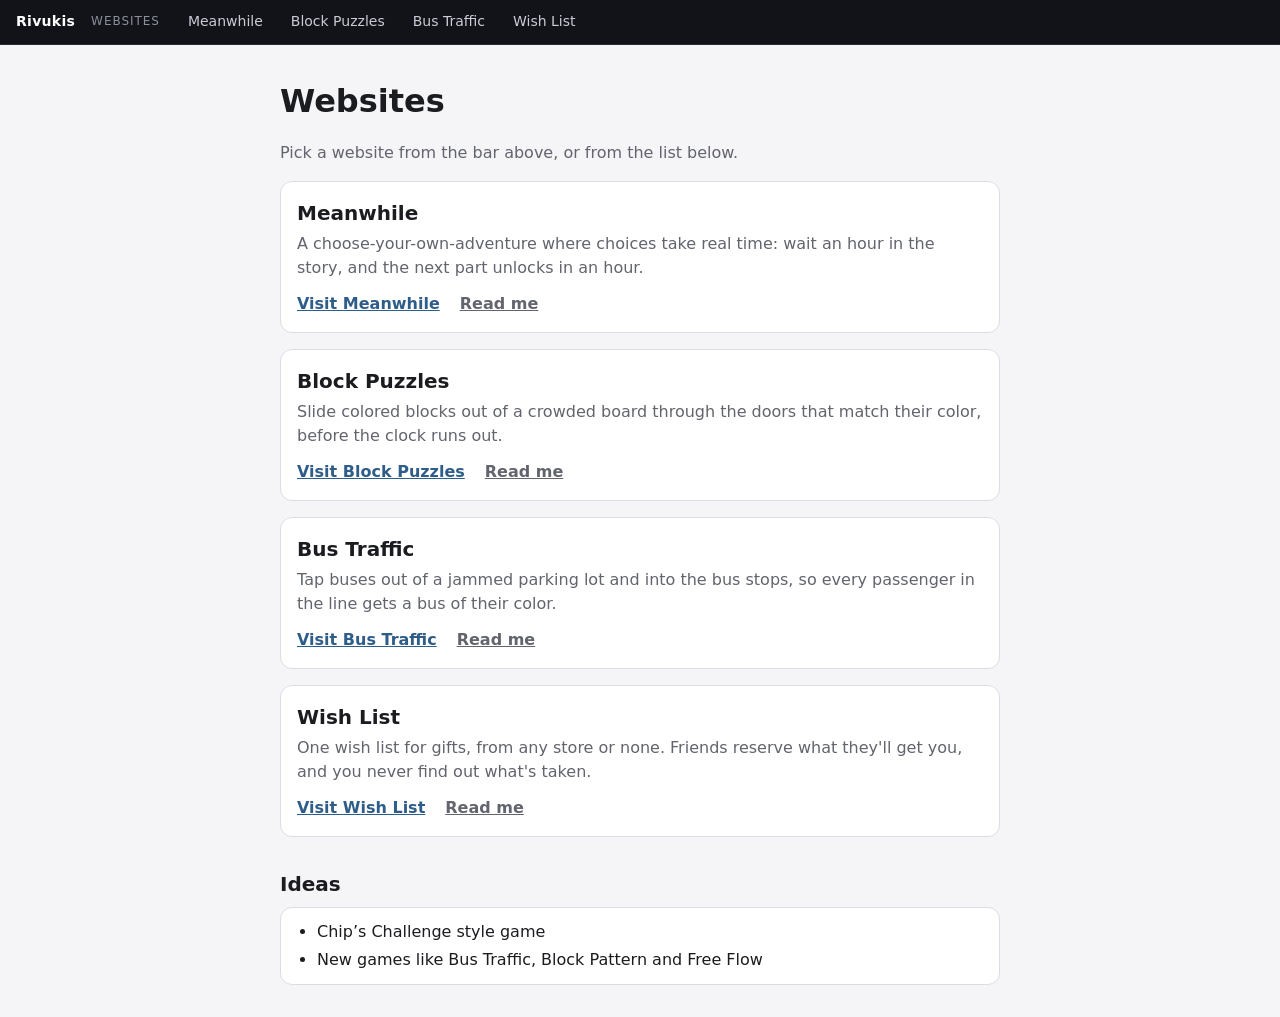
<file: index.html>
<!doctype html>
<html lang="en">
<head>
  <meta charset="utf-8">
  <meta name="viewport" content="width=device-width, initial-scale=1">
  <title>Rivukis</title>
  <link rel="icon" href="data:image/svg+xml,%3Csvg xmlns=%27http://www.w3.org/2000/svg%27 viewBox=%270 0 32 32%27%3E%3Crect width=%2732%27 height=%2732%27 rx=%277%27 fill=%27%23111318%27/%3E%3Ctext x=%2716%27 y=%2722%27 font-family=%27sans-serif%27 font-size=%2716%27 font-weight=%27700%27 fill=%27white%27 text-anchor=%27middle%27%3ER%3C/text%3E%3C/svg%3E">
  <link rel="stylesheet" href="shell/home.css?v=6b03668e73e40013d6fa064404192785b126944e">
  <script src="shell/home.js?v=6b03668e73e40013d6fa064404192785b126944e" defer></script>
  <script src="shell/bar.js?v=6b03668e73e40013d6fa064404192785b126944e" defer></script>
</head>
<body>
  <main>
    <h1>Websites</h1>
    <p class="intro">Pick a website from the bar above, or from the list below.</p>
    <div id="sites"></div>
    <section class="ideas" aria-labelledby="ideas-heading">
      <h2 id="ideas-heading">Ideas</h2>
      <ul class="idea-list">
        <li>Chip’s Challenge style game</li>
        <li>New games like Bus Traffic, Block Pattern and Free Flow</li>
      </ul>
    </section>
  </main>
  <noscript>This site needs JavaScript to run.</noscript>
</body>
</html>
</file>
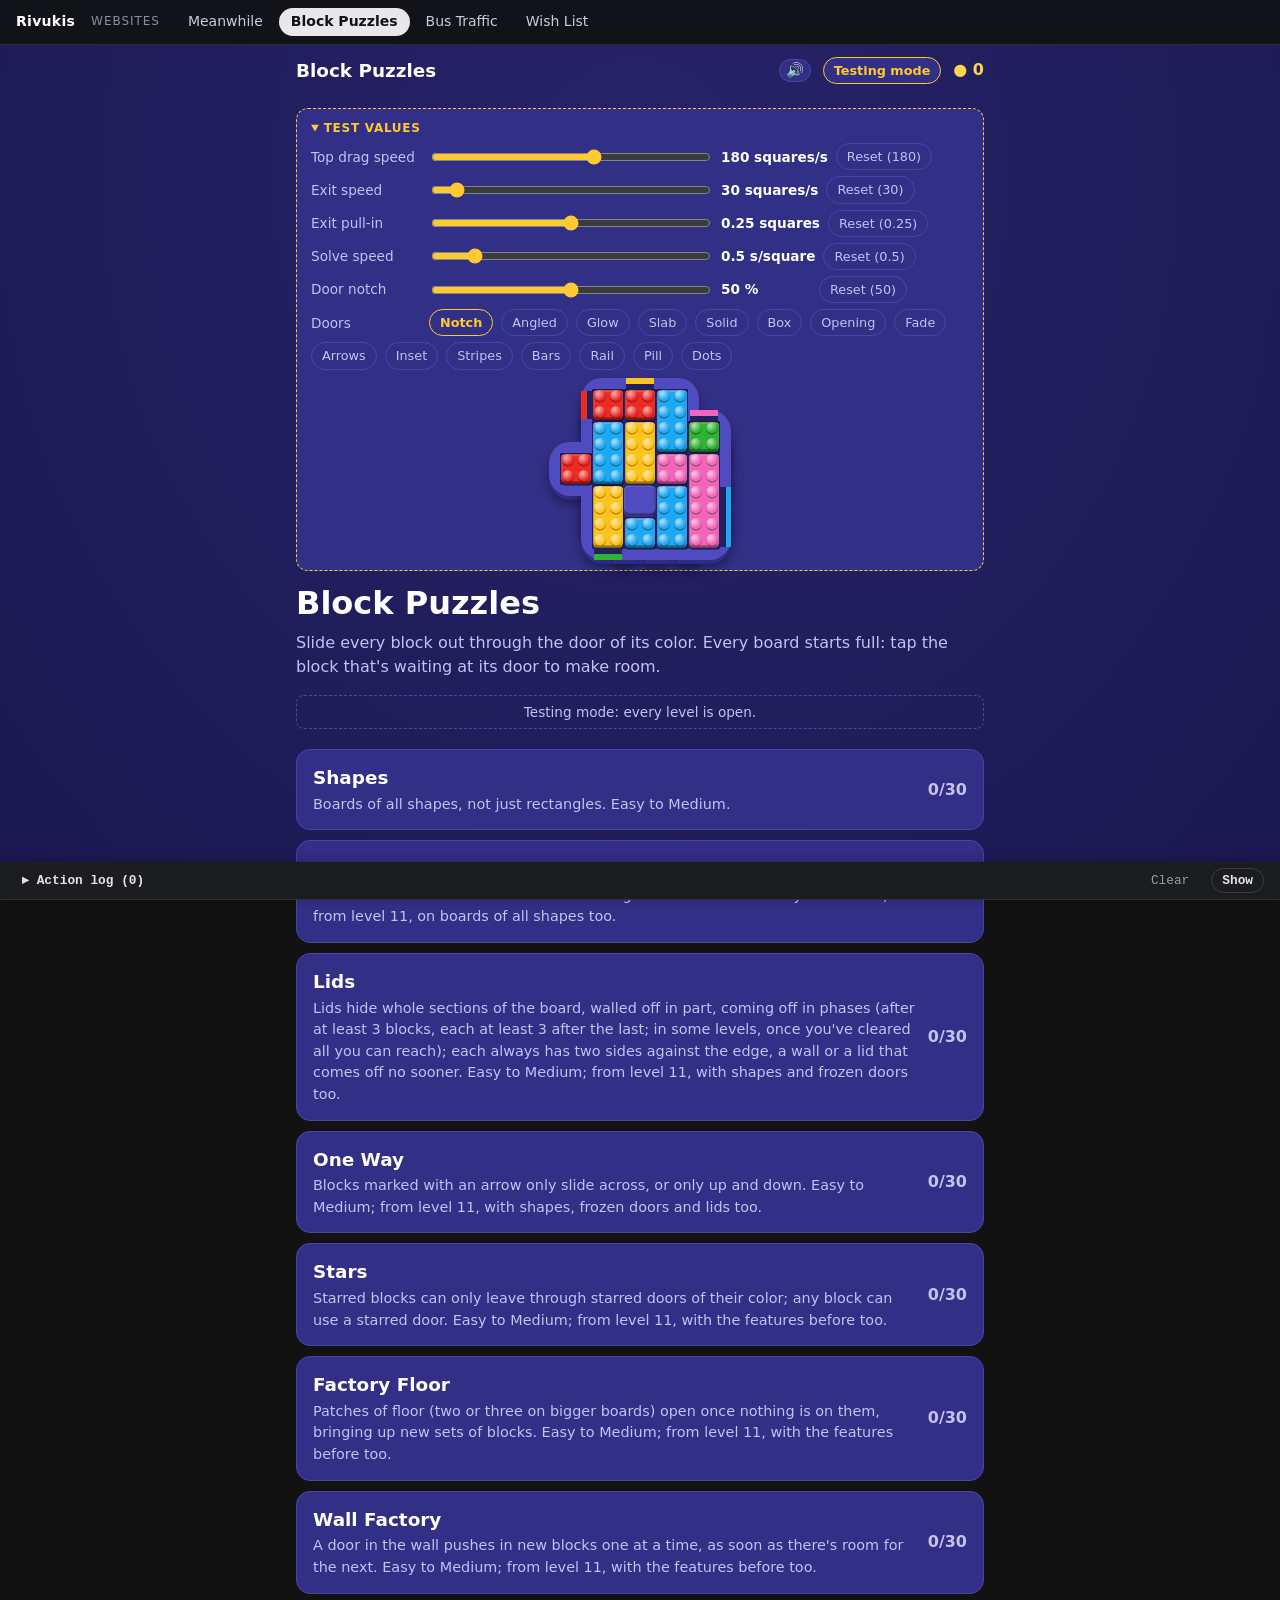
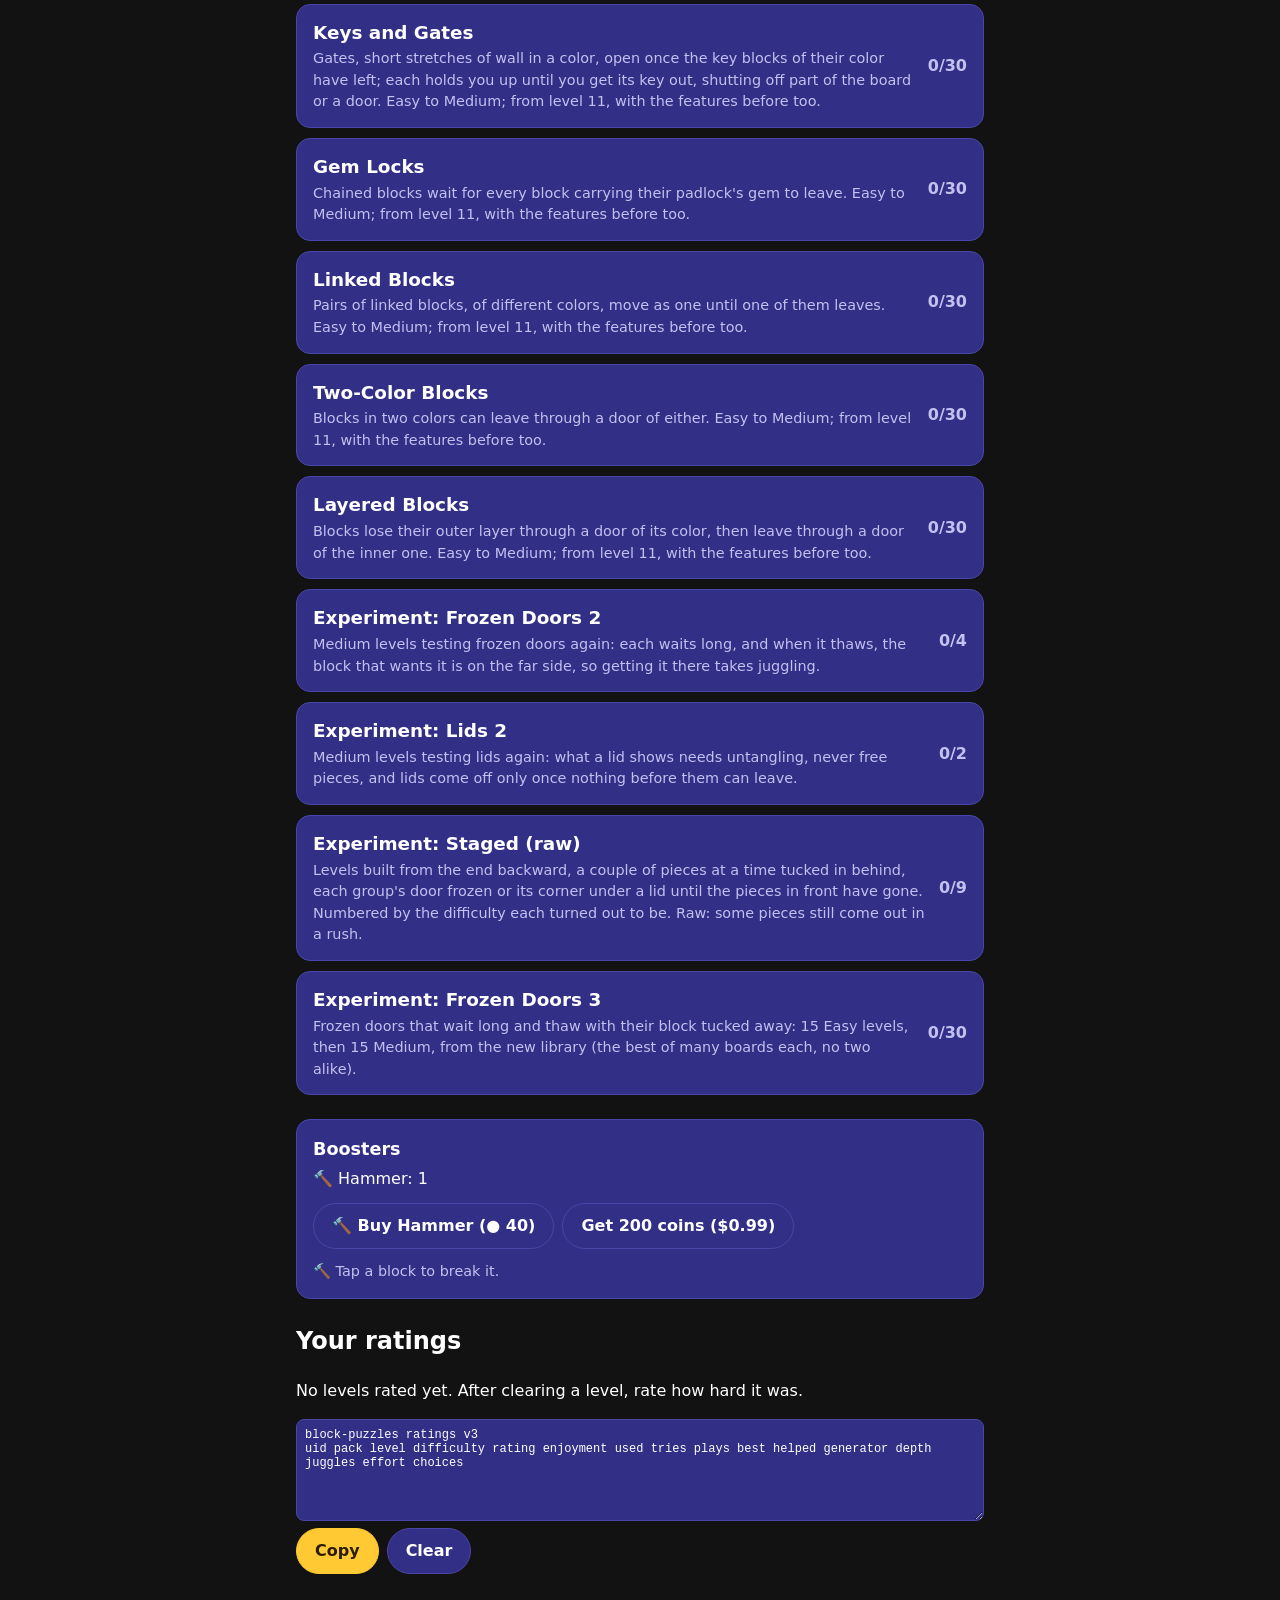
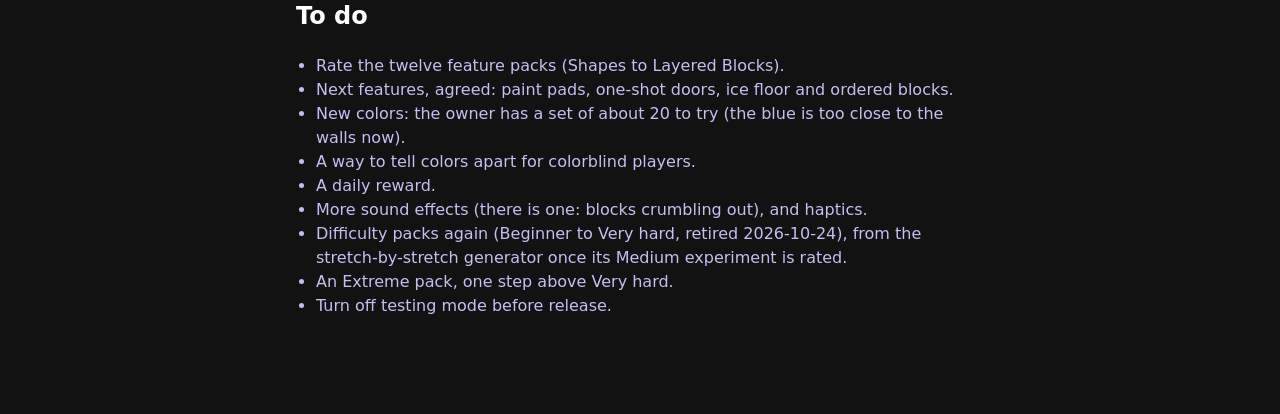
<file: block-puzzles/index.html>
<!doctype html>
<html lang="en" data-build="6b03668e73e40013d6fa064404192785b126944e">
<head>
  <meta charset="utf-8">
  <meta name="viewport" content="width=device-width, initial-scale=1">
  <title>Block Puzzles</title>
  <link rel="icon" href="data:image/svg+xml,%3Csvg xmlns=%27http://www.w3.org/2000/svg%27 viewBox=%270 0 32 32%27%3E%3Crect x=%272%27 y=%272%27 width=%2716%27 height=%2712%27 rx=%273%27 fill=%27%23e5484d%27/%3E%3Crect x=%2714%27 y=%2716%27 width=%2716%27 height=%2714%27 rx=%273%27 fill=%27%233e7bfa%27/%3E%3C/svg%3E">
  <link rel="stylesheet" href="styles.css?v=6b03668e73e40013d6fa064404192785b126944e">
  <script src="app.js?v=6b03668e73e40013d6fa064404192785b126944e" defer></script>
  <script src="../shell/bar.js?v=6b03668e73e40013d6fa064404192785b126944e" defer></script>
</head>
<body>
  <div id="app"></div>
  <noscript>This site needs JavaScript to run.</noscript>
</body>
</html>
</file>
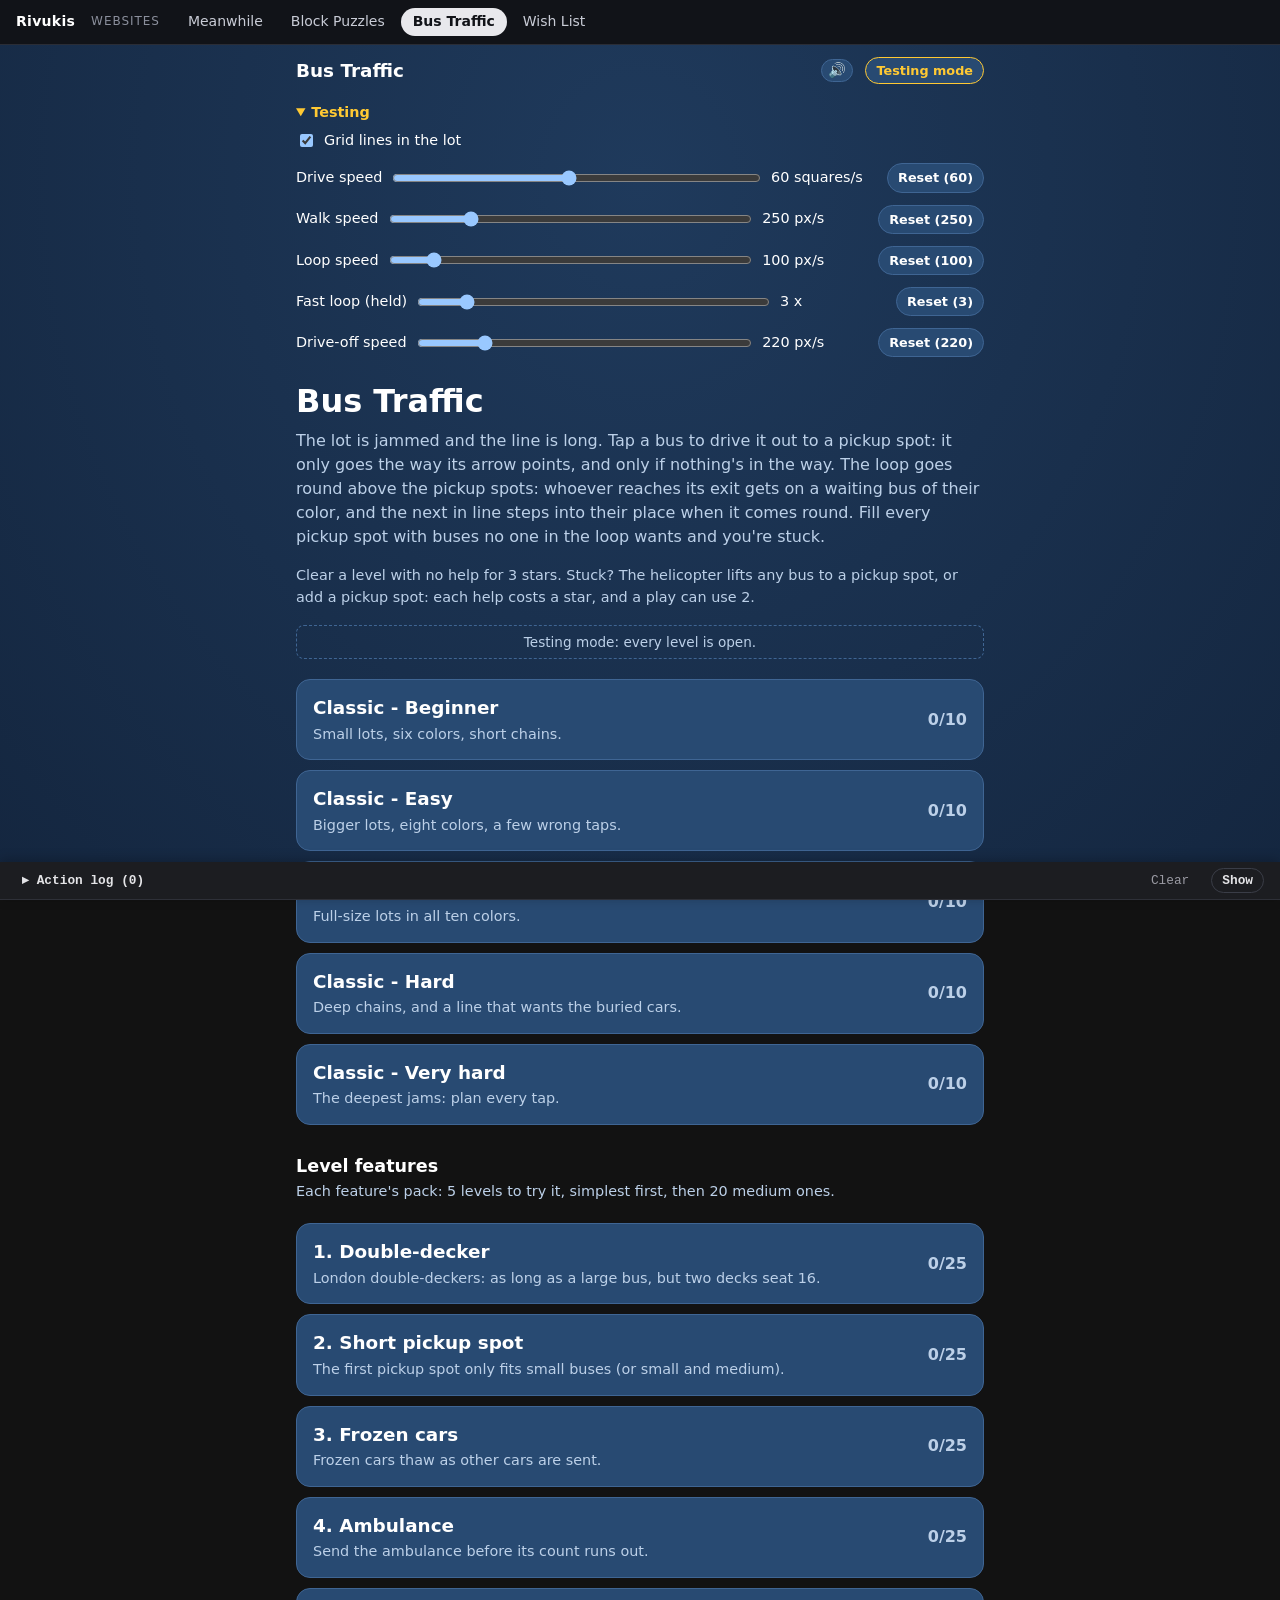
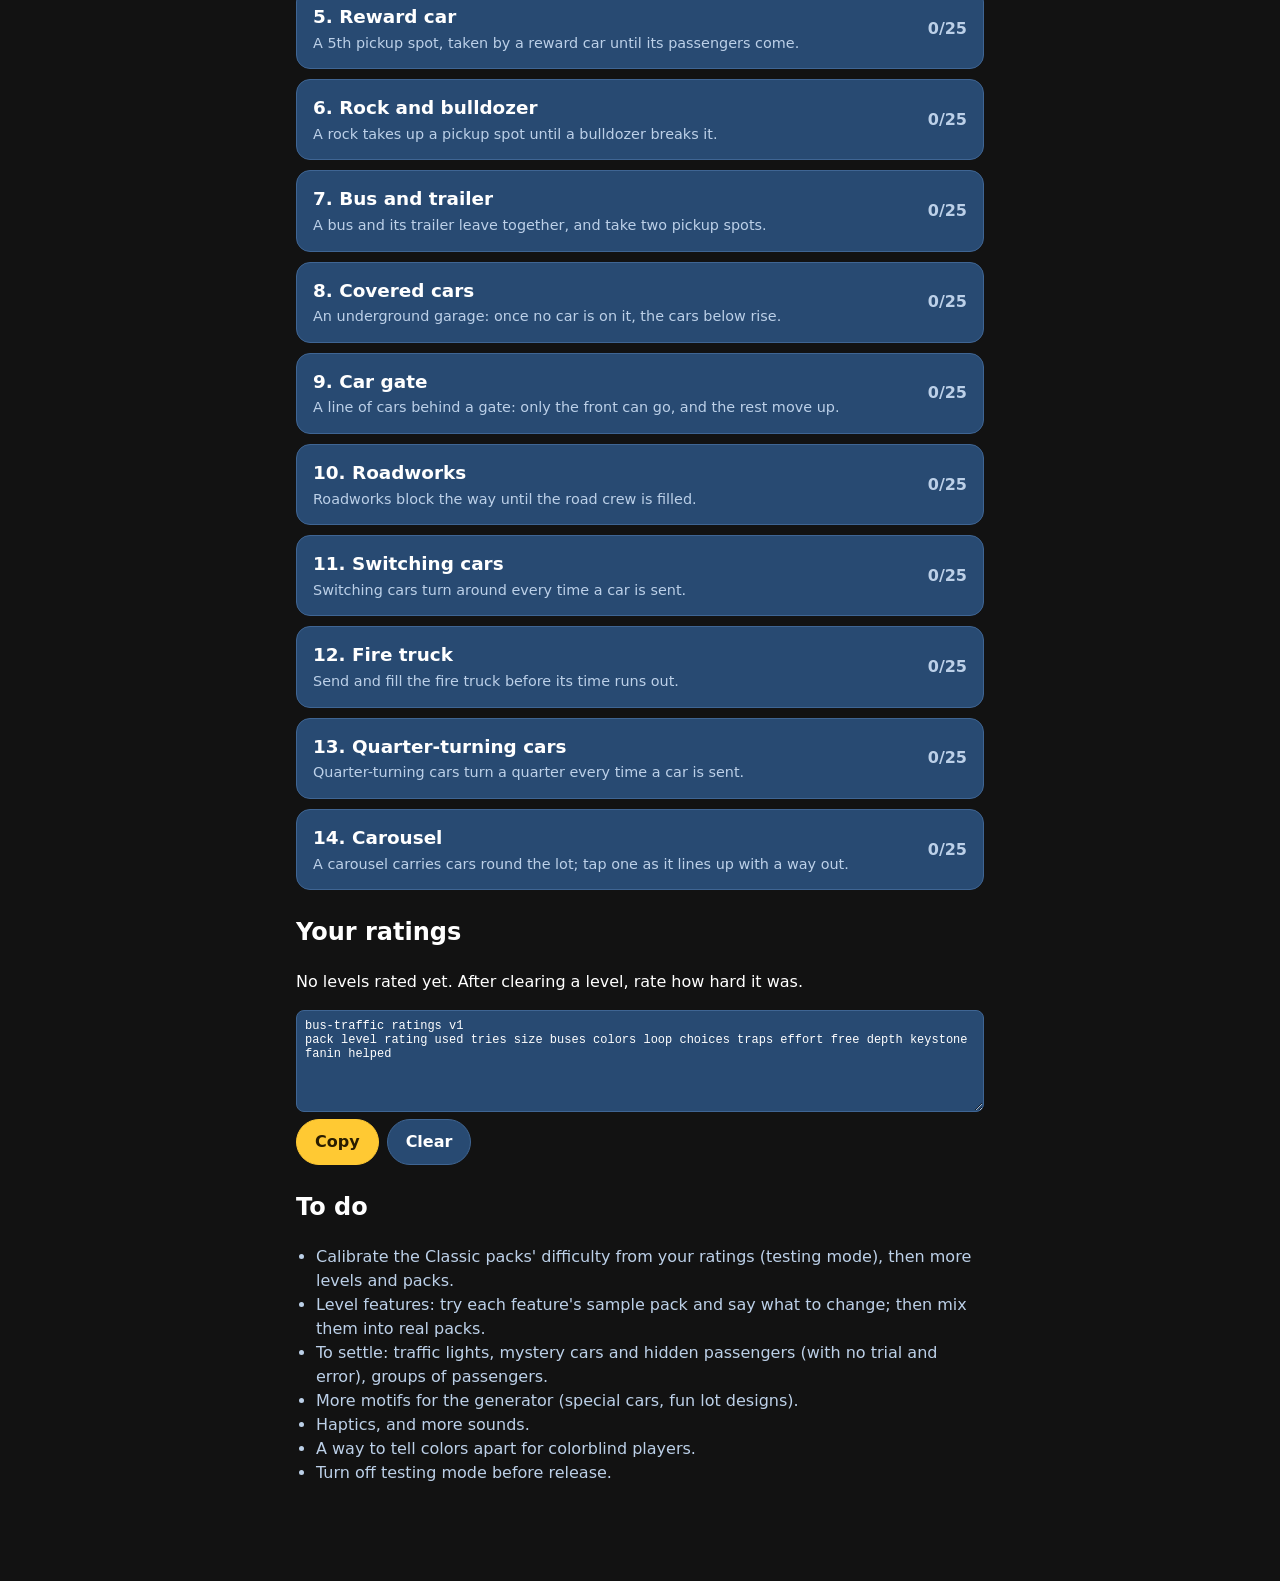
<file: bus-traffic/index.html>
<!doctype html>
<html lang="en" data-build="6b03668e73e40013d6fa064404192785b126944e">
<head>
  <meta charset="utf-8">
  <meta name="viewport" content="width=device-width, initial-scale=1">
  <title>Bus Traffic</title>
  <link rel="icon" href="data:image/svg+xml,%3Csvg xmlns=%27http://www.w3.org/2000/svg%27 viewBox=%270 0 32 32%27%3E%3Crect x=%279%27 y=%272%27 width=%2714%27 height=%2728%27 rx=%274%27 fill=%27%23fbc31c%27/%3E%3Crect x=%2711%27 y=%275%27 width=%2710%27 height=%275%27 rx=%271.5%27 fill=%27%231d2540%27/%3E%3C/svg%3E">
  <link rel="stylesheet" href="styles.css?v=6b03668e73e40013d6fa064404192785b126944e">
  <script src="app.js?v=6b03668e73e40013d6fa064404192785b126944e" defer></script>
  <script src="../shell/bar.js?v=6b03668e73e40013d6fa064404192785b126944e" defer></script>
</head>
<body>
  <div id="app"></div>
  <noscript>This site needs JavaScript to run.</noscript>
</body>
</html>
</file>
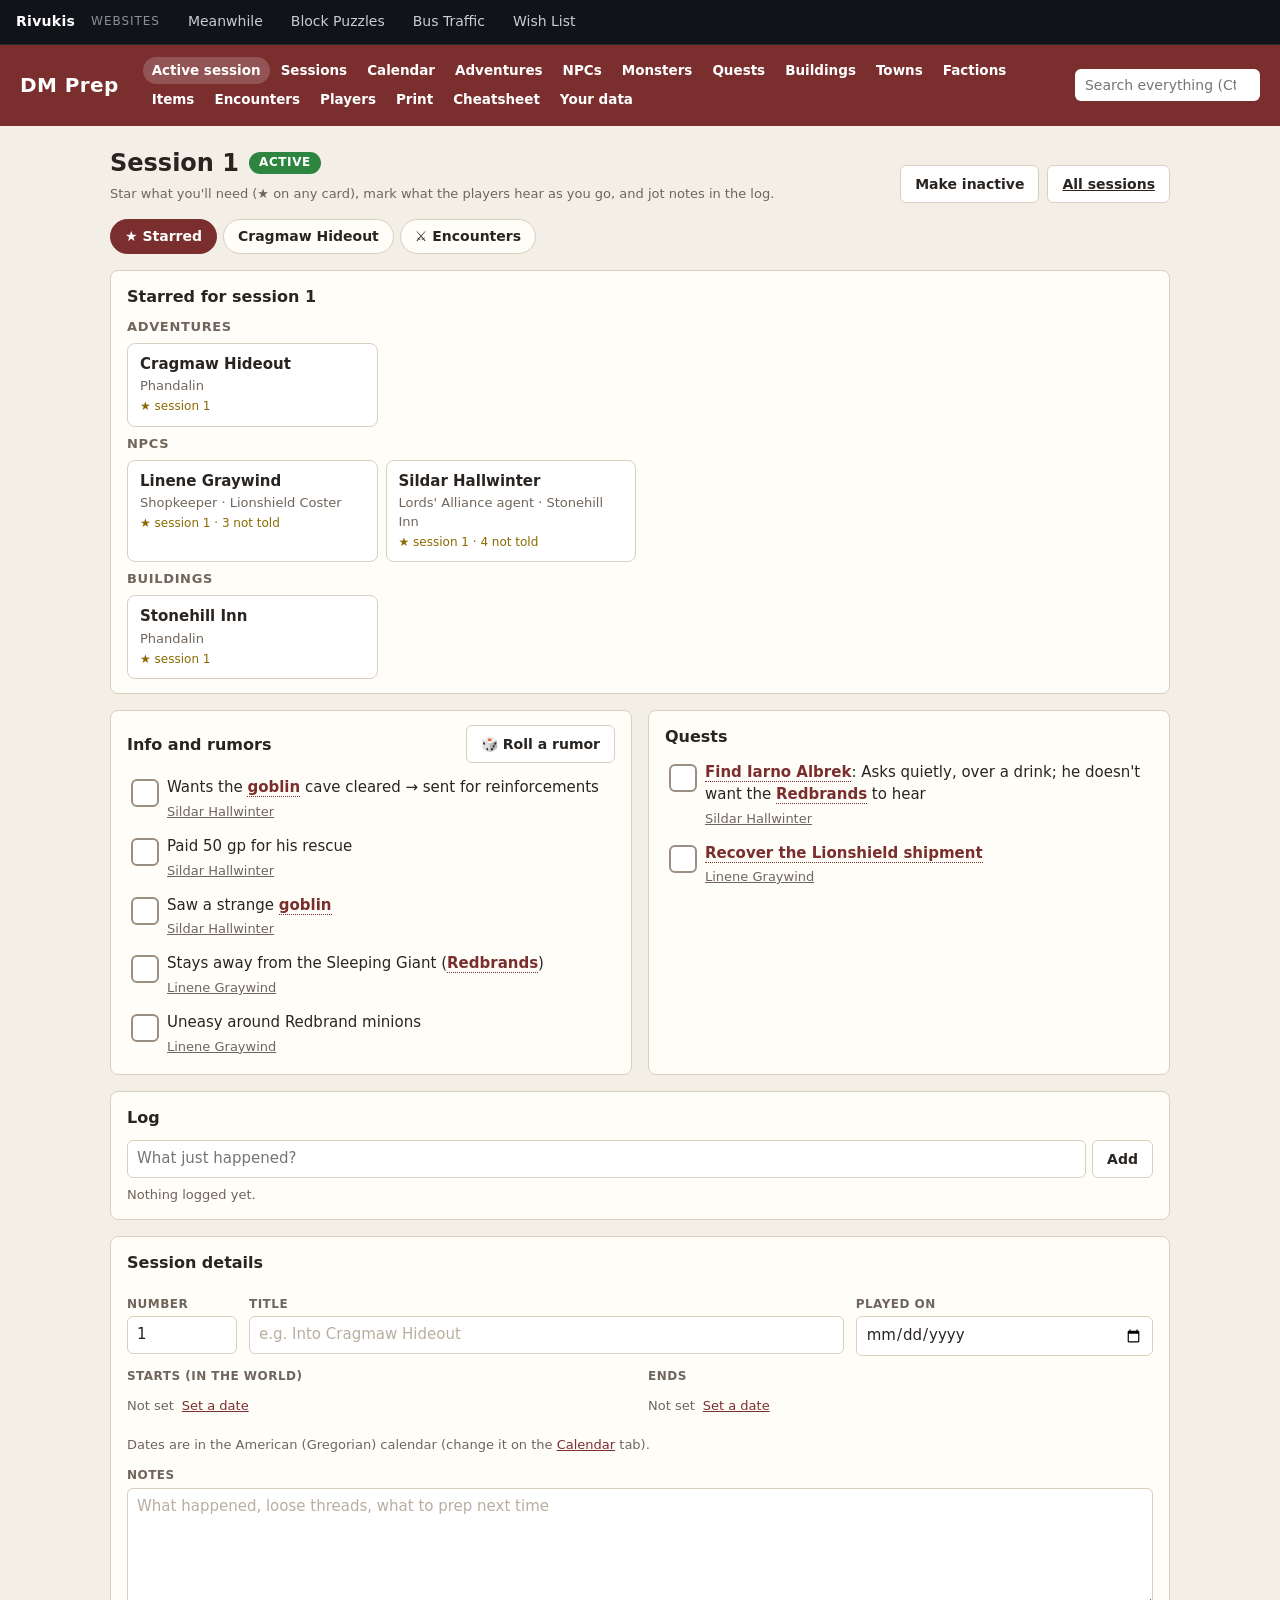
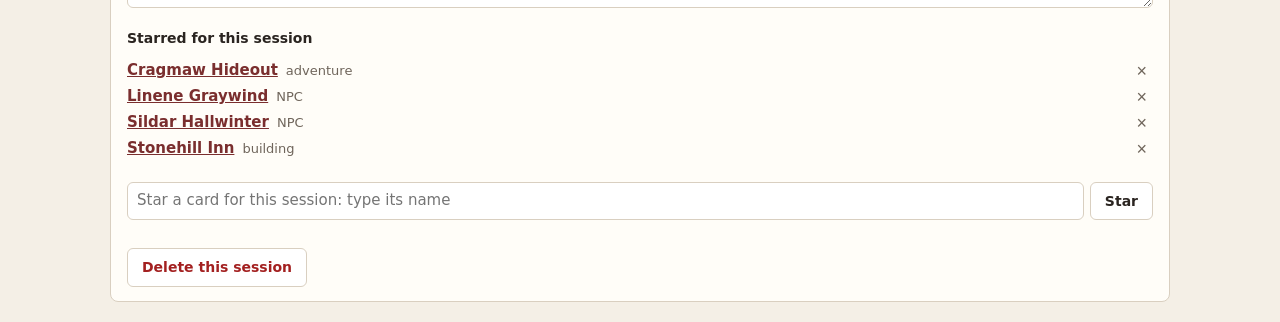
<file: dm-prep/index.html>
<!doctype html>
<html lang="en" data-build="741ed1dd3f05d5b32c3f8fe6263530a56f1e2af3">
<head>
  <meta charset="utf-8">
  <meta name="viewport" content="width=device-width, initial-scale=1">
  <title>DM Prep</title>
  <link rel="icon" href="data:image/svg+xml,%3Csvg xmlns=%27http://www.w3.org/2000/svg%27 viewBox=%270 0 32 32%27%3E%3Cpath d=%27M16 2 29 9.5v13L16 30 3 22.5v-13z%27 fill=%27%237a2e2e%27/%3E%3Cpath d=%27M16 8 23 20H9z%27 fill=%27none%27 stroke=%27%23f4e9d8%27 stroke-width=%272%27/%3E%3C/svg%3E">
  <link rel="stylesheet" href="styles.css?v=741ed1dd3f05d5b32c3f8fe6263530a56f1e2af3">
  <script src="app.js?v=741ed1dd3f05d5b32c3f8fe6263530a56f1e2af3" defer></script>
  <script src="../shell/bar.js?v=741ed1dd3f05d5b32c3f8fe6263530a56f1e2af3" defer></script>
</head>
<body>
  <div id="app"></div>
  <noscript>This site needs JavaScript to run.</noscript>
</body>
</html>
</file>
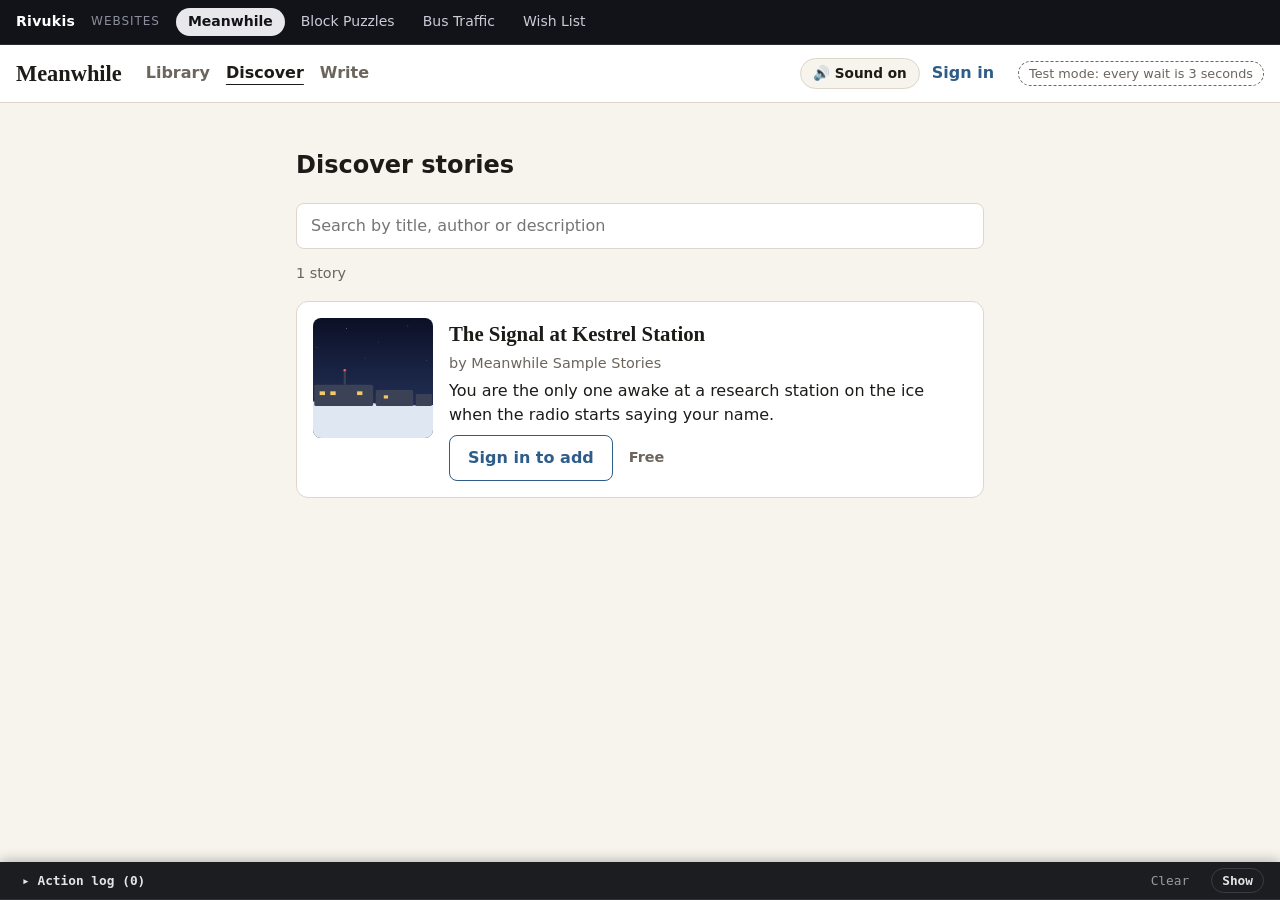
<file: meanwhile/index.html>
<!doctype html>
<html lang="en" data-build="6b03668e73e40013d6fa064404192785b126944e">
<head>
  <meta charset="utf-8">
  <meta name="viewport" content="width=device-width, initial-scale=1">
  <title>Meanwhile</title>
  <link rel="icon" href="data:image/svg+xml,%3Csvg xmlns=%27http://www.w3.org/2000/svg%27 viewBox=%270 0 32 32%27%3E%3Ccircle cx=%2716%27 cy=%2716%27 r=%2714%27 fill=%27%232f5d8a%27/%3E%3Cpath d=%27M16 8v8l5 4%27 stroke=%27white%27 stroke-width=%273%27 fill=%27none%27 stroke-linecap=%27round%27/%3E%3C/svg%3E">
  <link rel="stylesheet" href="styles.css?v=6b03668e73e40013d6fa064404192785b126944e">
  <script src="app.js?v=6b03668e73e40013d6fa064404192785b126944e" defer></script>
  <script src="../shell/bar.js?v=6b03668e73e40013d6fa064404192785b126944e" defer></script>
</head>
<body>
  <div id="app"></div>
  <noscript>This site needs JavaScript to run.</noscript>
</body>
</html>
</file>
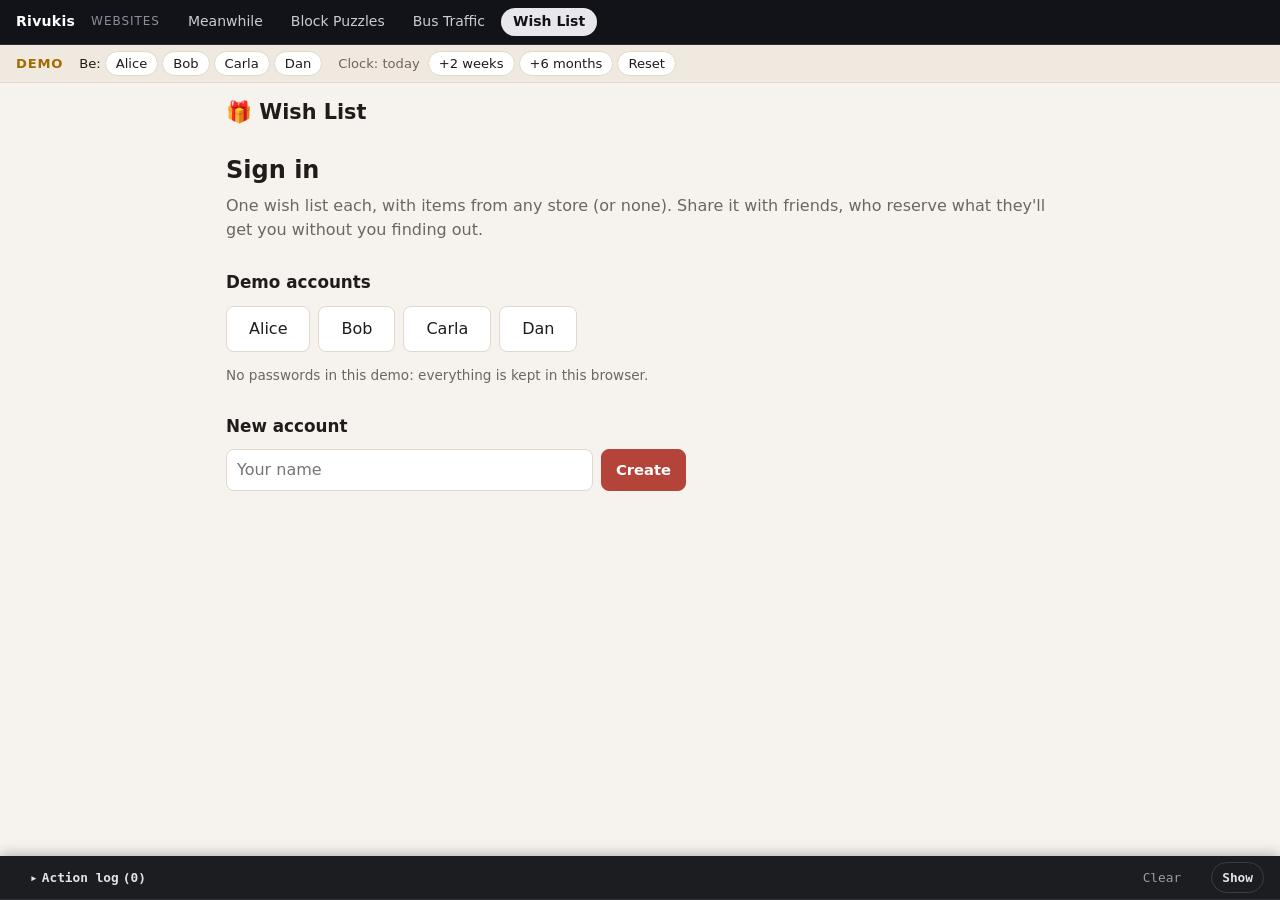
<file: wish-list/index.html>
<!doctype html>
<html lang="en" data-build="6b03668e73e40013d6fa064404192785b126944e">
<head>
  <meta charset="utf-8">
  <meta name="viewport" content="width=device-width, initial-scale=1">
  <title>Wish List</title>
  <link rel="icon" href="data:image/svg+xml,%3Csvg xmlns=%27http://www.w3.org/2000/svg%27 viewBox=%270 0 32 32%27%3E%3Crect x=%274%27 y=%2712%27 width=%2724%27 height=%2716%27 rx=%272%27 fill=%27%23b4443a%27/%3E%3Crect x=%272%27 y=%278%27 width=%2728%27 height=%276%27 rx=%272%27 fill=%27%23d0574b%27/%3E%3Crect x=%2714%27 y=%278%27 width=%274%27 height=%2720%27 fill=%27%23f2c14e%27/%3E%3C/svg%3E">
  <link rel="stylesheet" href="styles.css?v=6b03668e73e40013d6fa064404192785b126944e">
  <script src="app.js?v=6b03668e73e40013d6fa064404192785b126944e" defer></script>
  <script src="../shell/bar.js?v=6b03668e73e40013d6fa064404192785b126944e" defer></script>
</head>
<body>
  <div id="app"></div>
  <noscript>This site needs JavaScript to run.</noscript>
</body>
</html>
</file>
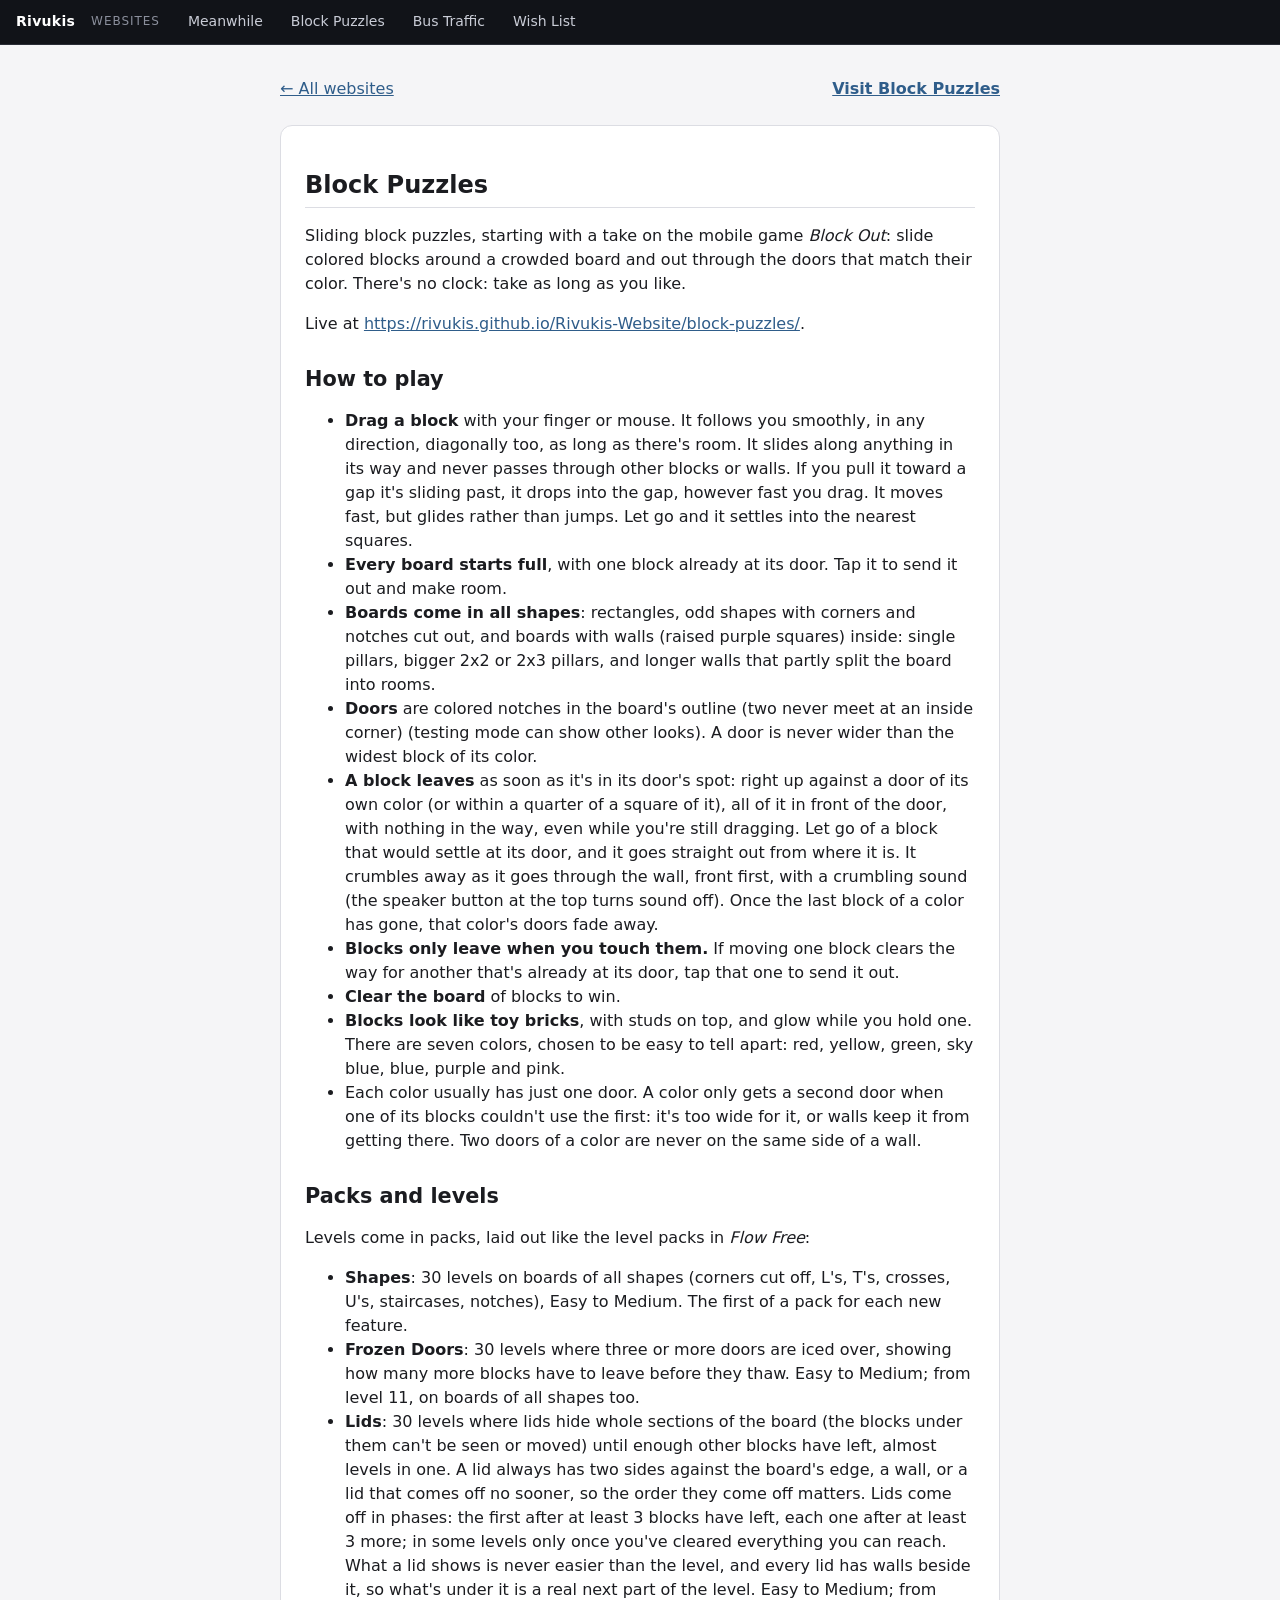
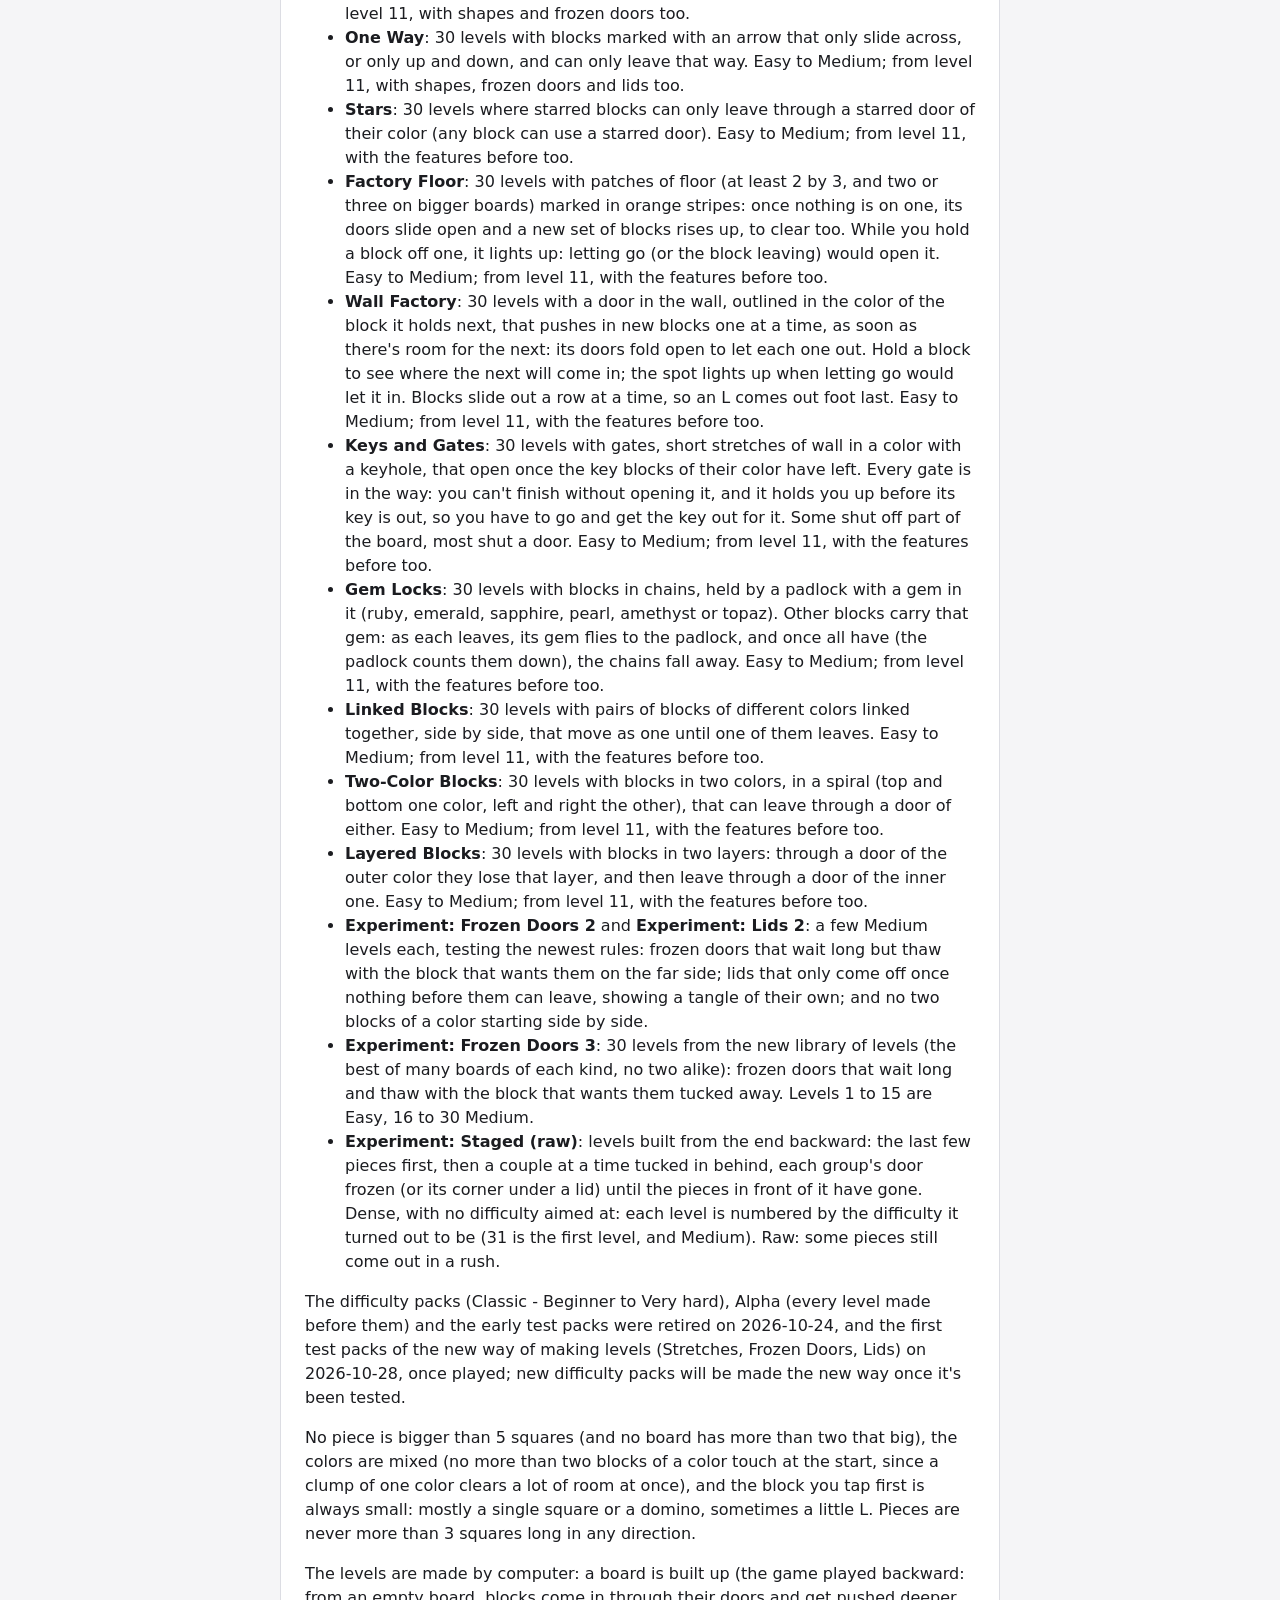
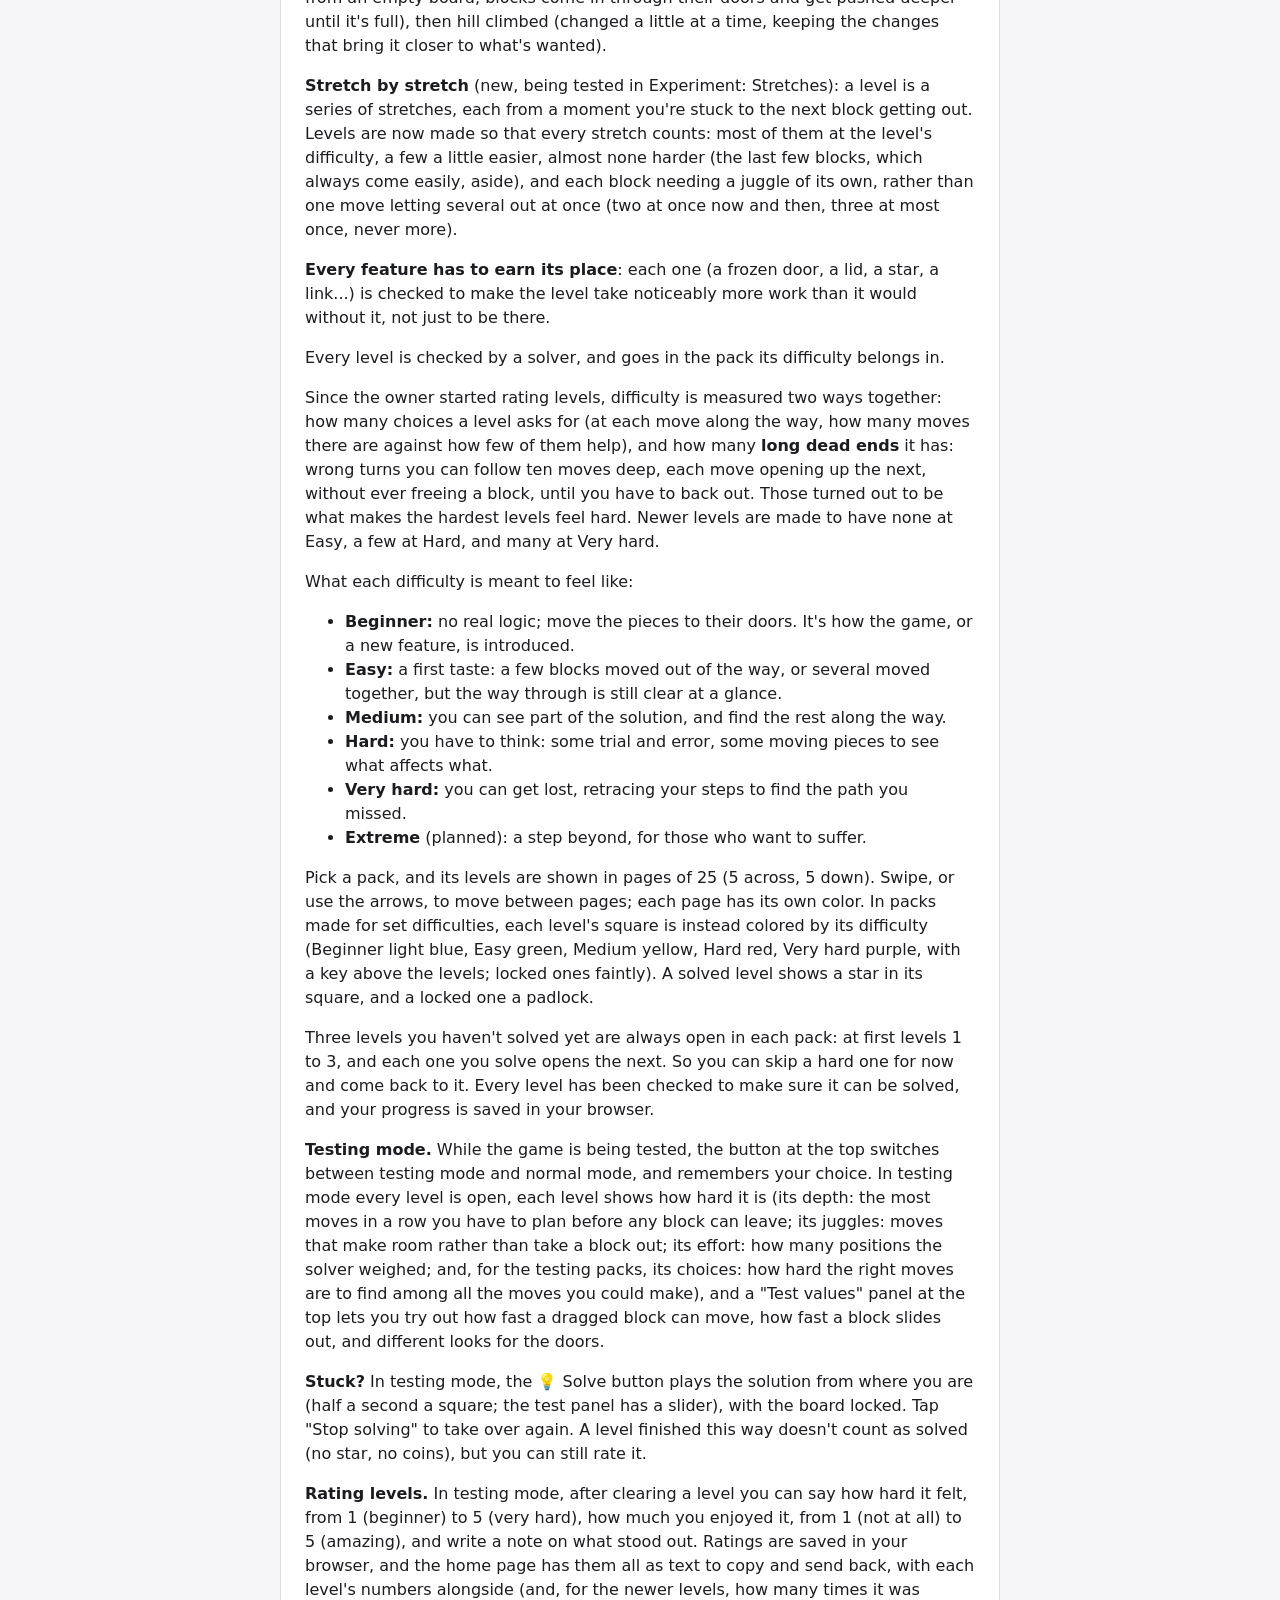
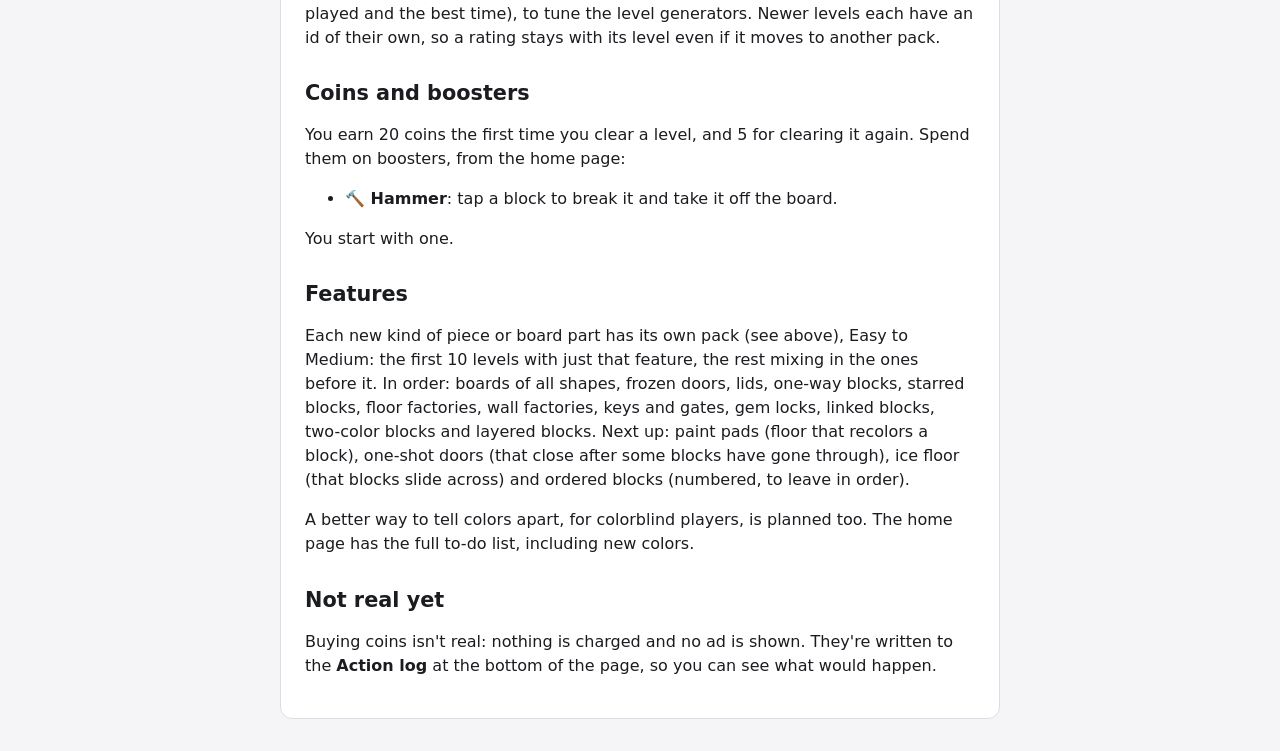
<file: shell/readmes/block-puzzles.html>
<!doctype html>
<html lang="en">
<head>
  <meta charset="utf-8">
  <meta name="viewport" content="width=device-width, initial-scale=1">
  <title>Block Puzzles readme</title>
  <link rel="icon" href="data:image/svg+xml,%3Csvg xmlns=%27http://www.w3.org/2000/svg%27 viewBox=%270 0 32 32%27%3E%3Crect width=%2732%27 height=%2732%27 rx=%277%27 fill=%27%23111318%27/%3E%3Ctext x=%2716%27 y=%2722%27 font-family=%27sans-serif%27 font-size=%2716%27 font-weight=%27700%27 fill=%27white%27 text-anchor=%27middle%27%3ER%3C/text%3E%3C/svg%3E">
  <link rel="stylesheet" href="../home.css?v=6b03668e73e40013d6fa064404192785b126944e">
  <script src="../../shell/bar.js?v=6b03668e73e40013d6fa064404192785b126944e" defer></script>
</head>
<body>
  <main>
    <nav class="readme-nav">
      <a href="../../">← All websites</a>
      <a class="visit" href="../../block-puzzles/">Visit Block Puzzles</a>
    </nav>
    <article class="readme">
<h1>Block Puzzles</h1>
<p>Sliding block puzzles, starting with a take on the mobile game <em>Block Out</em>:
slide colored blocks around a crowded board and out through the doors that
match their color. There&#39;s no clock: take as long as you like.</p>
<p>Live at <a href="https://rivukis.github.io/Rivukis-Website/block-puzzles/" target="_blank" rel="noopener">https://rivukis.github.io/Rivukis-Website/block-puzzles/</a>.</p>
<h2>How to play</h2>
<ul>
<li><strong>Drag a block</strong> with your finger or mouse. It follows you smoothly, in
any direction, diagonally too, as long as there&#39;s room. It slides along
anything in its way and never passes through other blocks or walls. If
you pull it toward a gap it&#39;s sliding past, it drops into the gap,
however fast you drag. It moves fast, but glides rather than jumps. Let
go and it settles into the nearest squares.</li>
<li><strong>Every board starts full</strong>, with one block already at its door. Tap it
to send it out and make room.</li>
<li><strong>Boards come in all shapes</strong>: rectangles, odd shapes with corners and
notches cut out, and boards with walls (raised purple squares) inside:
single pillars, bigger 2x2 or 2x3 pillars, and longer walls that partly
split the board into rooms.</li>
<li><strong>Doors</strong> are colored notches in the board&#39;s outline (two never meet at
an inside corner) (testing mode can
show other looks). A door is never wider than the widest block of its
color.</li>
<li><strong>A block leaves</strong> as soon as it&#39;s in its door&#39;s spot: right up against
a door of its own color (or within a quarter of a square of it), all of
it in front of the door, with nothing in the way, even while you&#39;re
still dragging. Let go of a block that would settle at its door, and it
goes straight out from where it is. It crumbles away as it goes through
the wall, front first, with a crumbling sound (the speaker button at the
top turns sound off). Once the last block of a color has gone, that
color&#39;s doors fade away.</li>
<li><strong>Blocks only leave when you touch them.</strong> If moving one block clears the
way for another that&#39;s already at its door, tap that one to send it out.</li>
<li><strong>Clear the board</strong> of blocks to win.</li>
<li><strong>Blocks look like toy bricks</strong>, with studs on top, and glow while you
hold one. There are seven colors, chosen to be easy to tell apart: red,
yellow, green, sky blue, blue, purple and pink.</li>
<li>Each color usually has just one door. A color only gets a second door
when one of its blocks couldn&#39;t use the first: it&#39;s too wide for it, or
walls keep it from getting there. Two doors of a color are never on
the same side of a wall.</li>
</ul>
<h2>Packs and levels</h2>
<p>Levels come in packs, laid out like the level packs in <em>Flow Free</em>:</p>
<ul>
<li><strong>Shapes</strong>: 30 levels on boards of all shapes (corners cut off, L&#39;s,
T&#39;s, crosses, U&#39;s, staircases, notches), Easy to Medium. The first of a
pack for each new feature.</li>
<li><strong>Frozen Doors</strong>: 30 levels where three or more doors are iced over,
showing how many more blocks have to leave before they thaw. Easy to
Medium; from level 11, on boards of all shapes too.</li>
<li><strong>Lids</strong>: 30 levels where lids hide whole sections of the board (the
blocks under them can&#39;t be seen or moved) until enough other blocks
have left, almost levels in one. A lid always has two sides against the
board&#39;s edge, a wall, or a lid that comes off no sooner, so the order
they come off matters. Lids come off in phases: the first after at
least 3 blocks have left, each one after at least 3 more; in some
levels only once you&#39;ve cleared everything you can reach. What a lid
shows is never easier than the level, and every lid has walls beside
it, so what&#39;s under it is a real next part of the level. Easy to Medium; from level 11,
with shapes and frozen doors too.</li>
<li><strong>One Way</strong>: 30 levels with blocks marked with an arrow that only slide
across, or only up and down, and can only leave that way. Easy to
Medium; from level 11, with shapes, frozen doors and lids too.</li>
<li><strong>Stars</strong>: 30 levels where starred blocks can only leave through a
starred door of their color (any block can use a starred door). Easy to
Medium; from level 11, with the features before too.</li>
<li><strong>Factory Floor</strong>: 30 levels with patches of floor (at least 2 by 3,
and two or three on bigger boards) marked in orange stripes: once
nothing is on one, its doors slide open and a new set of blocks rises
up, to clear too. While you hold a block off one, it lights up: letting
go (or the block leaving) would open it. Easy to Medium; from level
11, with the features before too.</li>
<li><strong>Wall Factory</strong>: 30 levels with a door in the wall, outlined in the
color of the block it holds next, that pushes in new blocks one at a
time, as soon as there&#39;s room for the next: its doors fold open to let
each one out. Hold a block to see where the next will come in; the spot
lights up when letting go would let it in. Blocks slide out a row at a
time, so an L comes out foot last. Easy to Medium; from level 11, with
the features before too.</li>
<li><strong>Keys and Gates</strong>: 30 levels with gates, short stretches of wall in a
color with a keyhole, that open once the key blocks of their color have
left. Every gate is in the way: you can&#39;t finish without opening it,
and it holds you up before its key is out, so you have to go and get
the key out for it. Some shut off part of the board, most shut a door. Easy to Medium; from level 11, with the features before too.</li>
<li><strong>Gem Locks</strong>: 30 levels with blocks in chains, held by a padlock with
a gem in it (ruby, emerald, sapphire, pearl, amethyst or topaz). Other
blocks carry that gem: as each leaves, its gem flies to the padlock,
and once all have (the padlock counts them down), the chains fall away.
Easy to Medium; from level 11, with the features before too.</li>
<li><strong>Linked Blocks</strong>: 30 levels with pairs of blocks of different colors
linked together, side by side, that move as one until one of them
leaves. Easy to Medium;
from level 11, with the features before too.</li>
<li><strong>Two-Color Blocks</strong>: 30 levels with blocks in two colors, in a
spiral (top and bottom one color, left and right the other), that can
leave through a door of either. Easy to Medium; from
level 11, with the features before too.</li>
<li><strong>Layered Blocks</strong>: 30 levels with blocks in two layers: through a door
of the outer color they lose that layer, and then leave through a door
of the inner one. Easy to Medium; from level 11, with the features
before too.</li>
<li><strong>Experiment: Frozen Doors 2</strong> and <strong>Experiment: Lids 2</strong>: a few Medium
levels each, testing the newest rules: frozen doors that wait long but
thaw with the block that wants them on the far side; lids that only come
off once nothing before them can leave, showing a tangle of their own;
and no two blocks of a color starting side by side.</li>
<li><strong>Experiment: Frozen Doors 3</strong>: 30 levels from the new library of
levels (the best of many boards of each kind, no two alike): frozen
doors that wait long and thaw with the block that wants them tucked away.
Levels 1 to 15 are Easy, 16 to 30 Medium.</li>
<li><strong>Experiment: Staged (raw)</strong>: levels built from the end backward: the
last few pieces first, then a couple at a time tucked in behind, each
group&#39;s door frozen (or its corner under a lid) until the pieces in front
of it have gone. Dense, with no difficulty aimed at: each level is
numbered by the difficulty it turned out to be (31 is the first level,
and Medium). Raw: some pieces still come out in a rush.</li>
</ul>
<p>The difficulty packs (Classic - Beginner to Very hard), Alpha (every level
made before them) and the early test packs were retired on 2026-10-24,
and the first test packs of the new way of making levels (Stretches,
Frozen Doors, Lids) on 2026-10-28, once played; new difficulty packs will
be made the new way once it&#39;s been tested.</p>
<p>No piece is bigger than 5 squares (and no board has more than two that
big), the colors are mixed (no more than two blocks of
a color touch at the start, since a clump of one color clears a lot of
room at once), and the block you tap first is always small: mostly a
single square or a domino, sometimes a little L. Pieces are never more
than 3 squares long in any direction.</p>
<p>The levels are made by computer: a board is built up (the game played
backward: from an empty board, blocks come in through their doors and get
pushed deeper until it&#39;s full), then hill climbed (changed a little at a
time, keeping the changes that bring it closer to what&#39;s wanted).</p>
<p><strong>Stretch by stretch</strong> (new, being tested in Experiment: Stretches): a
level is a series of stretches, each from a moment you&#39;re stuck to the
next block getting out. Levels are now made so that every stretch counts:
most of them at the level&#39;s difficulty, a few a little easier, almost
none harder (the last few blocks, which always come easily, aside), and
each block needing a juggle of its own, rather than one move letting
several out at once (two at once now and then, three at most once, never
more).</p>
<p><strong>Every feature has to earn its place</strong>: each one (a frozen door, a lid,
a star, a link...) is checked to make the level take noticeably more
work than it would without it, not just to be there.</p>
<p>Every level is checked by a solver, and goes in the pack its difficulty
belongs in.</p>
<p>Since the owner started rating levels, difficulty is measured two ways
together: how many choices a level asks for (at each move along the way,
how many moves there are against how few of them help), and how many
<strong>long dead ends</strong> it has: wrong turns you can follow ten moves deep, each
move opening up the next, without ever freeing a block, until you have to
back out. Those turned out to be what makes the hardest levels feel hard.
Newer levels are made to have none at Easy, a few at Hard, and many at
Very hard.</p>
<p>What each difficulty is meant to feel like:</p>
<ul>
<li><strong>Beginner:</strong> no real logic; move the pieces to their doors. It&#39;s how the
game, or a new feature, is introduced.</li>
<li><strong>Easy:</strong> a first taste: a few blocks moved out of the way, or several
moved together, but the way through is still clear at a glance.</li>
<li><strong>Medium:</strong> you can see part of the solution, and find the rest along
the way.</li>
<li><strong>Hard:</strong> you have to think: some trial and error, some moving pieces to
see what affects what.</li>
<li><strong>Very hard:</strong> you can get lost, retracing your steps to find the path
you missed.</li>
<li><strong>Extreme</strong> (planned): a step beyond, for those who want to suffer.</li>
</ul>
<p>Pick a pack, and its levels are shown in pages of 25 (5 across, 5
down). Swipe, or use the arrows, to move between pages; each page has its
own color. In packs made for set difficulties, each level&#39;s square is
instead colored by its difficulty (Beginner light blue, Easy green, Medium
yellow, Hard red, Very hard purple, with a key above the levels; locked
ones faintly). A solved
level shows a star in its square, and a locked one a padlock.</p>
<p>Three levels you haven&#39;t solved yet are always open in each pack: at first
levels 1 to 3, and each one you solve opens the next. So you can skip a
hard one for now and come back to it. Every level has been checked to make
sure it can be solved, and your progress is saved in your browser.</p>
<p><strong>Testing mode.</strong> While the game is being tested, the button at the top
switches between testing mode and normal mode, and remembers your choice.
In testing mode every level is open, each level shows how hard it is (its
depth: the most moves in a row you have to plan before any block can
leave; its juggles: moves that make room rather than take a block out;
its effort: how many positions the solver weighed; and, for the testing
packs, its choices: how hard the right moves are to find among all the
moves you could make), and a &quot;Test values&quot;
panel at the top lets you try out how fast a dragged block can move, how
fast a block slides out, and different looks for the doors.</p>
<p><strong>Stuck?</strong> In testing mode, the 💡 Solve button plays the solution from
where you are (half a second a square; the test panel has a slider), with
the board locked. Tap &quot;Stop solving&quot; to take over
again. A level finished this way doesn&#39;t count as solved (no star, no
coins), but you can still rate it.</p>
<p><strong>Rating levels.</strong> In testing mode, after clearing a level you can say how
hard it felt, from 1 (beginner) to 5 (very hard), how much you enjoyed it,
from 1 (not at all) to 5 (amazing), and write a note on what stood out. Ratings are saved in your browser, and the home page has them
all as text to copy and send back, with each level&#39;s numbers alongside
(and, for the newer levels, how many times it was played and the best
time), to tune the level generators. Newer levels each have an id of their
own, so a rating stays with its level even if it moves to another pack.</p>
<h2>Coins and boosters</h2>
<p>You earn 20 coins the first time you clear a level, and 5 for clearing it
again. Spend them on boosters, from the home page:</p>
<ul>
<li><strong>🔨 Hammer</strong>: tap a block to break it and take it off the board.</li>
</ul>
<p>You start with one.</p>
<h2>Features</h2>
<p>Each new kind of piece or board part has its own pack (see above), Easy to
Medium: the first 10 levels with just that feature, the rest mixing in
the ones before it. In order: boards of all shapes, frozen doors, lids,
one-way blocks, starred blocks, floor factories, wall factories, keys and
gates, gem locks, linked blocks, two-color blocks and layered blocks.
Next up: paint pads (floor that recolors a block), one-shot doors (that
close after some blocks have gone through), ice floor (that blocks slide
across) and ordered blocks (numbered, to leave in order).</p>
<p>A better way to tell colors apart, for colorblind players, is planned too.
The home page has the full to-do list, including new colors.</p>
<h2>Not real yet</h2>
<p>Buying coins isn&#39;t real: nothing is
charged and no ad is shown. They&#39;re written to the <strong>Action log</strong> at the
bottom of the page, so you can see what would happen.</p>

    </article>
  </main>
</body>
</html>
</file>
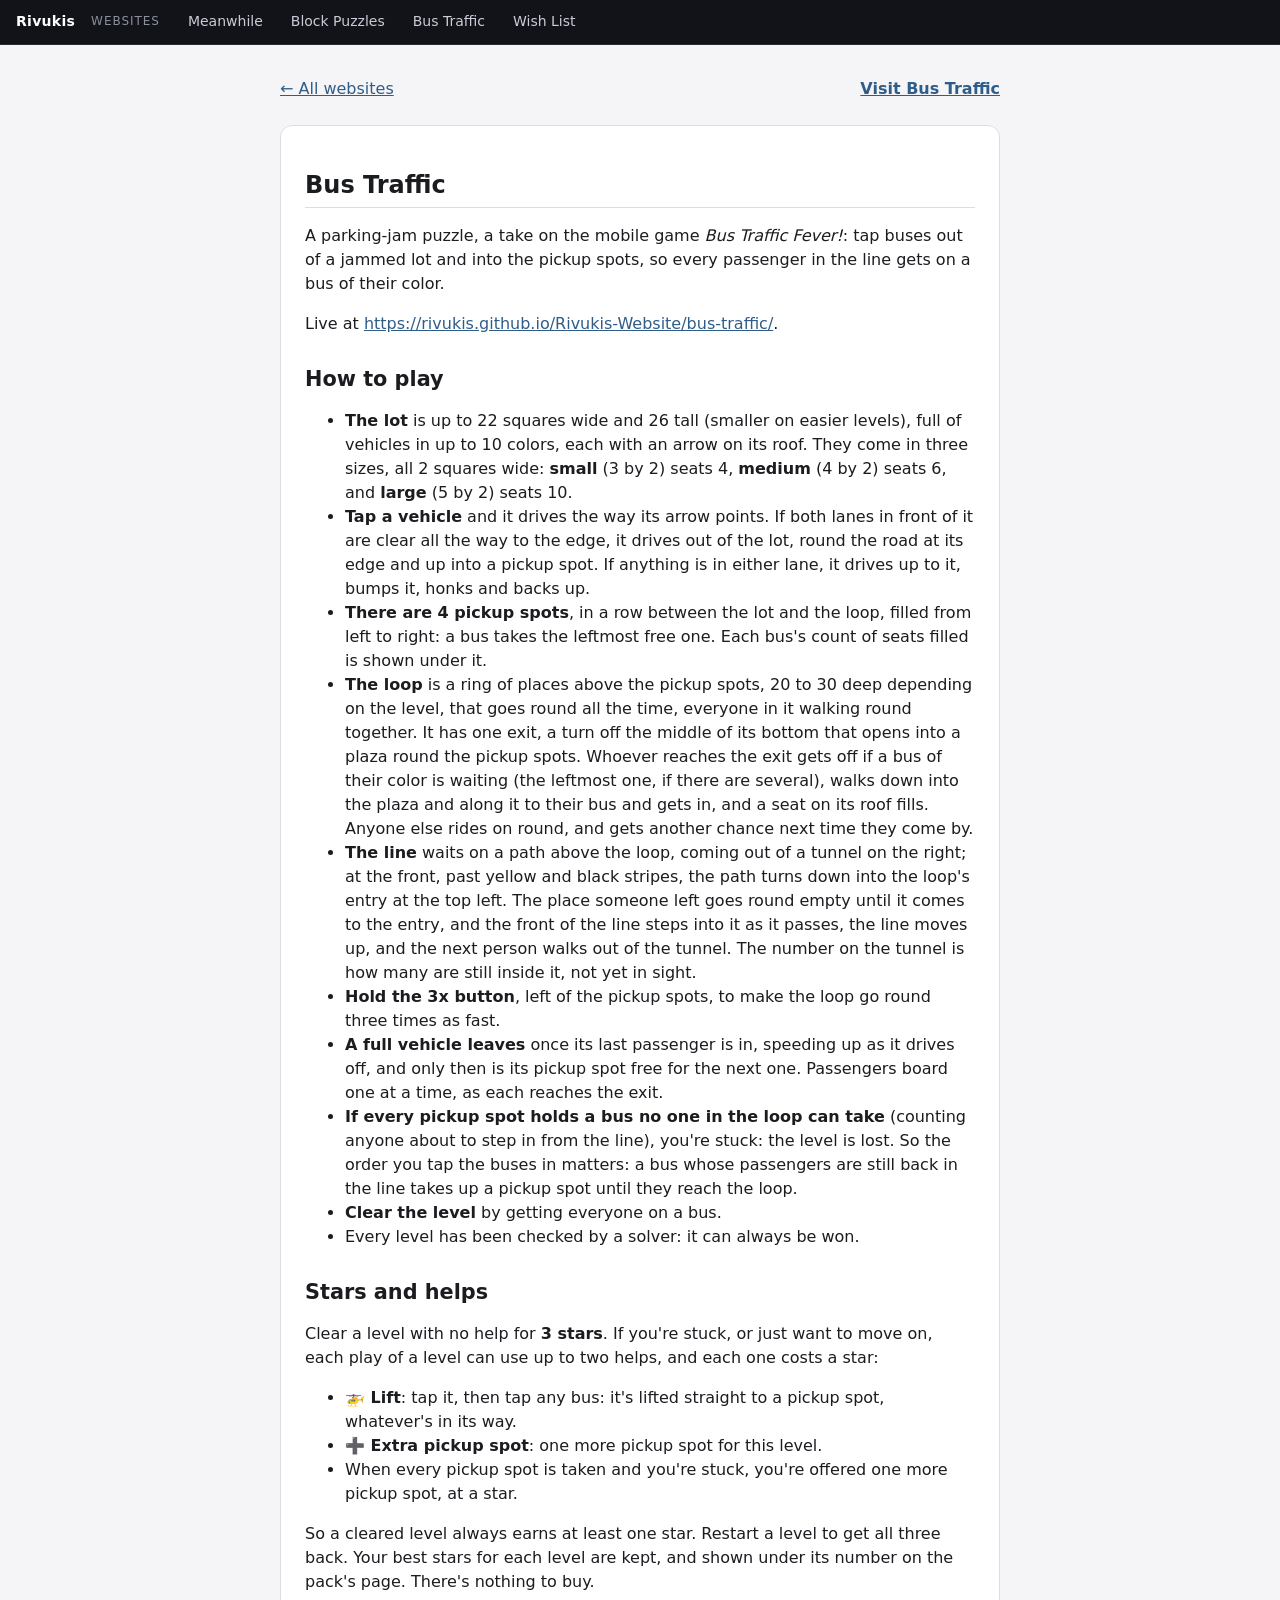
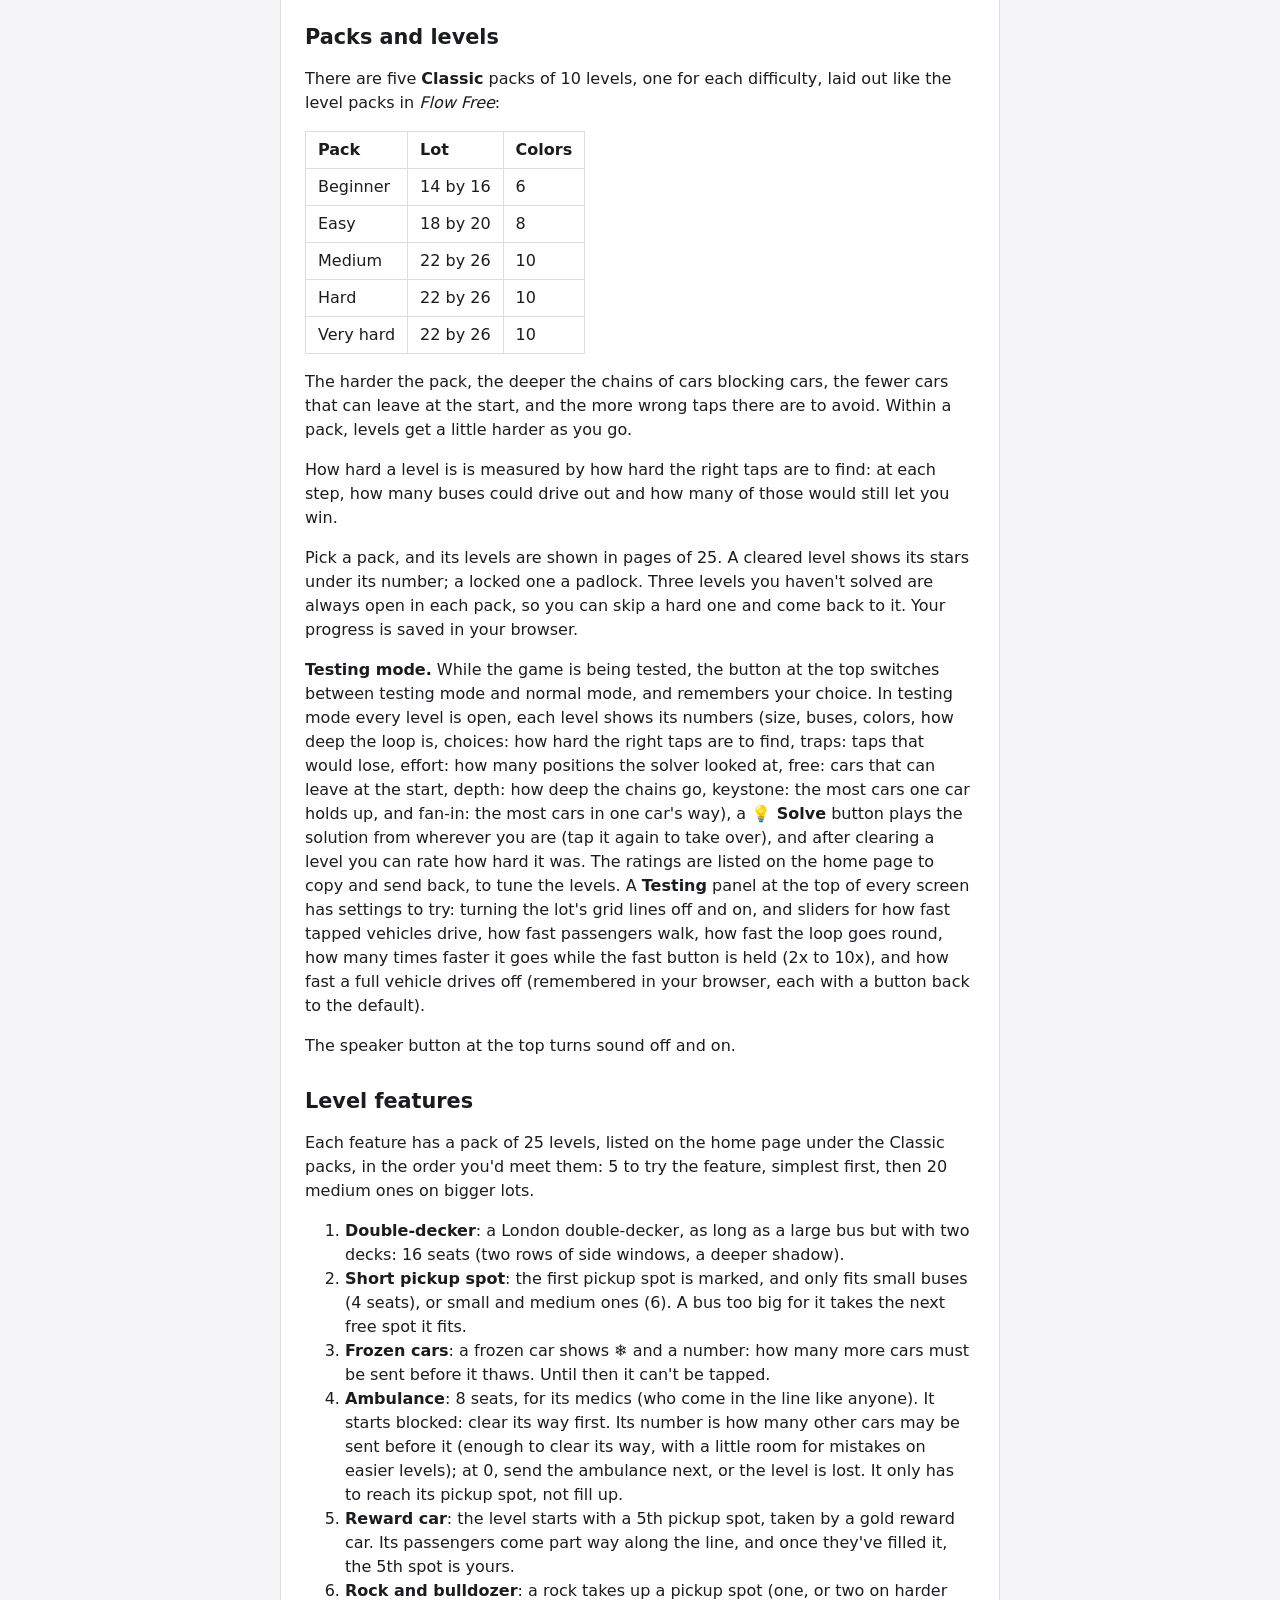
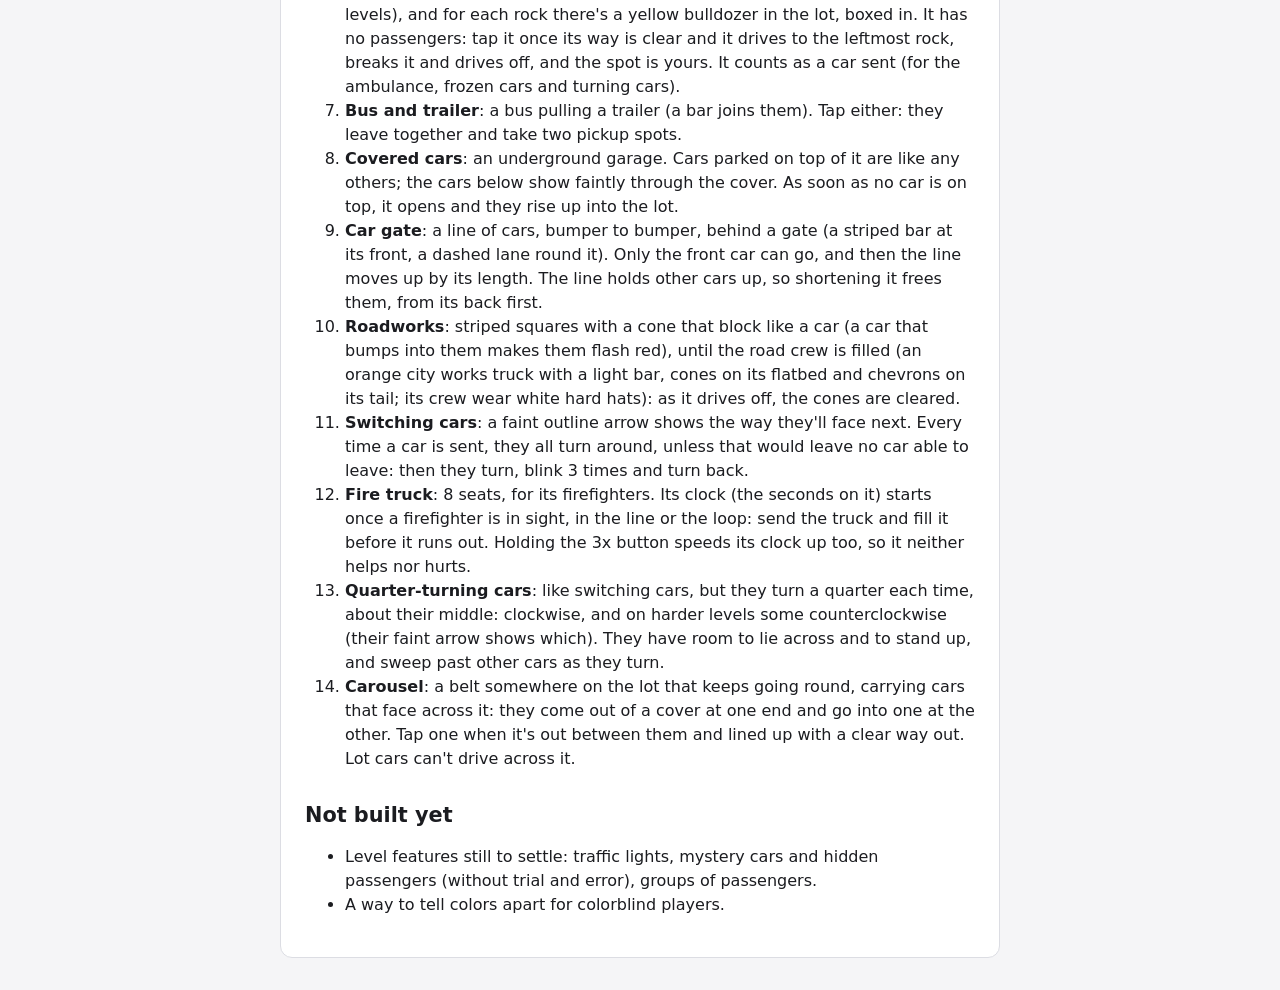
<file: shell/readmes/bus-traffic.html>
<!doctype html>
<html lang="en">
<head>
  <meta charset="utf-8">
  <meta name="viewport" content="width=device-width, initial-scale=1">
  <title>Bus Traffic readme</title>
  <link rel="icon" href="data:image/svg+xml,%3Csvg xmlns=%27http://www.w3.org/2000/svg%27 viewBox=%270 0 32 32%27%3E%3Crect width=%2732%27 height=%2732%27 rx=%277%27 fill=%27%23111318%27/%3E%3Ctext x=%2716%27 y=%2722%27 font-family=%27sans-serif%27 font-size=%2716%27 font-weight=%27700%27 fill=%27white%27 text-anchor=%27middle%27%3ER%3C/text%3E%3C/svg%3E">
  <link rel="stylesheet" href="../home.css?v=6b03668e73e40013d6fa064404192785b126944e">
  <script src="../../shell/bar.js?v=6b03668e73e40013d6fa064404192785b126944e" defer></script>
</head>
<body>
  <main>
    <nav class="readme-nav">
      <a href="../../">← All websites</a>
      <a class="visit" href="../../bus-traffic/">Visit Bus Traffic</a>
    </nav>
    <article class="readme">
<h1>Bus Traffic</h1>
<p>A parking-jam puzzle, a take on the mobile game <em>Bus Traffic Fever!</em>: tap
buses out of a jammed lot and into the pickup spots, so every passenger in
the line gets on a bus of their color.</p>
<p>Live at <a href="https://rivukis.github.io/Rivukis-Website/bus-traffic/" target="_blank" rel="noopener">https://rivukis.github.io/Rivukis-Website/bus-traffic/</a>.</p>
<h2>How to play</h2>
<ul>
<li><strong>The lot</strong> is up to 22 squares wide and 26 tall (smaller on easier
levels), full of vehicles in up to 10 colors, each with an arrow on its roof. They come in three sizes, all 2
squares wide: <strong>small</strong> (3 by 2) seats 4, <strong>medium</strong> (4 by 2) seats 6,
and <strong>large</strong> (5 by 2) seats 10.</li>
<li><strong>Tap a vehicle</strong> and it drives the way its arrow points. If both lanes
in front of it are clear all the way to the edge, it drives out of the
lot, round the road at its edge and up into a pickup spot. If anything is in
either lane, it drives up to it, bumps it, honks and backs up.</li>
<li><strong>There are 4 pickup spots</strong>, in a row between the lot and the
loop, filled from left to right: a bus takes the leftmost free one. Each
bus&#39;s count of seats filled is shown under it.</li>
<li><strong>The loop</strong> is a ring of places above the pickup spots, 20 to 30 deep
depending on the level, that goes round all the time, everyone in it
walking round together. It has one exit, a turn off the middle of its
bottom that opens into a plaza round the pickup spots. Whoever reaches
the exit gets off if a bus of their color is waiting (the leftmost one,
if there are several), walks down into the plaza and along it to their
bus and gets in, and a seat on its roof fills. Anyone else
rides on round, and gets another chance next time they come by.</li>
<li><strong>The line</strong> waits on a path above the loop, coming out of a tunnel on
the right; at the front, past yellow and black stripes, the path turns
down into the loop&#39;s entry at the top left. The place someone left goes
round empty until it comes to the entry, and the front of the line steps
into it as it passes, the line moves up, and the next person
walks out of the tunnel. The number on the tunnel is how many are still
inside it, not yet in sight.</li>
<li><strong>Hold the 3x button</strong>, left of the pickup spots, to make the loop go
round three times as fast.</li>
<li><strong>A full vehicle leaves</strong> once its last passenger is in, speeding up as
it drives off, and only then is its pickup spot free for the next one.
Passengers board one at a time, as each reaches the exit.</li>
<li><strong>If every pickup spot holds a bus no one in the loop can take</strong> (counting
anyone about to step in from the line), you&#39;re stuck:
the level is lost. So the order you tap the buses in matters: a bus whose
passengers are still back in the line takes up a pickup spot until they reach
the loop.</li>
<li><strong>Clear the level</strong> by getting everyone on a bus.</li>
<li>Every level has been checked by a solver: it can always be won.</li>
</ul>
<h2>Stars and helps</h2>
<p>Clear a level with no help for <strong>3 stars</strong>. If you&#39;re stuck, or just want
to move on, each play of a level can use up to two helps, and each one
costs a star:</p>
<ul>
<li><strong>🚁 Lift</strong>: tap it, then tap any bus: it&#39;s lifted straight to a pickup
spot, whatever&#39;s in its way.</li>
<li><strong>➕ Extra pickup spot</strong>: one more pickup spot for this level.</li>
<li>When every pickup spot is taken and you&#39;re stuck, you&#39;re offered one
more pickup spot, at a star.</li>
</ul>
<p>So a cleared level always earns at least one star. Restart a level to
get all three back. Your best stars for each level are kept, and shown
under its number on the pack&#39;s page. There&#39;s nothing to buy.</p>
<h2>Packs and levels</h2>
<p>There are five <strong>Classic</strong> packs of 10 levels, one for each difficulty,
laid out like the level packs in <em>Flow Free</em>:</p>
<table>
<thead>
<tr>
<th>Pack</th>
<th>Lot</th>
<th>Colors</th>
</tr>
</thead>
<tbody><tr>
<td>Beginner</td>
<td>14 by 16</td>
<td>6</td>
</tr>
<tr>
<td>Easy</td>
<td>18 by 20</td>
<td>8</td>
</tr>
<tr>
<td>Medium</td>
<td>22 by 26</td>
<td>10</td>
</tr>
<tr>
<td>Hard</td>
<td>22 by 26</td>
<td>10</td>
</tr>
<tr>
<td>Very hard</td>
<td>22 by 26</td>
<td>10</td>
</tr>
</tbody></table>
<p>The harder the pack, the deeper the chains of cars blocking cars, the
fewer cars that can leave at the start, and the more wrong taps there are
to avoid. Within a pack, levels get a little harder as you go.</p>
<p>How hard a level is is measured by how hard the right taps are to find:
at each step, how many buses could drive out and how many of those would
still let you win.</p>
<p>Pick a pack, and its levels are shown in pages of 25. A cleared level shows its
stars under its number; a locked one a padlock. Three levels you haven&#39;t solved are always
open in each pack, so you can skip a hard one and come back to it. Your
progress is saved in your browser.</p>
<p><strong>Testing mode.</strong> While the game is being tested, the button at the top
switches between testing mode and normal mode, and remembers your choice.
In testing mode every level is open, each level shows its numbers (size,
buses, colors, how deep the loop is, choices: how hard the right taps are to find, traps: taps
that would lose, effort: how many positions the solver looked at, free:
cars that can leave at the start, depth: how deep the chains go, keystone:
the most cars one car holds up, and fan-in: the most cars in one car&#39;s
way), a
<strong>💡 Solve</strong> button plays the solution from wherever you are (tap it again
to take over), and after clearing a level you can rate how hard it was.
The ratings are listed on the home page to copy and send back, to tune
the levels. A <strong>Testing</strong> panel at the top of every screen has settings to
try: turning the lot&#39;s grid lines off and on, and sliders for how fast
tapped vehicles drive, how fast passengers walk, how fast the loop goes
round, how many times faster it goes while the fast button is held (2x
to 10x), and how fast a full vehicle drives off (remembered in your browser, each with a button back
to the default).</p>
<p>The speaker button at the top turns sound off and on.</p>
<h2>Level features</h2>
<p>Each feature has a pack of 25 levels, listed on the home page under the
Classic packs, in the order you&#39;d meet them: 5 to try the feature,
simplest first, then 20 medium ones on bigger lots.</p>
<ol>
<li><strong>Double-decker</strong>: a London double-decker, as long as a large bus but
with two decks: 16 seats (two rows of side windows, a deeper shadow).</li>
<li><strong>Short pickup spot</strong>: the first pickup spot is marked, and only fits
small buses (4 seats), or small and medium ones (6). A bus too big for
it takes the next free spot it fits.</li>
<li><strong>Frozen cars</strong>: a frozen car shows ❄ and a number: how many more cars
must be sent before it thaws. Until then it can&#39;t be tapped.</li>
<li><strong>Ambulance</strong>: 8 seats, for its medics (who come in the line like
anyone). It starts blocked: clear its way first. Its number is how many
other cars may be sent before it (enough to clear its way, with a
little room for mistakes on easier levels); at 0,
send the ambulance next, or the level is lost. It only has to reach its
pickup spot, not fill up.</li>
<li><strong>Reward car</strong>: the level starts with a 5th pickup spot, taken by a
gold reward car. Its passengers come part way along the line, and once
they&#39;ve filled it, the 5th spot is yours.</li>
<li><strong>Rock and bulldozer</strong>: a rock takes up a pickup spot (one, or two on
harder levels), and for each rock there&#39;s a yellow bulldozer in the lot,
boxed in. It has no passengers: tap it once its way is clear and it
drives to the leftmost rock, breaks it and drives off, and the spot is
yours. It counts as a car sent (for the ambulance, frozen cars and
turning cars).</li>
<li><strong>Bus and trailer</strong>: a bus pulling a trailer (a bar joins them). Tap
either: they leave together and take two pickup spots.</li>
<li><strong>Covered cars</strong>: an underground garage. Cars parked on top of it are
like any others; the cars below show faintly through the cover. As soon
as no car is on top, it opens and they rise up into the lot.</li>
<li><strong>Car gate</strong>: a line of cars, bumper to bumper, behind a gate (a
striped bar at its front, a dashed lane round it). Only the front car
can go, and then the line moves up by its length. The line holds other
cars up, so shortening it frees them, from its back first.</li>
<li><strong>Roadworks</strong>: striped squares with a cone that block like a car (a
   car that bumps into them makes them flash red),
   until the road crew is filled (an orange city works truck with a light
   bar, cones on its flatbed and chevrons on its tail; its crew wear white
   hard hats): as it drives off, the cones are cleared.</li>
<li><strong>Switching cars</strong>: a faint outline arrow shows the way they&#39;ll face
next. Every time a car is sent, they all turn around, unless that
would leave no car able to leave: then they turn, blink 3 times and
turn back.</li>
<li><strong>Fire truck</strong>: 8 seats, for its firefighters. Its clock (the seconds
on it) starts once a firefighter is in sight, in the line or the loop:
send the truck and fill it before it runs out. Holding the 3x button
speeds its clock up too, so it neither helps nor hurts.</li>
<li><strong>Quarter-turning cars</strong>: like switching cars, but they turn a quarter
each time, about their middle: clockwise, and on harder levels some
counterclockwise (their faint arrow shows which). They have room to
lie across and to stand up, and sweep past other cars as they turn.</li>
<li><strong>Carousel</strong>: a belt somewhere on the lot that keeps going round,
carrying cars that face across it: they come out of a cover at one end
and go into one at the other. Tap one when it&#39;s out between them and
lined up with a clear way out. Lot cars can&#39;t drive across it.</li>
</ol>
<h2>Not built yet</h2>
<ul>
<li>Level features still to settle: traffic lights, mystery cars and hidden
passengers (without trial and error), groups of passengers.</li>
<li>A way to tell colors apart for colorblind players.</li>
</ul>

    </article>
  </main>
</body>
</html>
</file>
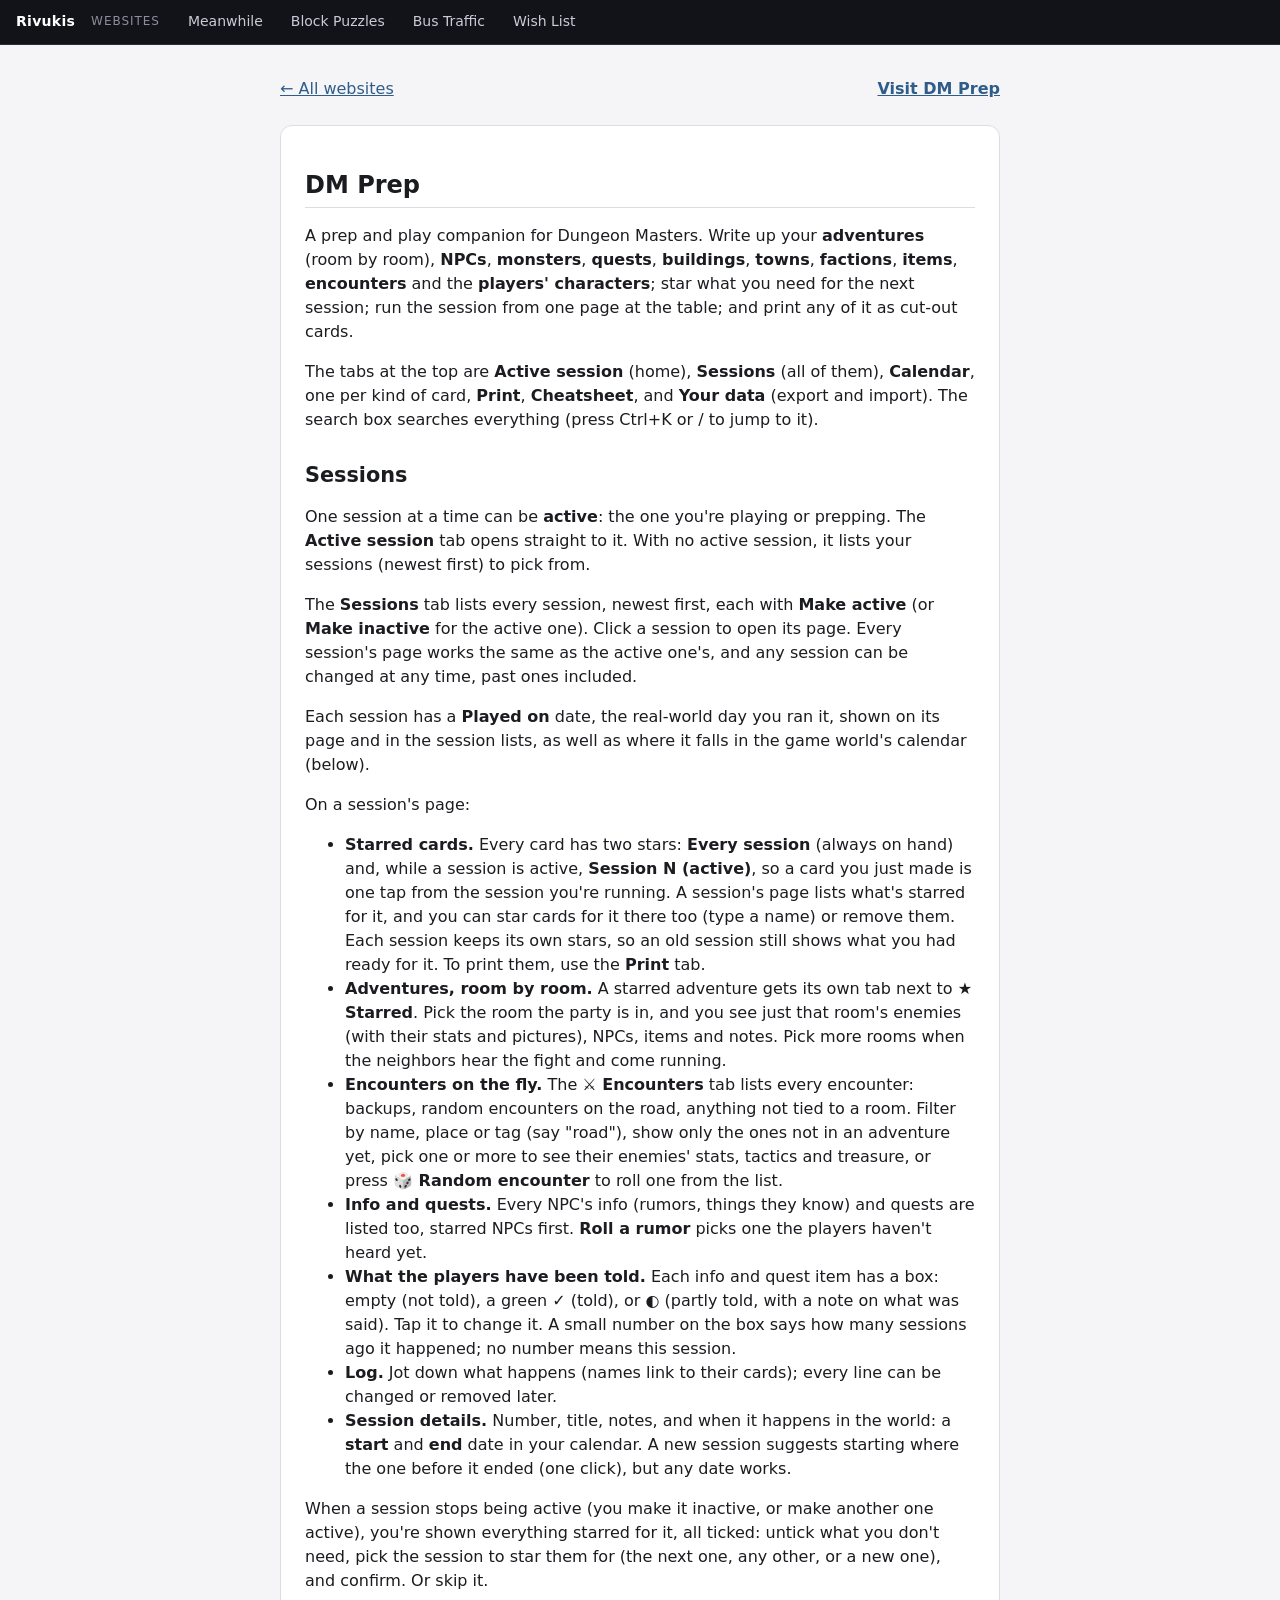
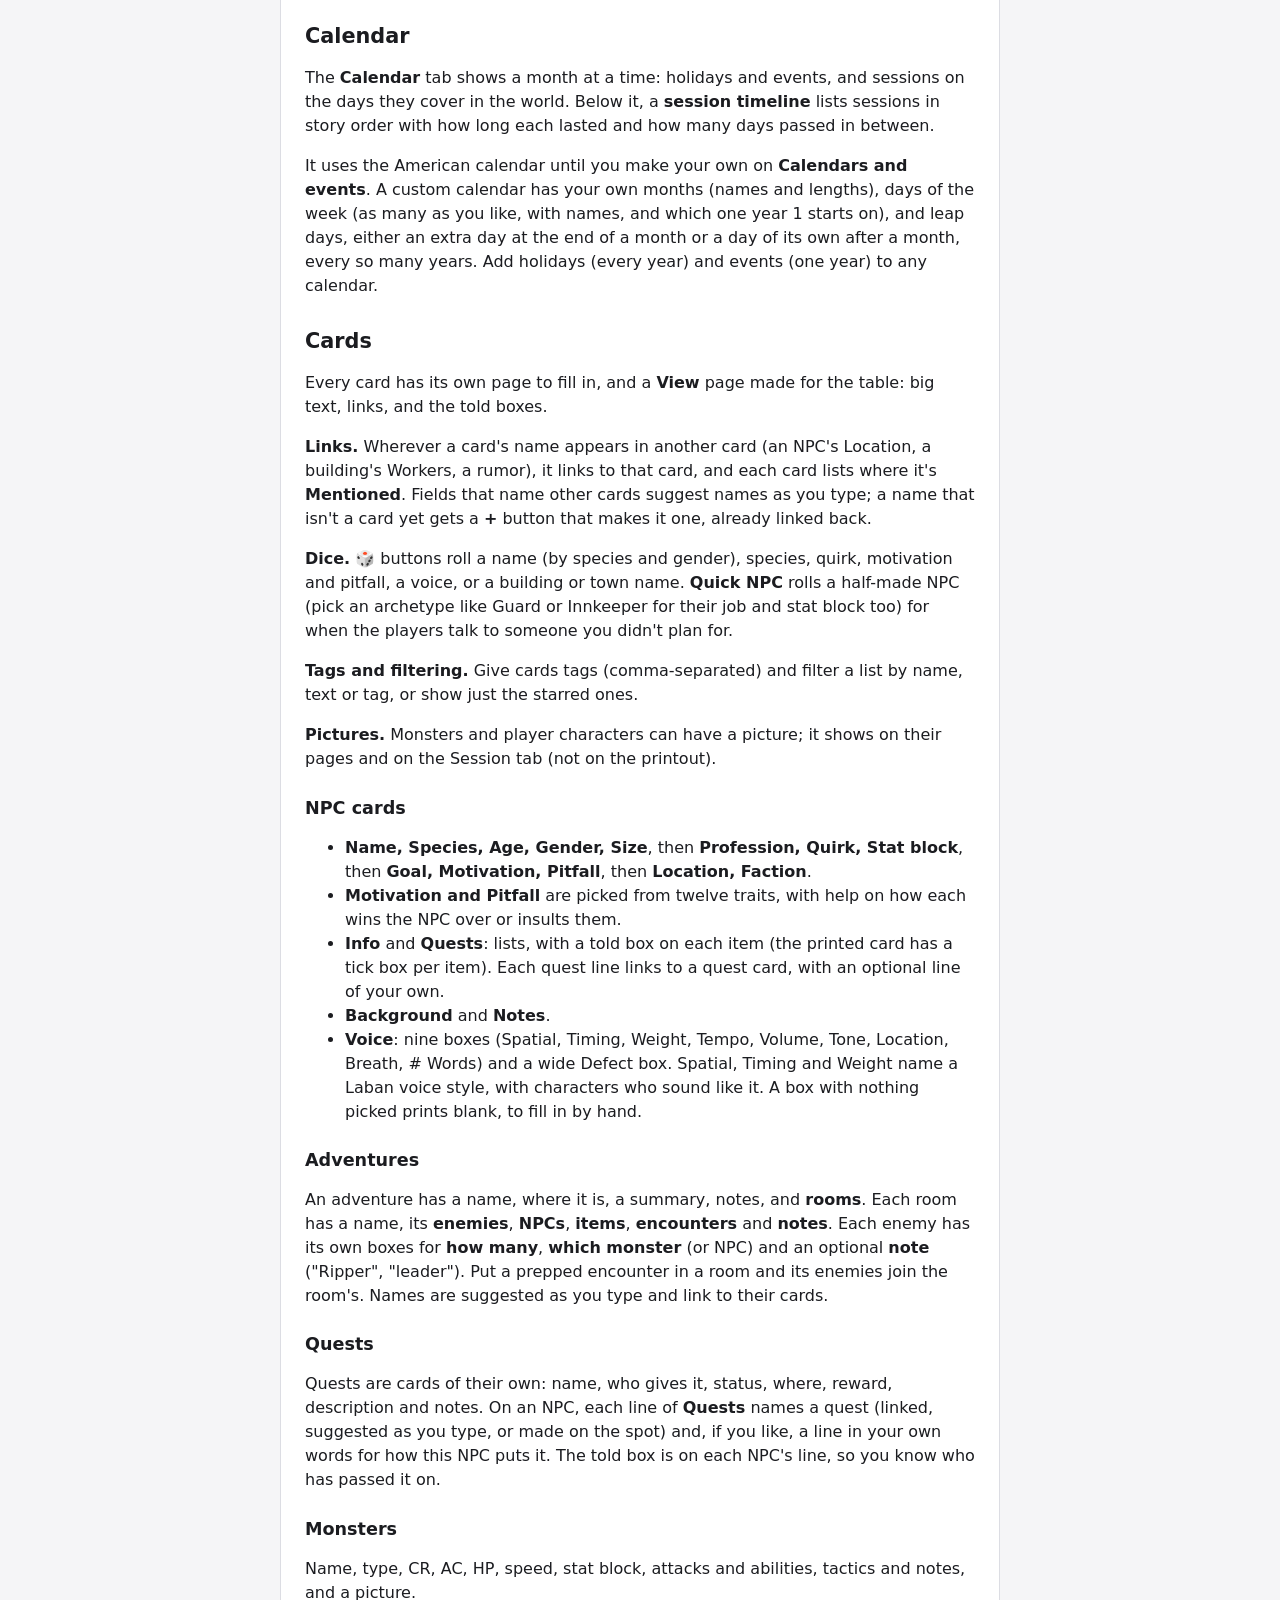
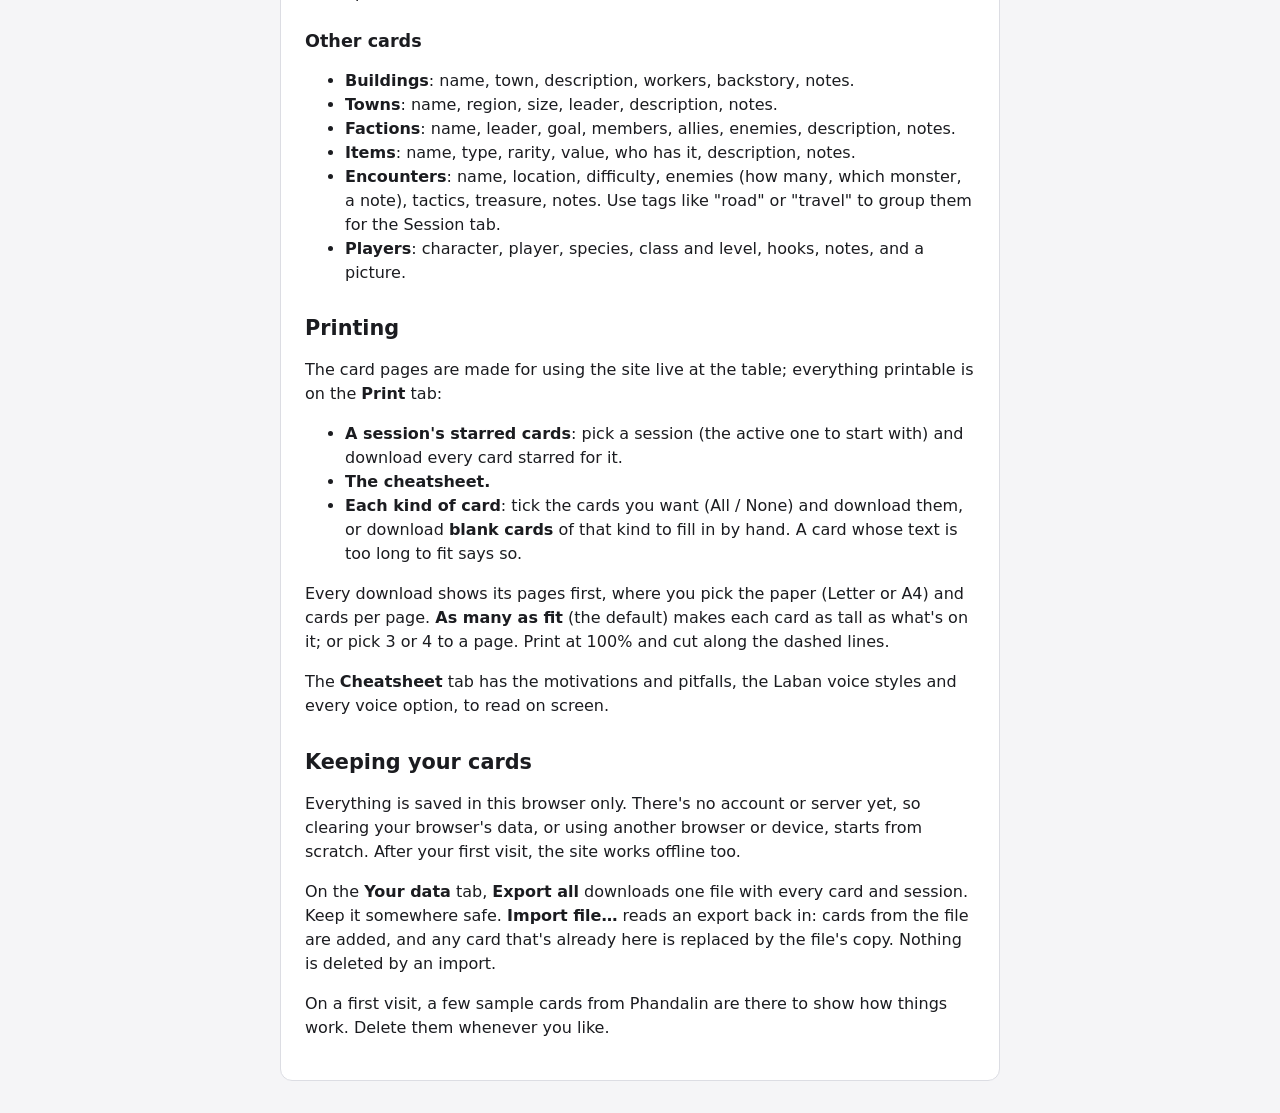
<file: shell/readmes/dm-prep.html>
<!doctype html>
<html lang="en">
<head>
  <meta charset="utf-8">
  <meta name="viewport" content="width=device-width, initial-scale=1">
  <title>DM Prep readme</title>
  <link rel="icon" href="data:image/svg+xml,%3Csvg xmlns=%27http://www.w3.org/2000/svg%27 viewBox=%270 0 32 32%27%3E%3Crect width=%2732%27 height=%2732%27 rx=%277%27 fill=%27%23111318%27/%3E%3Ctext x=%2716%27 y=%2722%27 font-family=%27sans-serif%27 font-size=%2716%27 font-weight=%27700%27 fill=%27white%27 text-anchor=%27middle%27%3ER%3C/text%3E%3C/svg%3E">
  <link rel="stylesheet" href="../home.css?v=741ed1dd3f05d5b32c3f8fe6263530a56f1e2af3">
  <script src="../../shell/bar.js?v=741ed1dd3f05d5b32c3f8fe6263530a56f1e2af3" defer></script>
</head>
<body>
  <main>
    <nav class="readme-nav">
      <a href="../../">← All websites</a>
      <a class="visit" href="../../dm-prep/">Visit DM Prep</a>
    </nav>
    <article class="readme">
<h1>DM Prep</h1>
<p>A prep and play companion for Dungeon Masters. Write up your
<strong>adventures</strong> (room by room), <strong>NPCs</strong>, <strong>monsters</strong>, <strong>quests</strong>,
<strong>buildings</strong>, <strong>towns</strong>, <strong>factions</strong>, <strong>items</strong>, <strong>encounters</strong> and the
<strong>players&#39; characters</strong>; star what you need for the next session; run the
session from one page at the table; and print any of it as cut-out cards.</p>
<p>The tabs at the top are <strong>Active session</strong> (home), <strong>Sessions</strong> (all of
them), <strong>Calendar</strong>, one per kind of card, <strong>Print</strong>, <strong>Cheatsheet</strong>, and <strong>Your data</strong>
(export and import). The search box searches everything (press Ctrl+K or /
to jump to it).</p>
<h2>Sessions</h2>
<p>One session at a time can be <strong>active</strong>: the one you&#39;re playing or
prepping. The <strong>Active session</strong> tab opens straight to it. With no active
session, it lists your sessions (newest first) to pick from.</p>
<p>The <strong>Sessions</strong> tab lists every session, newest first, each with <strong>Make
active</strong> (or <strong>Make inactive</strong> for the active one). Click a session to open
its page. Every session&#39;s page works the same as the active one&#39;s, and any
session can be changed at any time, past ones included.</p>
<p>Each session has a <strong>Played on</strong> date, the real-world day you ran it,
shown on its page and in the session lists, as well as where it falls in the
game world&#39;s calendar (below).</p>
<p>On a session&#39;s page:</p>
<ul>
<li><strong>Starred cards.</strong> Every card has two stars: <strong>Every session</strong> (always on
hand) and, while a session is active, <strong>Session N (active)</strong>, so a card you
just made is one tap from the session you&#39;re running. A session&#39;s page
lists what&#39;s starred for it, and you can star cards for it there too (type
a name) or remove them. Each session keeps its own stars, so an old
session still shows what you had ready for it. To print them, use the
<strong>Print</strong> tab.</li>
<li><strong>Adventures, room by room.</strong> A starred adventure gets its own tab next to
<strong>★ Starred</strong>. Pick the room the party is in, and you see just that
room&#39;s enemies (with their stats and pictures), NPCs, items and notes.
Pick more rooms when the neighbors hear the fight and come running.</li>
<li><strong>Encounters on the fly.</strong> The <strong>⚔ Encounters</strong> tab lists every
encounter: backups, random encounters on the road, anything not tied to a
room. Filter by name, place or tag (say &quot;road&quot;), show only the ones not in
an adventure yet, pick one or more to see their enemies&#39; stats, tactics
and treasure, or press <strong>🎲 Random encounter</strong> to roll one from the list.</li>
<li><strong>Info and quests.</strong> Every NPC&#39;s info (rumors, things they know) and
quests are listed too, starred NPCs first. <strong>Roll a rumor</strong> picks one the
players haven&#39;t heard yet.</li>
<li><strong>What the players have been told.</strong> Each info and quest item has a box:
empty (not told), a green ✓ (told), or ◐ (partly told, with a note on what
was said). Tap it to change it. A small number on the box says how many
sessions ago it happened; no number means this session.</li>
<li><strong>Log.</strong> Jot down what happens (names link to their cards); every line
can be changed or removed later.</li>
<li><strong>Session details.</strong> Number, title, notes, and when it happens in the
world: a <strong>start</strong> and <strong>end</strong> date in your calendar. A new session
suggests starting where the one before it ended (one click), but any date
works.</li>
</ul>
<p>When a session stops being active (you make it inactive, or make another
one active), you&#39;re shown everything starred for it, all ticked: untick
what you don&#39;t need, pick the session to star them for (the next one, any
other, or a new one), and confirm. Or skip it.</p>
<h2>Calendar</h2>
<p>The <strong>Calendar</strong> tab shows a month at a time: holidays and events, and
sessions on the days they cover in the world. Below it, a <strong>session
timeline</strong> lists sessions in story order with how long each lasted and how
many days passed in between.</p>
<p>It uses the American calendar until you make your own on <strong>Calendars and
events</strong>. A custom calendar has your own months (names and lengths), days
of the week (as many as you like, with names, and which one year 1 starts
on), and leap days, either an extra day at the end of a month or a day of
its own after a month, every so many years. Add holidays (every year) and
events (one year) to any calendar.</p>
<h2>Cards</h2>
<p>Every card has its own page to fill in, and a <strong>View</strong> page made for the table: big text, links, and the told
boxes.</p>
<p><strong>Links.</strong> Wherever a card&#39;s name appears in another card (an NPC&#39;s
Location, a building&#39;s Workers, a rumor), it links to that card, and each
card lists where it&#39;s <strong>Mentioned</strong>. Fields that name other cards suggest
names as you type; a name that isn&#39;t a card yet gets a <strong>+</strong> button that
makes it one, already linked back.</p>
<p><strong>Dice.</strong> 🎲 buttons roll a name (by species and gender), species, quirk,
motivation and pitfall, a voice, or a building or town name. <strong>Quick NPC</strong>
rolls a half-made NPC (pick an archetype like Guard or Innkeeper for their
job and stat block too) for when the players talk to someone you didn&#39;t
plan for.</p>
<p><strong>Tags and filtering.</strong> Give cards tags (comma-separated) and filter a list
by name, text or tag, or show just the starred ones.</p>
<p><strong>Pictures.</strong> Monsters and player characters can have a picture; it shows
on their pages and on the Session tab (not on the printout).</p>
<h3>NPC cards</h3>
<ul>
<li><strong>Name, Species, Age, Gender, Size</strong>, then <strong>Profession, Quirk, Stat
block</strong>, then <strong>Goal, Motivation, Pitfall</strong>, then <strong>Location, Faction</strong>.</li>
<li><strong>Motivation and Pitfall</strong> are picked from twelve traits, with help on how
each wins the NPC over or insults them.</li>
<li><strong>Info</strong> and <strong>Quests</strong>: lists, with a told box on each item (the printed
card has a tick box per item). Each quest line links to a quest card, with
an optional line of your own.</li>
<li><strong>Background</strong> and <strong>Notes</strong>.</li>
<li><strong>Voice</strong>: nine boxes (Spatial, Timing, Weight, Tempo, Volume, Tone,
Location, Breath, # Words) and a wide Defect box. Spatial, Timing and
Weight name a Laban voice style, with characters who sound like it. A box
with nothing picked prints blank, to fill in by hand.</li>
</ul>
<h3>Adventures</h3>
<p>An adventure has a name, where it is, a summary, notes, and <strong>rooms</strong>. Each
room has a name, its <strong>enemies</strong>, <strong>NPCs</strong>, <strong>items</strong>, <strong>encounters</strong> and
<strong>notes</strong>. Each enemy has its own boxes for <strong>how many</strong>, <strong>which monster</strong>
(or NPC) and an optional <strong>note</strong> (&quot;Ripper&quot;, &quot;leader&quot;). Put a prepped
encounter in a room and its enemies join the room&#39;s. Names are suggested
as you type and link to their cards.</p>
<h3>Quests</h3>
<p>Quests are cards of their own: name, who gives it, status, where, reward,
description and notes. On an NPC, each line of <strong>Quests</strong> names a quest
(linked, suggested as you type, or made on the spot) and, if you like, a
line in your own words for how this NPC puts it. The told box is on each
NPC&#39;s line, so you know who has passed it on.</p>
<h3>Monsters</h3>
<p>Name, type, CR, AC, HP, speed, stat block, attacks and abilities, tactics
and notes, and a picture.</p>
<h3>Other cards</h3>
<ul>
<li><strong>Buildings</strong>: name, town, description, workers, backstory, notes.</li>
<li><strong>Towns</strong>: name, region, size, leader, description, notes.</li>
<li><strong>Factions</strong>: name, leader, goal, members, allies, enemies, description, notes.</li>
<li><strong>Items</strong>: name, type, rarity, value, who has it, description, notes.</li>
<li><strong>Encounters</strong>: name, location, difficulty, enemies (how many, which
monster, a note), tactics, treasure, notes. Use tags like &quot;road&quot; or
&quot;travel&quot; to group them for the Session tab.</li>
<li><strong>Players</strong>: character, player, species, class and level, hooks, notes, and a picture.</li>
</ul>
<h2>Printing</h2>
<p>The card pages are made for using the site live at the table; everything
printable is on the <strong>Print</strong> tab:</p>
<ul>
<li><strong>A session&#39;s starred cards</strong>: pick a session (the active one to start
with) and download every card starred for it.</li>
<li><strong>The cheatsheet.</strong></li>
<li><strong>Each kind of card</strong>: tick the cards you want (All / None) and download
them, or download <strong>blank cards</strong> of that kind to fill in by hand. A card
whose text is too long to fit says so.</li>
</ul>
<p>Every download shows its pages first, where you pick the paper (Letter or
A4) and cards per page. <strong>As many as fit</strong> (the default) makes each card as
tall as what&#39;s on it; or pick 3 or 4 to a page. Print at 100% and cut along
the dashed lines.</p>
<p>The <strong>Cheatsheet</strong> tab has the motivations and pitfalls, the Laban voice
styles and every voice option, to read on screen.</p>
<h2>Keeping your cards</h2>
<p>Everything is saved in this browser only. There&#39;s no account or server yet,
so clearing your browser&#39;s data, or using another browser or device, starts
from scratch. After your first visit, the site works offline too.</p>
<p>On the <strong>Your data</strong> tab, <strong>Export all</strong> downloads one file with every card
and session. Keep it somewhere safe. <strong>Import file…</strong> reads an export back
in: cards from the file are added, and any card that&#39;s already here is
replaced by the file&#39;s copy. Nothing is deleted by an import.</p>
<p>On a first visit, a few sample cards from Phandalin are there to show how
things work. Delete them whenever you like.</p>

    </article>
  </main>
</body>
</html>
</file>
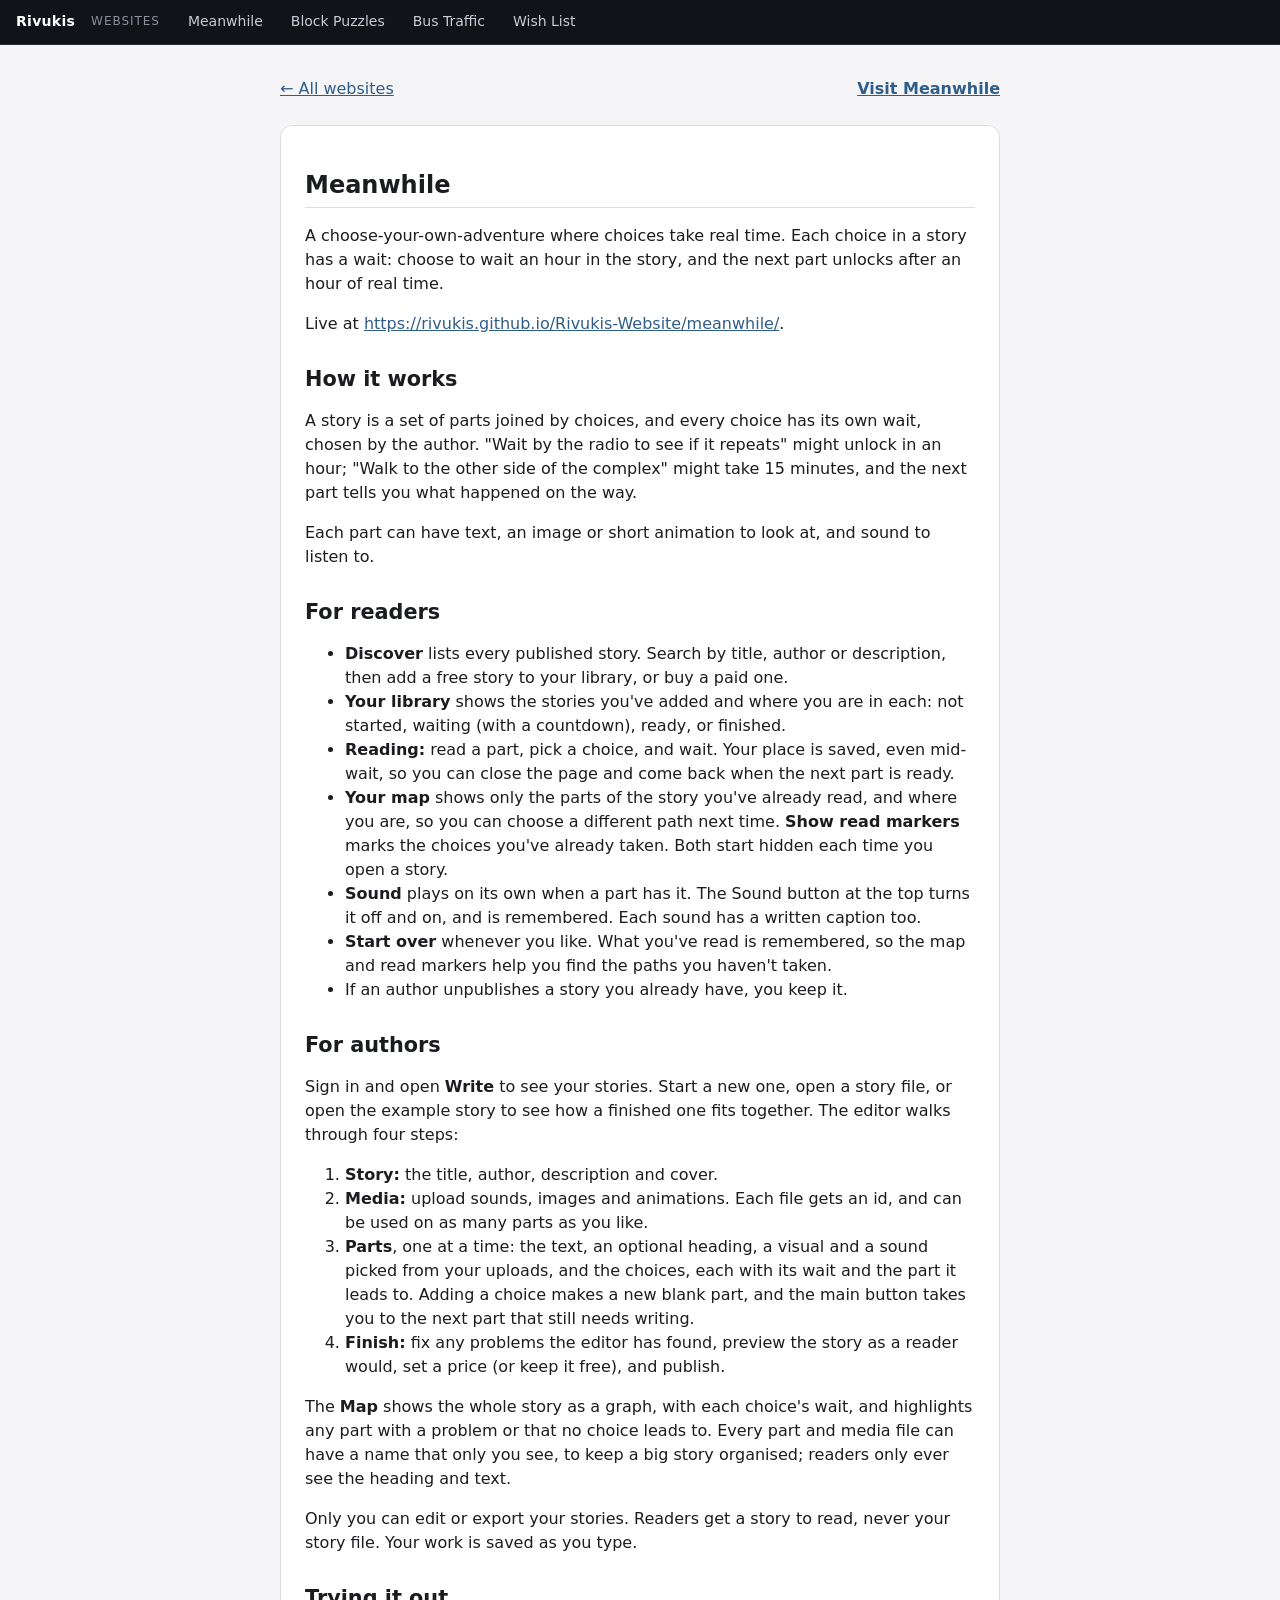
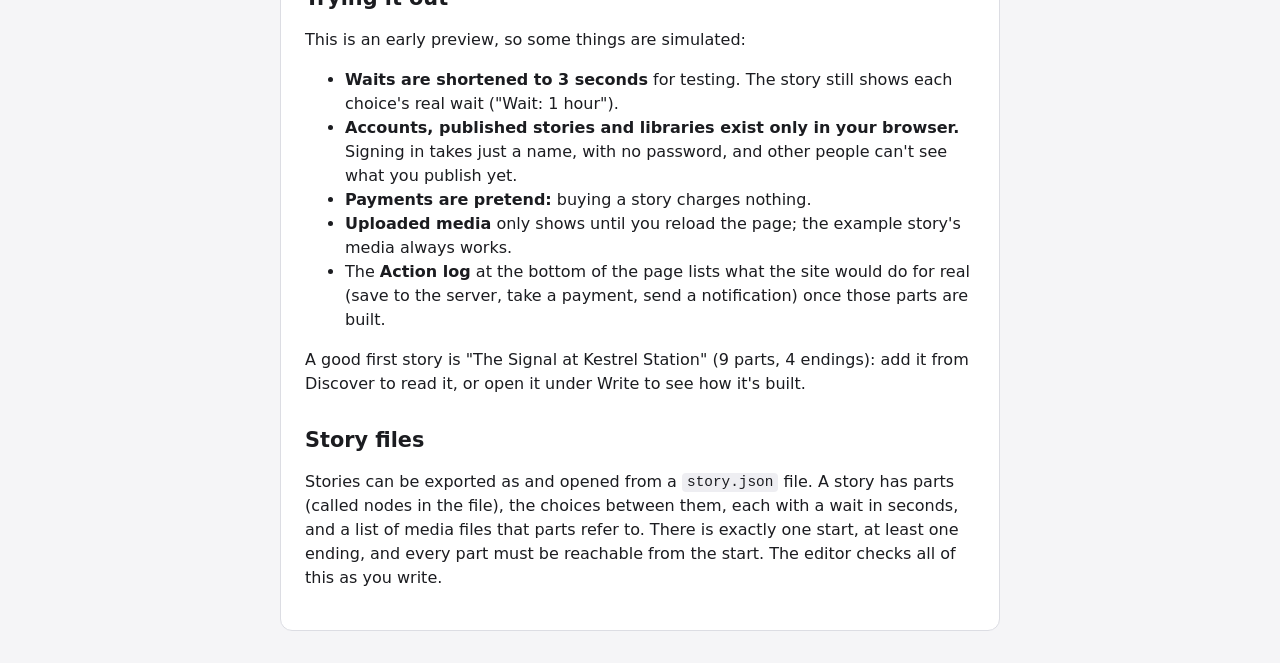
<file: shell/readmes/meanwhile.html>
<!doctype html>
<html lang="en">
<head>
  <meta charset="utf-8">
  <meta name="viewport" content="width=device-width, initial-scale=1">
  <title>Meanwhile readme</title>
  <link rel="icon" href="data:image/svg+xml,%3Csvg xmlns=%27http://www.w3.org/2000/svg%27 viewBox=%270 0 32 32%27%3E%3Crect width=%2732%27 height=%2732%27 rx=%277%27 fill=%27%23111318%27/%3E%3Ctext x=%2716%27 y=%2722%27 font-family=%27sans-serif%27 font-size=%2716%27 font-weight=%27700%27 fill=%27white%27 text-anchor=%27middle%27%3ER%3C/text%3E%3C/svg%3E">
  <link rel="stylesheet" href="../home.css?v=6b03668e73e40013d6fa064404192785b126944e">
  <script src="../../shell/bar.js?v=6b03668e73e40013d6fa064404192785b126944e" defer></script>
</head>
<body>
  <main>
    <nav class="readme-nav">
      <a href="../../">← All websites</a>
      <a class="visit" href="../../meanwhile/">Visit Meanwhile</a>
    </nav>
    <article class="readme">
<h1>Meanwhile</h1>
<p>A choose-your-own-adventure where choices take real time. Each choice in a
story has a wait: choose to wait an hour in the story, and the next part
unlocks after an hour of real time.</p>
<p>Live at <a href="https://rivukis.github.io/Rivukis-Website/meanwhile/" target="_blank" rel="noopener">https://rivukis.github.io/Rivukis-Website/meanwhile/</a>.</p>
<h2>How it works</h2>
<p>A story is a set of parts joined by choices, and every choice has its own
wait, chosen by the author. &quot;Wait by the radio to see if it repeats&quot; might
unlock in an hour; &quot;Walk to the other side of the complex&quot; might take 15
minutes, and the next part tells you what happened on the way.</p>
<p>Each part can have text, an image or short animation to look at, and sound
to listen to.</p>
<h2>For readers</h2>
<ul>
<li><strong>Discover</strong> lists every published story. Search by title, author or
description, then add a free story to your library, or buy a paid one.</li>
<li><strong>Your library</strong> shows the stories you&#39;ve added and where you are in
each: not started, waiting (with a countdown), ready, or finished.</li>
<li><strong>Reading:</strong> read a part, pick a choice, and wait. Your place is saved,
even mid-wait, so you can close the page and come back when the next part
is ready.</li>
<li><strong>Your map</strong> shows only the parts of the story you&#39;ve already read, and
where you are, so you can choose a different path next time. <strong>Show read
markers</strong> marks the choices you&#39;ve already taken. Both start hidden each
time you open a story.</li>
<li><strong>Sound</strong> plays on its own when a part has it. The Sound button at the
top turns it off and on, and is remembered. Each sound has a written
caption too.</li>
<li><strong>Start over</strong> whenever you like. What you&#39;ve read is remembered, so the
map and read markers help you find the paths you haven&#39;t taken.</li>
<li>If an author unpublishes a story you already have, you keep it.</li>
</ul>
<h2>For authors</h2>
<p>Sign in and open <strong>Write</strong> to see your stories. Start a new one, open a
story file, or open the example story to see how a finished one fits
together. The editor walks through four steps:</p>
<ol>
<li><strong>Story:</strong> the title, author, description and cover.</li>
<li><strong>Media:</strong> upload sounds, images and animations. Each file gets an id,
and can be used on as many parts as you like.</li>
<li><strong>Parts</strong>, one at a time: the text, an optional heading, a visual and a
sound picked from your uploads, and the choices, each with its wait and
the part it leads to. Adding a choice makes a new blank part, and the
main button takes you to the next part that still needs writing.</li>
<li><strong>Finish:</strong> fix any problems the editor has found, preview the story as
a reader would, set a price (or keep it free), and publish.</li>
</ol>
<p>The <strong>Map</strong> shows the whole story as a graph, with each choice&#39;s wait, and
highlights any part with a problem or that no choice leads to. Every part
and media file can have a name that only you see, to keep a big story
organised; readers only ever see the heading and text.</p>
<p>Only you can edit or export your stories. Readers get a story to read, never
your story file. Your work is saved as you type.</p>
<h2>Trying it out</h2>
<p>This is an early preview, so some things are simulated:</p>
<ul>
<li><strong>Waits are shortened to 3 seconds</strong> for testing. The story still shows
each choice&#39;s real wait (&quot;Wait: 1 hour&quot;).</li>
<li><strong>Accounts, published stories and libraries exist only in your browser.</strong>
Signing in takes just a name, with no password, and other people can&#39;t
see what you publish yet.</li>
<li><strong>Payments are pretend:</strong> buying a story charges nothing.</li>
<li><strong>Uploaded media</strong> only shows until you reload the page; the example
story&#39;s media always works.</li>
<li>The <strong>Action log</strong> at the bottom of the page lists what the site would do
for real (save to the server, take a payment, send a notification) once
those parts are built.</li>
</ul>
<p>A good first story is &quot;The Signal at Kestrel Station&quot; (9 parts, 4 endings):
add it from Discover to read it, or open it under Write to see how it&#39;s
built.</p>
<h2>Story files</h2>
<p>Stories can be exported as and opened from a <code>story.json</code> file. A story has
parts (called nodes in the file), the choices between them, each with a
wait in seconds, and a list of media files that parts refer to. There is
exactly one start, at least one ending, and every part must be reachable
from the start. The editor checks all of this as you write.</p>

    </article>
  </main>
</body>
</html>
</file>
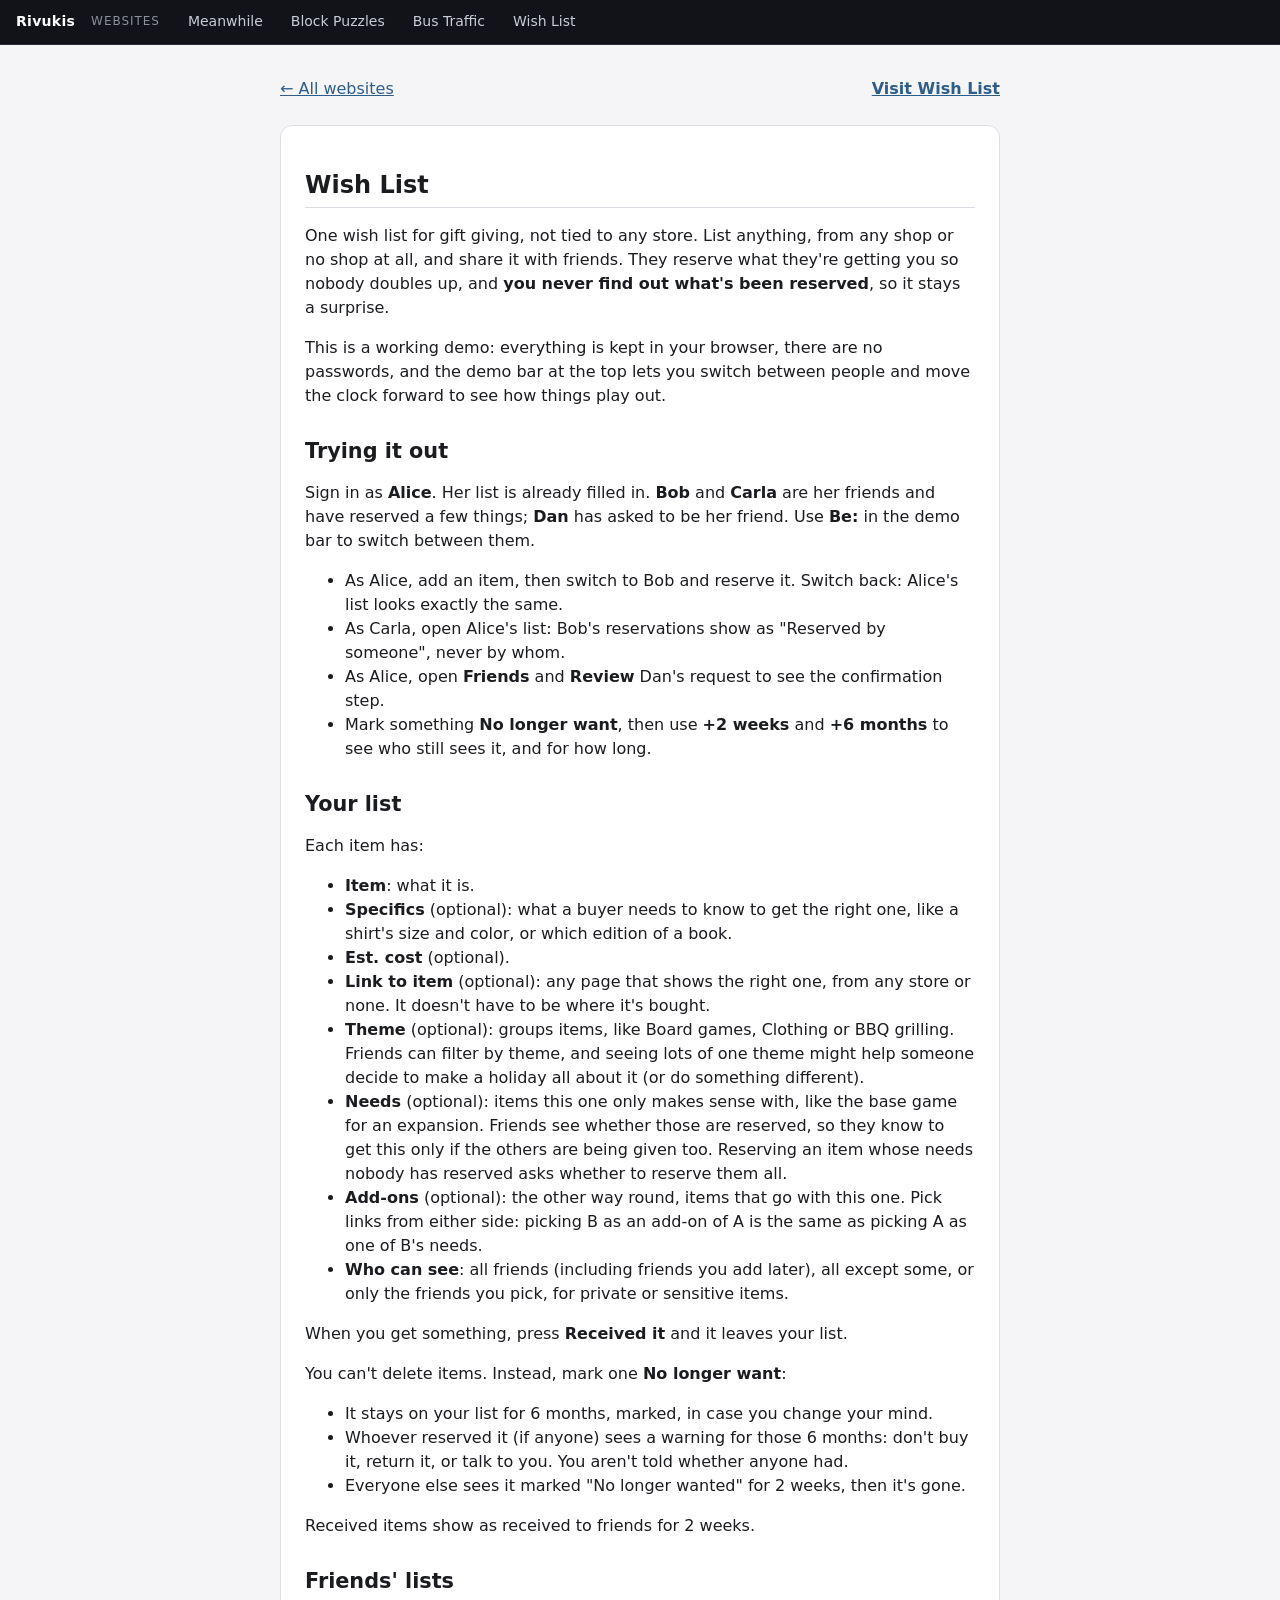
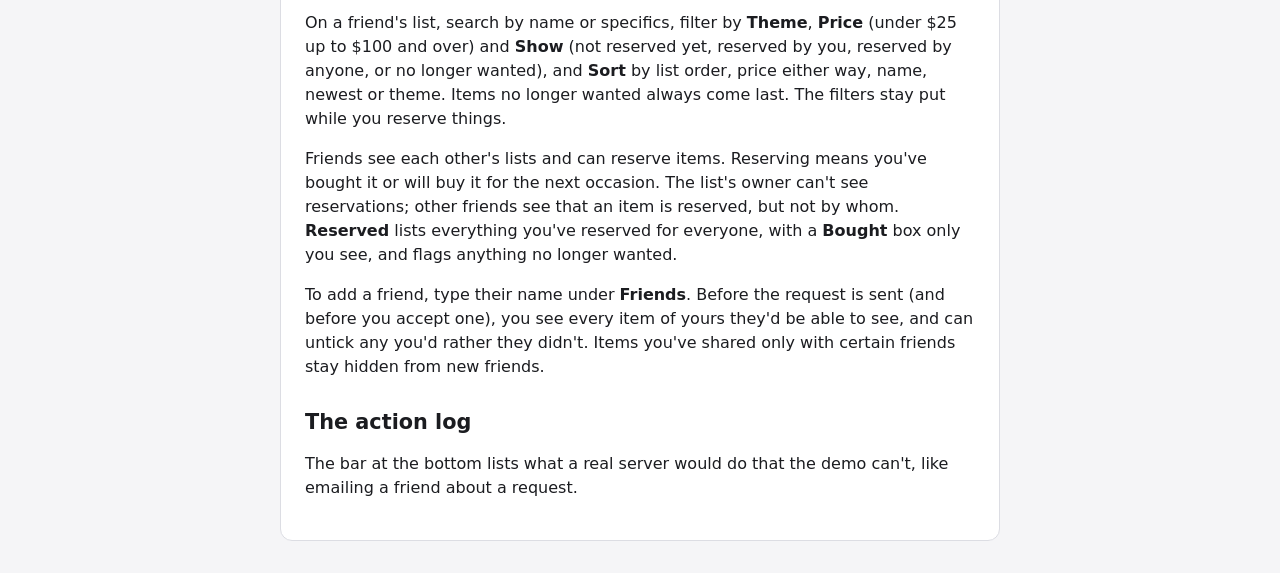
<file: shell/readmes/wish-list.html>
<!doctype html>
<html lang="en">
<head>
  <meta charset="utf-8">
  <meta name="viewport" content="width=device-width, initial-scale=1">
  <title>Wish List readme</title>
  <link rel="icon" href="data:image/svg+xml,%3Csvg xmlns=%27http://www.w3.org/2000/svg%27 viewBox=%270 0 32 32%27%3E%3Crect width=%2732%27 height=%2732%27 rx=%277%27 fill=%27%23111318%27/%3E%3Ctext x=%2716%27 y=%2722%27 font-family=%27sans-serif%27 font-size=%2716%27 font-weight=%27700%27 fill=%27white%27 text-anchor=%27middle%27%3ER%3C/text%3E%3C/svg%3E">
  <link rel="stylesheet" href="../home.css?v=6b03668e73e40013d6fa064404192785b126944e">
  <script src="../../shell/bar.js?v=6b03668e73e40013d6fa064404192785b126944e" defer></script>
</head>
<body>
  <main>
    <nav class="readme-nav">
      <a href="../../">← All websites</a>
      <a class="visit" href="../../wish-list/">Visit Wish List</a>
    </nav>
    <article class="readme">
<h1>Wish List</h1>
<p>One wish list for gift giving, not tied to any store. List anything, from
any shop or no shop at all, and share it with friends. They reserve what
they&#39;re getting you so nobody doubles up, and <strong>you never find out what&#39;s
been reserved</strong>, so it stays a surprise.</p>
<p>This is a working demo: everything is kept in your browser, there are no
passwords, and the demo bar at the top lets you switch between people and
move the clock forward to see how things play out.</p>
<h2>Trying it out</h2>
<p>Sign in as <strong>Alice</strong>. Her list is already filled in. <strong>Bob</strong> and <strong>Carla</strong>
are her friends and have reserved a few things; <strong>Dan</strong> has asked to be her
friend. Use <strong>Be:</strong> in the demo bar to switch between them.</p>
<ul>
<li>As Alice, add an item, then switch to Bob and reserve it. Switch back:
Alice&#39;s list looks exactly the same.</li>
<li>As Carla, open Alice&#39;s list: Bob&#39;s reservations show as &quot;Reserved by
someone&quot;, never by whom.</li>
<li>As Alice, open <strong>Friends</strong> and <strong>Review</strong> Dan&#39;s request to see the
confirmation step.</li>
<li>Mark something <strong>No longer want</strong>, then use <strong>+2 weeks</strong> and <strong>+6 months</strong>
to see who still sees it, and for how long.</li>
</ul>
<h2>Your list</h2>
<p>Each item has:</p>
<ul>
<li><strong>Item</strong>: what it is.</li>
<li><strong>Specifics</strong> (optional): what a buyer needs to know to get the right one,
like a shirt&#39;s size and color, or which edition of a book.</li>
<li><strong>Est. cost</strong> (optional).</li>
<li><strong>Link to item</strong> (optional): any page that shows the right one, from any
store or none. It doesn&#39;t have to be where it&#39;s bought.</li>
<li><strong>Theme</strong> (optional): groups items, like Board games, Clothing or BBQ
grilling. Friends can filter by theme, and seeing lots of one theme might
help someone decide to make a holiday all about it (or do something
different).</li>
<li><strong>Needs</strong> (optional): items this one only makes sense with, like the base
game for an expansion. Friends see whether those are reserved, so they
know to get this only if the others are being given too. Reserving an item
whose needs nobody has reserved asks whether to reserve them all.</li>
<li><strong>Add-ons</strong> (optional): the other way round, items that go with this one.
Pick links from either side: picking B as an add-on of A is the same as
picking A as one of B&#39;s needs.</li>
<li><strong>Who can see</strong>: all friends (including friends you add later), all
except some, or only the friends you pick, for private or sensitive items.</li>
</ul>
<p>When you get something, press <strong>Received it</strong> and it leaves your list.</p>
<p>You can&#39;t delete items. Instead, mark one <strong>No longer want</strong>:</p>
<ul>
<li>It stays on your list for 6 months, marked, in case you change your mind.</li>
<li>Whoever reserved it (if anyone) sees a warning for those 6 months: don&#39;t
buy it, return it, or talk to you. You aren&#39;t told whether anyone had.</li>
<li>Everyone else sees it marked &quot;No longer wanted&quot; for 2 weeks, then it&#39;s
gone.</li>
</ul>
<p>Received items show as received to friends for 2 weeks.</p>
<h2>Friends&#39; lists</h2>
<p>On a friend&#39;s list, search by name or specifics, filter by <strong>Theme</strong>,
<strong>Price</strong> (under $25 up to $100 and over) and <strong>Show</strong> (not reserved yet,
reserved by you, reserved by anyone, or no longer wanted), and <strong>Sort</strong> by
list order, price either way, name, newest or theme. Items no longer wanted
always come last. The filters stay put while you reserve things.</p>
<p>Friends see each other&#39;s lists and can reserve items. Reserving means
you&#39;ve bought it or will buy it for the next occasion. The list&#39;s owner
can&#39;t see reservations; other friends see that an item is reserved, but not
by whom. <strong>Reserved</strong> lists everything you&#39;ve reserved for everyone, with a
<strong>Bought</strong> box only you see, and flags anything no longer wanted.</p>
<p>To add a friend, type their name under <strong>Friends</strong>. Before the request is
sent (and before you accept one), you see every item of yours they&#39;d be able
to see, and can untick any you&#39;d rather they didn&#39;t. Items you&#39;ve shared only
with certain friends stay hidden from new friends.</p>
<h2>The action log</h2>
<p>The bar at the bottom lists what a real server would do that the demo
can&#39;t, like emailing a friend about a request.</p>

    </article>
  </main>
</body>
</html>
</file>
<file: shell/home.css>
:root {
  color-scheme: light dark;
  --bg: #f5f5f7;
  --surface: #ffffff;
  --fg: #1b1c20;
  --muted: #62646e;
  --border: #dcdde3;
  --accent: #2f5d8a;
  --code-bg: #eeeef2;
}

@media (prefers-color-scheme: dark) {
  :root {
    --bg: #15161a;
    --surface: #1e2026;
    --fg: #ececf0;
    --muted: #a0a3ad;
    --border: #353841;
    --accent: #7fb0e0;
    --code-bg: #272a32;
  }
}

body {
  margin: 0;
  background: var(--bg);
  color: var(--fg);
  font-family: system-ui, -apple-system, "Segoe UI", sans-serif;
  line-height: 1.5;
}

main {
  max-width: 720px;
  margin: 0 auto;
  padding: 32px 16px;
}

h1 {
  margin: 0;
}

.intro {
  color: var(--muted);
}

.site-list {
  display: grid;
  gap: 16px;
  padding: 0;
  list-style: none;
}

.site-card {
  padding: 16px;
  border: 1px solid var(--border);
  border-radius: 12px;
  background: var(--surface);
}

.site-card h2 {
  margin: 0 0 4px;
  font-size: 1.25rem;
}

.site-card p {
  margin: 0 0 12px;
  color: var(--muted);
}

.visit {
  color: var(--accent);
  font-weight: 600;
}

.site-links {
  display: flex;
  flex-wrap: wrap;
  gap: 8px 20px;
}

.readme-link {
  color: var(--muted);
  font-weight: 600;
}

/* Rendered readme pages (shell/readmes/<id>.html) */

.readme-nav {
  display: flex;
  justify-content: space-between;
  gap: 16px;
  margin-bottom: 24px;
}

.readme-nav a {
  color: var(--accent);
}

.readme {
  padding: 8px 24px 24px;
  border: 1px solid var(--border);
  border-radius: 12px;
  background: var(--surface);
  overflow-wrap: anywhere;
}

.readme h1,
.readme h2,
.readme h3 {
  line-height: 1.25;
  margin: 1.5em 0 0.5em;
}

.readme h1 {
  padding-bottom: 0.3em;
  border-bottom: 1px solid var(--border);
}

.readme h2 {
  font-size: 1.3rem;
}

.readme h3 {
  font-size: 1.1rem;
}

.readme a {
  color: var(--accent);
}

.readme code {
  padding: 0.1em 0.35em;
  border-radius: 4px;
  background: var(--code-bg);
  font-family: ui-monospace, "SFMono-Regular", Menlo, Consolas, monospace;
  font-size: 0.9em;
}

.readme pre {
  padding: 12px 16px;
  border-radius: 8px;
  background: var(--code-bg);
  overflow-x: auto;
}

.readme pre code {
  padding: 0;
  background: none;
  overflow-wrap: normal;
}

.readme table {
  display: block;
  max-width: 100%;
  overflow-x: auto;
  border-collapse: collapse;
}

.readme th,
.readme td {
  padding: 6px 12px;
  border: 1px solid var(--border);
  text-align: left;
}

.readme blockquote {
  margin: 0;
  padding-left: 16px;
  border-left: 4px solid var(--border);
  color: var(--muted);
}

/* Ideas list on the landing page */

.ideas {
  margin-top: 32px;
}

.ideas h2 {
  margin: 0 0 8px;
  font-size: 1.25rem;
}

.idea-list {
  margin: 0;
  padding: 12px 16px 12px 36px;
  border: 1px solid var(--border);
  border-radius: 12px;
  background: var(--surface);
}

.idea-list li + li {
  margin-top: 4px;
}
</file>
<file: block-puzzles/styles.css>
:root {
  /* One look, light or dark: deep indigo, like the toy-brick games it's modeled on. */
  color-scheme: dark;
  --bg: #26236a;
  --bg-deep: #1b1950;
  --surface: #322f86;
  --fg: #ffffff;
  --muted: #c3c0f2;
  --border: #4a46a8;
  --accent: #ffc933;
  --accent-fg: #2a1d00;
  /* The board: a raised purple rim and walls (their side darker), and a sunken dark floor. */
  --wall: #4f4bc0;
  --wall-side: #2f2c86;
  --board: #23205f;
  --board-line: #2d2a74;
  --ok: #6fe08e;
  --warn: #ff6b6e;
  --log-bg: #1c1d21;
  --log-fg: #e4e4e7;
  --log-muted: #9a9aa3;
  --log-sim: #f0b35a;
  --log-info: #7fb4e8;
  --log-height: 30vh;
}


* {
  box-sizing: border-box;
}

/* Nothing may widen the page past the screen (a phone would zoom out to fit it). */
html {
  overflow-x: clip;
}

body {
  margin: 0;
  min-height: 100vh;
  background: radial-gradient(ellipse at 50% 20%, var(--bg), var(--bg-deep)) fixed;
  color: var(--fg);
  font-family: system-ui, -apple-system, "Segoe UI", sans-serif;
  line-height: 1.5;
}

#app {
  padding-bottom: calc(var(--log-height) + 24px);
}

/* With the action log collapsed, only its header bar covers the page. */
#app.log-collapsed {
  padding-bottom: 56px;
}

a {
  color: var(--accent);
}

.site-header {
  display: flex;
  justify-content: space-between;
  align-items: center;
  max-width: 720px;
  margin: 0 auto;
  padding: 12px 16px;
}

.site-title {
  color: var(--fg);
  font-weight: 800;
  font-size: 1.15rem;
  text-decoration: none;
}

.coins {
  font-weight: 800;
  color: #ffd34d;
}

.header-right {
  display: flex;
  align-items: center;
  gap: 12px;
}

.sound-toggle {
  padding: 2px 6px;
  border: 1px solid var(--border);
  border-radius: 999px;
  background: var(--surface);
  font-size: 0.9rem;
  line-height: 1.2;
  cursor: pointer;
}

.mode-toggle,
.door-style {
  padding: 3px 10px;
  border: 1px solid var(--border);
  border-radius: 999px;
  background: var(--surface);
  color: var(--muted);
  font: inherit;
  font-size: 0.8rem;
  cursor: pointer;
}

.mode-toggle[aria-pressed="true"],
.door-style[aria-pressed="true"] {
  border-color: var(--accent);
  color: var(--accent);
  font-weight: 700;
}

/* Testing mode's panel at the top of every screen. */
.test-values {
  width: calc(min(720px, 100%) - 32px);
  margin: 12px auto 0;
  padding: 10px 14px;
  border: 1px dashed var(--accent);
  border-radius: 12px;
  background: var(--surface);
  font-size: 0.85rem;
}
.test-values[hidden] {
  display: none;
}
.test-values summary {
  cursor: pointer;
  font-weight: 700;
  color: var(--accent);
  font-size: 0.75rem;
  letter-spacing: 0.06em;
  text-transform: uppercase;
}
.test-row {
  display: flex;
  flex-wrap: wrap;
  align-items: center;
  gap: 6px 8px;
  margin: 6px 0;
}
.test-label {
  min-width: 110px;
  color: var(--muted);
}
.speed-slider {
  flex: 1 1 140px;
  max-width: 280px;
  accent-color: var(--accent);
}
.speed-value {
  min-width: 90px;
  font-variant-numeric: tabular-nums;
  font-weight: 700;
}
.door-preview {
  display: flex;
  justify-content: center;
  margin-top: 8px;
}
.door-preview:empty {
  display: none;
}
.door-preview .board-frame {
  pointer-events: none;
}

/* Rating a cleared level, in testing mode. */
.rate {
  margin: 4px 0 14px;
}
.rate-scale + .rate-scale {
  margin-top: 12px;
}
.rate-question {
  margin: 0 0 8px;
  font-weight: 700;
}
.rate-buttons {
  display: flex;
  gap: 6px;
  justify-content: center;
}
.rate-button {
  display: flex;
  flex: 1 1 0;
  flex-direction: column;
  align-items: center;
  min-width: 0;
  padding: 6px 2px;
  border: 1px solid var(--border);
  border-radius: 10px;
  background: var(--surface);
  color: var(--fg);
  font: inherit;
  cursor: pointer;
}
.rate-button[aria-pressed="true"] {
  border-color: var(--accent);
  background: var(--accent);
  color: var(--accent-fg);
}
.rate-number {
  font-size: 1.1rem;
  font-weight: 700;
}
.rate-name {
  font-size: 0.65rem;
  white-space: nowrap;
}
.rate-note {
  box-sizing: border-box;
  width: 100%;
  margin-top: 8px;
  padding: 6px 8px;
  border: 1px solid var(--border);
  border-radius: 8px;
  background: var(--surface);
  color: var(--fg);
  font: inherit;
  font-size: 0.85rem;
  resize: vertical;
}

.ratings {
  margin: 24px 0 0;
}
.ratings-text {
  width: 100%;
  padding: 8px;
  border: 1px solid var(--border);
  border-radius: 8px;
  background: var(--surface);
  color: var(--fg);
  font: 0.75rem ui-monospace, monospace;
}
.ratings-copied {
  align-self: center;
  color: var(--ok);
}

.todo {
  margin: 24px 0 40px;
}
.todo-list {
  margin: 0;
  padding-left: 20px;
  color: var(--muted);
  line-height: 1.5;
}

.main {
  max-width: 720px;
  margin: 0 auto;
  padding: 0 16px;
}

.button {
  display: inline-block;
  padding: 10px 18px;
  border: 1px solid var(--border);
  border-radius: 999px;
  background: var(--surface);
  color: var(--fg);
  font: inherit;
  font-weight: 600;
  text-decoration: none;
  cursor: pointer;
}

.button.primary {
  background: var(--accent);
  border-color: var(--accent);
  color: var(--accent-fg);
}

/* Home */

.intro h1 {
  margin: 8px 0 4px;
  font-size: 2rem;
}

.intro p {
  margin: 0 0 16px;
  color: var(--muted);
}

/* Packs */

.pack-list {
  display: grid;
  gap: 10px;
  margin: 20px 0;
  padding: 0;
  list-style: none;
}

.pack-card {
  display: grid;
  grid-template-columns: 1fr auto;
  gap: 2px 12px;
  padding: 14px 16px;
  border: 1px solid var(--border);
  border-radius: 14px;
  background: var(--surface);
  color: var(--fg);
  text-decoration: none;
}

.pack-name {
  font-size: 1.15rem;
  font-weight: 800;
}

.pack-description {
  grid-row: 2;
  color: var(--muted);
  font-size: 0.9rem;
}

.pack-progress {
  grid-row: 1 / span 2;
  grid-column: 2;
  align-self: center;
  color: var(--muted);
  font-weight: 700;
  font-variant-numeric: tabular-nums;
}

.pack-bar {
  display: flex;
  align-items: center;
  justify-content: space-between;
  gap: 12px;
  margin-bottom: 8px;
}

.pack-title {
  margin: 0;
  font-size: 1.2rem;
}

/* A pack's levels: pages of 30 (5 across, 6 down) that scroll sideways. */

.level-pages {
  display: flex;
  overflow-x: auto;
  scroll-snap-type: x mandatory;
  scrollbar-width: none;
}

.level-pages::-webkit-scrollbar {
  display: none;
}

/* Each page is a card, narrower than the screen, so pages stay apart while
   swiping between them. */
.level-page {
  flex: 0 0 100%;
  scroll-snap-align: start;
  display: flex;
  flex-direction: column;
  align-items: center;
  padding: 0 32px;
}

.page-title {
  margin: 4px 0 8px;
  font-size: 0.95rem;
  color: var(--muted);
}

/* A square 5 by 5 grid, even when a page has fewer levels. */
.level-grid {
  display: grid;
  grid-template-columns: repeat(5, 1fr);
  grid-template-rows: repeat(5, 1fr);
  gap: 8px;
  width: min(100%, 340px);
  aspect-ratio: 1;
  margin: 0;
  padding: 12px;
  list-style: none;
  border: 1px solid color-mix(in srgb, var(--page) 40%, var(--border));
  border-radius: 16px;
  background: var(--surface);
}

.level-button {
  position: relative;
  display: flex;
  align-items: center;
  justify-content: center;
  aspect-ratio: 1;
  border: 2px solid var(--page);
  border-radius: 10px;
  background: color-mix(in srgb, var(--page) 12%, var(--surface));
  color: var(--fg);
  text-decoration: none;
  overflow: hidden;
}

.level-button.open {
  background: color-mix(in srgb, var(--page) 35%, var(--surface));
}

.level-button.locked {
  border-color: var(--border);
  background: var(--bg);
  color: var(--muted);
}

/* A locked level made for a difficulty still shows its color, faintly: what's ahead. */
.level-button.locked[data-difficulty] {
  border-color: color-mix(in srgb, var(--page) 45%, var(--border));
}

/* What the level boxes' colors mean (packs whose levels were made for a difficulty). */
.difficulty-key {
  display: flex;
  flex-wrap: wrap;
  justify-content: center;
  gap: 6px 14px;
  margin: 0 0 10px;
  padding: 0;
  list-style: none;
  color: var(--muted);
  font-size: 0.85rem;
}

.difficulty-key li {
  display: flex;
  align-items: center;
  gap: 6px;
}

.difficulty-swatch {
  width: 14px;
  height: 14px;
  border: 2px solid var(--page);
  border-radius: 4px;
  background: color-mix(in srgb, var(--page) 35%, var(--surface));
}

/* A locked level: a grey padlock behind its number, unlike a solved level's colored star. */
.level-lock {
  position: absolute;
  left: 50%;
  top: 50%;
  width: 46%;
  height: 34%;
  transform: translate(-50%, -20%);
  border-radius: 4px;
  background: var(--muted);
  opacity: 0.35;
}

.level-lock::before {
  content: "";
  position: absolute;
  left: 18%;
  right: 18%;
  bottom: 100%;
  height: 70%;
  border: 3px solid var(--muted);
  border-bottom: 0;
  border-radius: 999px 999px 0 0;
}

.level-number {
  position: relative;
  font-size: 1.15rem;
  font-weight: 800;
}

/* A solved level: a big, partly see-through star behind its number. */
.level-star {
  position: absolute;
  inset: 0;
  display: flex;
  align-items: center;
  justify-content: center;
  font-size: 2.6rem;
  line-height: 1;
  color: var(--page);
  opacity: 0.45;
}

.testing-note,
.level-stats {
  margin: 4px 0 12px;
  color: var(--muted);
  font-size: 0.85rem;
  text-align: center;
}

.testing-note {
  padding: 6px 12px;
  border: 1px dashed var(--border);
  border-radius: 8px;
}

.page-turns {
  display: flex;
  justify-content: center;
  gap: 12px;
  margin: 16px 0;
}

.shop {
  margin: 24px 0;
  padding: 16px;
  border: 1px solid var(--border);
  border-radius: 14px;
  background: var(--surface);
}

.shop h2 {
  margin: 0 0 4px;
  font-size: 1.1rem;
}

.shop-counts {
  margin: 0 0 12px;
  white-space: pre-wrap;
}

.shop-buttons {
  display: flex;
  flex-wrap: wrap;
  gap: 8px;
}

.shop-help {
  margin: 12px 0 0;
  color: var(--muted);
  font-size: 0.9rem;
}

/* Playing a level */

.play {
  position: relative;
  display: flex;
  flex-direction: column;
  align-items: center;
}

/* The board, with room around it for a leaving block and its crumbs, which
   are clipped there: nothing that flies out may make the page any wider or
   taller, or a phone re-zooms and scrolls the page to fit it. The room
   overlaps what's above and below without moving it, and lets touches
   through. */
.board-slot {
  align-self: stretch;
  display: flex;
  justify-content: center;
  overflow: clip;
  padding-block: 72px;
  margin-block: -72px;
  pointer-events: none;
}
.board-slot > * {
  pointer-events: auto;
}

.play-bar {
  display: flex;
  align-items: center;
  justify-content: space-between;
  gap: 12px;
  width: 100%;
  margin-bottom: 12px;
}

.back {
  text-decoration: none;
  font-weight: 600;
  white-space: nowrap;
}

.level-title {
  margin: 0;
  font-size: 1.05rem;
  text-align: center;
}

.board-frame {
  position: relative;
  touch-action: none;
  user-select: none;
  -webkit-user-select: none;
}

.board {
  position: relative;
}

/* Under every square of the board, so together they draw its outline. A
   rounded corner on a square rounds its shadow by that plus the rim's width. */
.rim {
  --round: 10px;
  position: absolute;
  background: var(--wall);
  /* The rim's top. */
  box-shadow: 0 0 0 var(--pad) var(--wall);
}

/* Under the rim's top: its darker side below it, and a soft shadow under the whole board. */
.rim.rim-side {
  box-shadow:
    0 calc(var(--cell) * 0.12) 0 var(--pad) var(--wall-side),
    0 calc(var(--cell) * 0.25) calc(var(--cell) * 0.3) var(--pad) rgb(0 0 0 / 0.35);
}

/* The floor sits below the walls: where a wall (or the rim) rises above or
   left of a square, it casts a shadow onto it; below or right, a faint lit
   lip. (BoardView marks which sides of each square meet a wall: edge-t,
   edge-r, edge-b, edge-l.) */
.floor {
  --u: calc(var(--cell) / 100);
  --t: 0 0 transparent;
  --l: 0 0 transparent;
  --b: 0 0 transparent;
  --r: 0 0 transparent;
  position: absolute;
  background: var(--board);
  box-shadow: inset 0 0 0 0.5px var(--board-line), var(--t), var(--l), var(--b), var(--r);
}
.floor.edge-t { --t: inset 0 calc(var(--u) * 14) calc(var(--u) * 10) calc(var(--u) * -8) rgb(0 0 0 / 0.5); }
.floor.edge-l { --l: inset calc(var(--u) * 10) 0 calc(var(--u) * 8) calc(var(--u) * -6) rgb(0 0 0 / 0.35); }
.floor.edge-b { --b: inset 0 calc(var(--u) * -3) 0 rgb(255 255 255 / 0.12); }
.floor.edge-r { --r: inset calc(var(--u) * -3) 0 0 rgb(255 255 255 / 0.08); }

/* Walls inside the board stand up like the blocks: a lit top and left edge
   and a dark side below, on the sides that face the floor. */
.wall {
  --round: 6px;
  --u: calc(var(--cell) / 100);
  --t: 0 0 transparent;
  --l: 0 0 transparent;
  --b: 0 0 transparent;
  --r: 0 0 transparent;
  position: absolute;
  background: var(--wall);
  box-shadow: var(--t), var(--l), var(--b), var(--r);
}
.wall.edge-t { --t: inset 0 calc(var(--u) * 5) 0 rgb(255 255 255 / 0.14); }
.wall.edge-l { --l: inset calc(var(--u) * 4) 0 0 rgb(255 255 255 / 0.08); }
.wall.edge-b { --b: inset 0 calc(var(--u) * -12) 0 rgb(0 0 0 / 0.35); }
.wall.edge-r { --r: inset calc(var(--u) * -5) 0 0 rgb(0 0 0 / 0.2); }

/* Slab: the default. A slab of the door's color filling the rim, lit along
   its top, with a white arrow pointing out of the board. */
[data-doors="slab"] .door {
  background: var(--fill);
  box-shadow: inset 0 3px 0 rgb(255 255 255 / 0.3), inset 0 -3px 0 rgb(0 0 0 / 0.25);
}
[data-doors="slab"] .door::after {
  content: "";
  position: absolute;
  inset: 0;
  background: #fff;
  -webkit-mask: var(--arrow) center / min(80%, 80cqh, 26px) no-repeat;
  mask: var(--arrow) center / min(80%, 80cqh, 26px) no-repeat;
}
[data-doors="slab"] .door { container-type: size; }
[data-doors="slab"] .door-top { --arrow: url("data:image/svg+xml,%3Csvg xmlns='http://www.w3.org/2000/svg' viewBox='0 0 16 16'%3E%3Cpath d='M4 9.5l4-4 4 4' fill='none' stroke='black' stroke-width='2.6' stroke-linecap='round' stroke-linejoin='round'/%3E%3C/svg%3E"); }
[data-doors="slab"] .door-bottom { --arrow: url("data:image/svg+xml,%3Csvg xmlns='http://www.w3.org/2000/svg' viewBox='0 0 16 16'%3E%3Cpath d='M4 6.5l4 4 4-4' fill='none' stroke='black' stroke-width='2.6' stroke-linecap='round' stroke-linejoin='round'/%3E%3C/svg%3E"); }
[data-doors="slab"] .door-left { --arrow: url("data:image/svg+xml,%3Csvg xmlns='http://www.w3.org/2000/svg' viewBox='0 0 16 16'%3E%3Cpath d='M9.5 4l-4 4 4 4' fill='none' stroke='black' stroke-width='2.6' stroke-linecap='round' stroke-linejoin='round'/%3E%3C/svg%3E"); }
[data-doors="slab"] .door-right { --arrow: url("data:image/svg+xml,%3Csvg xmlns='http://www.w3.org/2000/svg' viewBox='0 0 16 16'%3E%3Cpath d='M6.5 4l4 4-4 4' fill='none' stroke='black' stroke-width='2.6' stroke-linecap='round' stroke-linejoin='round'/%3E%3C/svg%3E"); }

/* Box: a box of the color filling the rim, cut off from the wall on either
   side by a small gap (the page showing through), also between doors side
   by side. */
[data-doors="box"] .door {
  /* A ramp down and out: bright where it meets the floor, darker outward, with a sunken edge. */
  background: linear-gradient(var(--out), color-mix(in oklch, var(--fill) 80%, white), var(--fill) 45%, color-mix(in oklch, var(--fill) 65%, black));
  outline: 1px solid rgb(0 0 0 / 0.25);
  outline-offset: -1px;
}
[data-doors="box"] .door-top,
[data-doors="box"] .door-bottom { box-shadow: -3px 0 0 var(--bg), 3px 0 0 var(--bg); }
[data-doors="box"] .door-left,
[data-doors="box"] .door-right { box-shadow: 0 -3px 0 var(--bg), 0 3px 0 var(--bg); }

/* Doors sit on the rim, just outside their row of cells. There are a few
   styles to compare in testing mode (`data-doors` on the board frame). */
.door {
  --dark: color-mix(in oklch, var(--fill) 25%, var(--wall));
  position: absolute;
  /* Above the board's rim, which it sits on. */
  z-index: 1;
}

/* Fade: brightest at the board, fading into the rim's dark outside. */
[data-doors="fade"] .door-top { background: linear-gradient(to top, var(--fill), var(--dark)); }
[data-doors="fade"] .door-bottom { background: linear-gradient(to bottom, var(--fill), var(--dark)); }
[data-doors="fade"] .door-left { background: linear-gradient(to left, var(--fill), var(--dark)); }
[data-doors="fade"] .door-right { background: linear-gradient(to right, var(--fill), var(--dark)); }

/* Opening: the wall is cut away, so the floor runs out through it, tinted
   with the door's color, between two colored posts and over a colored
   threshold where it meets the board. */
[data-doors="opening"] .door {
  --tint: color-mix(in oklch, var(--fill) 70%, var(--board));
  --post: 4px;
  border: 0 solid var(--fill);
}
[data-doors="opening"] .door-top { background: linear-gradient(to top, var(--tint), var(--dark)); border-width: 0 var(--post) var(--post); }
[data-doors="opening"] .door-bottom { background: linear-gradient(to bottom, var(--tint), var(--dark)); border-width: var(--post) var(--post) 0; }
[data-doors="opening"] .door-left { background: linear-gradient(to left, var(--tint), var(--dark)); border-width: var(--post) var(--post) var(--post) 0; }
[data-doors="opening"] .door-right { background: linear-gradient(to right, var(--tint), var(--dark)); border-width: var(--post) 0 var(--post) var(--post); }

/* Inset: a colored gate set into the wall, like a raised bar. */
[data-doors="inset"] .door::before {
  content: "";
  position: absolute;
  inset: 22% 0;
  border-radius: 999px;
  background: var(--fill);
  box-shadow: inset 0 2px 0 rgb(255 255 255 / 0.4), inset 0 -2px 0 rgb(0 0 0 / 0.25), 0 1px 3px rgb(0 0 0 / 0.35);
}
[data-doors="inset"] .door-left::before,
[data-doors="inset"] .door-right::before {
  inset: 0 22%;
}

/* Arrows: a colored bar with chevrons pointing out of the board, in a
   lighter shade of the same color (drawn through a chevron-shaped mask). */
[data-doors="arrows"] .door {
  background: var(--fill);
  border-radius: 2px;
}
[data-doors="arrows"] .door::after {
  content: "";
  position: absolute;
  inset: 0;
  background: color-mix(in oklch, var(--fill) 45%, white);
  -webkit-mask-size: 12px 12px;
  mask-size: 12px 12px;
  -webkit-mask-position: center;
  mask-position: center;
}
[data-doors="arrows"] .door-top::after { -webkit-mask-image: url("data:image/svg+xml,%3Csvg xmlns='http://www.w3.org/2000/svg' viewBox='0 0 12 12'%3E%3Cpath d='M3 8l3-3 3 3' fill='none' stroke='black' stroke-width='1.8'/%3E%3C/svg%3E"); mask-image: url("data:image/svg+xml,%3Csvg xmlns='http://www.w3.org/2000/svg' viewBox='0 0 12 12'%3E%3Cpath d='M3 8l3-3 3 3' fill='none' stroke='black' stroke-width='1.8'/%3E%3C/svg%3E"); }
[data-doors="arrows"] .door-bottom::after { -webkit-mask-image: url("data:image/svg+xml,%3Csvg xmlns='http://www.w3.org/2000/svg' viewBox='0 0 12 12'%3E%3Cpath d='M3 4l3 3 3-3' fill='none' stroke='black' stroke-width='1.8'/%3E%3C/svg%3E"); mask-image: url("data:image/svg+xml,%3Csvg xmlns='http://www.w3.org/2000/svg' viewBox='0 0 12 12'%3E%3Cpath d='M3 4l3 3 3-3' fill='none' stroke='black' stroke-width='1.8'/%3E%3C/svg%3E"); }
[data-doors="arrows"] .door-left::after { -webkit-mask-image: url("data:image/svg+xml,%3Csvg xmlns='http://www.w3.org/2000/svg' viewBox='0 0 12 12'%3E%3Cpath d='M8 3l-3 3 3 3' fill='none' stroke='black' stroke-width='1.8'/%3E%3C/svg%3E"); mask-image: url("data:image/svg+xml,%3Csvg xmlns='http://www.w3.org/2000/svg' viewBox='0 0 12 12'%3E%3Cpath d='M8 3l-3 3 3 3' fill='none' stroke='black' stroke-width='1.8'/%3E%3C/svg%3E"); }
[data-doors="arrows"] .door-right::after { -webkit-mask-image: url("data:image/svg+xml,%3Csvg xmlns='http://www.w3.org/2000/svg' viewBox='0 0 12 12'%3E%3Cpath d='M4 3l3 3-3 3' fill='none' stroke='black' stroke-width='1.8'/%3E%3C/svg%3E"); mask-image: url("data:image/svg+xml,%3Csvg xmlns='http://www.w3.org/2000/svg' viewBox='0 0 12 12'%3E%3Cpath d='M4 3l3 3-3 3' fill='none' stroke='black' stroke-width='1.8'/%3E%3C/svg%3E"); }

/* The direction out of the board, and along the door, for the styles below. */
.door-top { --out: to top; --along: to right; }
.door-bottom { --out: to bottom; --along: to right; }
.door-left { --out: to left; --along: to bottom; }
.door-right { --out: to right; --along: to bottom; }

/* Solid: a plain flat bar of the color. */
[data-doors="solid"] .door { background: var(--fill); }

/* Glow: a bright bar whose light spills onto the dark rim. */
[data-doors="glow"] .door {
  background: linear-gradient(var(--out), color-mix(in oklch, var(--fill) 60%, white), var(--fill));
  border-radius: 3px;
  box-shadow: 0 0 8px 1px var(--fill);
}

/* Stripes: diagonal stripes, like a painted gate. */
[data-doors="stripes"] .door {
  background: repeating-linear-gradient(45deg, var(--fill) 0 5px, var(--dark) 5px 9px);
  border-radius: 2px;
}

/* Bars: a gate of colored bars across the gap, over a dark opening. */
[data-doors="bars"] .door {
  background: repeating-linear-gradient(var(--along), var(--fill) 0 3px, transparent 3px 8px), var(--dark);
  border: 0 solid var(--fill);
}
[data-doors="bars"] .door-top { border-bottom-width: 3px; }
[data-doors="bars"] .door-bottom { border-top-width: 3px; }
[data-doors="bars"] .door-left { border-right-width: 3px; }
[data-doors="bars"] .door-right { border-left-width: 3px; }

/* Rail: the rim stays dark, with a thin colored line where it meets the board. */
[data-doors="rail"] .door { background: linear-gradient(var(--out), var(--fill) 0 4px, transparent 4px); }

/* Pill: a rounded tab of the color, outlined, standing a little out from the rim. */
[data-doors="pill"] .door::before {
  content: "";
  position: absolute;
  inset: -2px;
  border-radius: 999px;
  background: var(--fill);
  border: 2px solid color-mix(in oklch, var(--fill) 40%, black);
}

/* Dots: a row of colored lights along the gap. */
[data-doors="dots"] .door {
  background: radial-gradient(circle, var(--fill) 0 3px, transparent 3.5px) center / 10px 10px, var(--dark);
  border-radius: 3px;
}

/* Notch (the default): a bar of the color, with the half next to the board
   cut away to plain floor, as if the block's way out were notched into the
   wall. */
[data-doors="notch"] .door { background: linear-gradient(var(--out), var(--board) 0 var(--notch, 50%), var(--fill) var(--notch, 50%)); }

/* A frozen door: covered in ice (pale, frosty stripes over the door), with
   the number of blocks still to leave before it thaws. The ice melts away
   when it gets to 0 (THAW_MS in boardView.ts). */
.door .ice {
  position: absolute;
  inset: -1px;
  display: grid;
  place-items: center;
  border-radius: 3px;
  background:
    repeating-linear-gradient(135deg, rgb(255 255 255 / 0.5) 0 2px, transparent 2px 7px),
    rgb(205 238 255 / 0.25);
  box-shadow: 0 0 0 1.5px rgb(235 248 255 / 0.95), 0 0 8px rgb(150 215 255 / 0.8);
  pointer-events: none;
}
.door .ice-count {
  display: grid;
  place-items: center;
  min-width: calc(var(--cell, 40px) * 0.42);
  height: calc(var(--cell, 40px) * 0.42);
  padding: 0 3px;
  border-radius: 999px;
  background: #eaf8ff;
  /* Ringed in the door's color, which the ice dims. */
  border: 3px solid var(--fill);
  color: #155b8a;
  font-size: calc(var(--cell, 40px) * 0.28);
  font-weight: 800;
  line-height: 1;
  box-shadow: 0 1px 3px rgb(0 0 0 / 0.35);
}
.door.thawing .ice {
  animation: thaw 450ms ease-in forwards;
}
@keyframes thaw {
  to { opacity: 0; transform: scale(1.25); filter: blur(2px); }
}

/* A lid over covered blocks: a raised panel in the walls' color, hiding
   what's under it, with how many blocks still have to leave before it
   lifts off (LID_MS in boardView.ts). */
.lid {
  position: absolute;
  z-index: 4;
  display: grid;
  place-items: center;
  border-radius: calc(var(--cell) * 0.14);
  background:
    repeating-linear-gradient(45deg, rgb(255 255 255 / 0.07) 0 6px, transparent 6px 12px),
    linear-gradient(color-mix(in oklch, var(--wall) 85%, white), var(--wall));
  box-shadow:
    inset 0 2px 0 rgb(255 255 255 / 0.25),
    inset 0 -3px 0 var(--wall-side),
    0 calc(var(--cell) * 0.08) calc(var(--cell) * 0.16) rgb(0 0 0 / 0.45);
  touch-action: none;
}
.lid-count {
  display: grid;
  place-items: center;
  min-width: calc(var(--cell) * 0.6);
  height: calc(var(--cell) * 0.6);
  padding: 0 4px;
  border-radius: 999px;
  background: var(--wall-side);
  border: 2px solid rgb(255 255 255 / 0.75);
  color: #fff;
  font-size: calc(var(--cell) * 0.36);
  font-weight: 800;
  line-height: 1;
}
.lid.opening {
  pointer-events: none;
  animation: lid-off 500ms ease-in forwards;
}
@keyframes lid-off {
  40% { transform: translateY(calc(var(--cell) * -0.15)) scale(1.04); opacity: 1; }
  to { transform: translateY(calc(var(--cell) * -0.4)) scale(1.1); opacity: 0; }
}

/* A one-way block's arrow, both ways along the way it moves. */
.brick .one-way,
.brick .one-way-edge {
  fill: none;
  stroke-linecap: round;
  stroke-linejoin: round;
}
.brick .one-way { stroke: #fff; stroke-width: 0.075; }
.brick .one-way-edge { stroke: rgb(0 0 0 / 0.45); stroke-width: 0.14; }

/* A starred block's star, and a starred door's: gold, edged dark. */
.brick .star {
  fill: #ffd84a;
  stroke: rgb(70 40 0 / 0.7);
  stroke-width: 0.045;
  stroke-linejoin: round;
}
.door-star.fading {
  transition: opacity 450ms, scale 450ms;
  opacity: 0;
  scale: 0.4;
}
.door-star {
  position: absolute;
  left: 50%;
  top: 50%;
  transform: translate(-50%, -50%);
  color: #ffd84a;
  font-size: calc(var(--cell, 40px) * 0.42);
  line-height: 1;
  text-shadow: 0 0 2px rgb(70 40 0), 0 1px 2px rgb(0 0 0 / 0.6);
  pointer-events: none;
}

/* A floor factory: an orange frame on the floor, under the blocks (it
   shows between those on it), striped, split down the middle into two
   sliding doors. It lights up while a held block is off it (letting go
   would open it). When it opens, it's over its blocks while the doors
   slide apart (OPEN_MS in boardView.ts), showing them sunk below the
   floor, small and dark; then they rise up into their places (RISE_MS). */
.factory {
  --factory: #ff9419;
  position: absolute;
  box-sizing: border-box;
  border: 3px dashed var(--factory);
  border-radius: calc(var(--cell) * 0.12);
  overflow: hidden;
  pointer-events: none;
}
.factory-door {
  position: absolute;
  top: 0;
  bottom: 0;
  width: 50%;
  background: repeating-linear-gradient(45deg, var(--factory) 0 5px, var(--board) 5px 13px);
  transition: translate 350ms ease-in;
}
.factory-door-left { left: 0; box-shadow: inset -2px 0 0 rgb(0 0 0 / 0.5); }
.factory-door-right { right: 0; box-shadow: inset 2px 0 0 rgb(0 0 0 / 0.5); }
.factory.opening .factory-door-left { translate: -100% 0; }
.factory.opening .factory-door-right { translate: 100% 0; }
.factory.ready {
  filter: brightness(1.45) saturate(1.2);
  box-shadow: 0 0 calc(var(--cell) * 0.25) rgb(255 170 60 / 0.75);
  transition: filter 120ms, box-shadow 120ms;
}
.factory.over { z-index: 1; }
.factory.opening {
  animation: factory-open 300ms ease-out 550ms forwards;
}
@keyframes factory-open {
  to { opacity: 0; }
}
.block.rising {
  transform-origin: calc(var(--w) / 2) calc(var(--h) / 2);
  animation: rise 850ms linear;
}
@keyframes rise {
  0%, 41% { scale: 0.8; filter: brightness(0.3) drop-shadow(0 0 0 transparent); animation-timing-function: cubic-bezier(.2,.8,.3,1.2); }
  80% { filter: brightness(1.05) drop-shadow(0 calc(var(--cell) * 0.08) calc(var(--cell) * 0.1) rgb(0 0 0 / 0.45)); }
  100% { scale: 1; filter: brightness(1); }
}

/* A wall factory's tool: a door on the rim, outlined in its next block's
   color (--next), of two folding leaves that crunch up toward its ends
   (like an accordion) to let a block out (DOORS_MS), and unfold shut
   behind it; with how many blocks it has left. While a block is held, the
   spot its next block comes in is outlined in that block's color, and
   lights up where letting go would let it in. It fades when it's empty. */
.injector {
  position: absolute;
  z-index: 1;
  display: grid;
  place-items: center;
  border-radius: 4px;
  background: #15132f;
  box-shadow: inset 0 0 0 2px var(--next, #ffd84a), 0 0 0 1px rgb(0 0 0 / 0.4);
  overflow: hidden;
}
.injector-leaf {
  position: absolute;
  inset: 2px;
  background: repeating-linear-gradient(var(--along), #4b4790 0 3px, #2b2850 3px 6px, #6c68b8 6px 7px);
  transition: scale 120ms ease-in;
}
.injector-top, .injector-bottom { --along: to right; }
.injector-left, .injector-right { --along: to bottom; }
.injector-top .injector-leaf, .injector-bottom .injector-leaf { width: calc(50% - 2px); }
.injector-left .injector-leaf, .injector-right .injector-leaf { height: calc(50% - 2px); }
.injector-top .injector-leaf-end, .injector-bottom .injector-leaf-end { left: auto; transform-origin: right; }
.injector-top .injector-leaf-start, .injector-bottom .injector-leaf-start { right: auto; transform-origin: left; }
.injector-left .injector-leaf-end, .injector-right .injector-leaf-end { top: auto; transform-origin: bottom; }
.injector-left .injector-leaf-start, .injector-right .injector-leaf-start { bottom: auto; transform-origin: top; }
.injector-top.open .injector-leaf, .injector-bottom.open .injector-leaf { scale: 0.12 1; }
.injector-left.open .injector-leaf, .injector-right.open .injector-leaf { scale: 1 0.12; }
.injector.open .injector-count { opacity: 0; }
.injector-count {
  position: relative;
  transition: opacity 120ms;
  display: grid;
  place-items: center;
  min-width: calc(var(--cell) * 0.42);
  height: calc(var(--cell) * 0.42);
  border-radius: 999px;
  background: var(--next, #ffd84a);
  color: #fff;
  text-shadow: 0 1px 1px rgb(0 0 0 / 0.5);
  font-size: calc(var(--cell) * 0.28);
  font-weight: 800;
  line-height: 1;
}
.injector.spent {
  animation: factory-open 500ms ease-out forwards;
}
.injector-next {
  display: none;
  pointer-events: none;
}
.holding .injector-next {
  display: block;
}
.injector-next > div {
  position: absolute;
  box-sizing: border-box;
  border: 3px dashed var(--fill);
  border-radius: calc(var(--cell) * 0.12);
  background: color-mix(in srgb, var(--fill) 30%, var(--board));
  transition: background 120ms, box-shadow 120ms;
}
.injector-next.ready > div {
  border-style: solid;
  background: color-mix(in srgb, var(--fill) 55%, var(--board));
  box-shadow: 0 0 calc(var(--cell) * 0.2) var(--fill);
}
/* A wall factory's block comes out of the tool: it slides in from beyond
   the wall, cut off where the wall is. */
/* (Its box is its full size while it comes, for the clip; only its squares take touches.) */
.block.arriving { animation: 500ms ease-out 120ms backwards; width: var(--w); height: var(--h); pointer-events: none; }
.block.arriving .block-cell { pointer-events: auto; }
.block.arriving-top { animation-name: out-of-top; }
.block.arriving-bottom { animation-name: out-of-bottom; }
.block.arriving-left { animation-name: out-of-left; }
.block.arriving-right { animation-name: out-of-right; }
/* (The clip goes to inset(0), not none, so it slides along with the block:
   none can't be animated to, and would flip halfway.) */
@keyframes out-of-top { from { translate: 0 calc(var(--h) * -1); clip-path: inset(100% 0 0 0); } to { clip-path: inset(0); } }
@keyframes out-of-bottom { from { translate: 0 var(--h); clip-path: inset(0 0 100% 0); } to { clip-path: inset(0); } }
@keyframes out-of-left { from { translate: calc(var(--w) * -1) 0; clip-path: inset(0 0 0 100%); } to { clip-path: inset(0); } }
@keyframes out-of-right { from { translate: var(--w) 0; clip-path: inset(0 100% 0 0); } to { clip-path: inset(0); } }

/* Angled notch (the default): Notch, with its ends cut at 45 degrees, so
   it's as wide as its squares where it meets the board and narrower by the
   rim's depth at each end outside: two doors meeting at a corner of the
   board line up with the usual gap between them. Drawn on ::before, so
   the cut doesn't clip what's on the door (ice, a star). */
[data-doors="angled"] .door::before {
  content: "";
  position: absolute;
  inset: 0;
  background: linear-gradient(var(--out), var(--board) 0 var(--notch, 50%), var(--fill) var(--notch, 50%));
}
[data-doors="angled"] .door-top::before { clip-path: polygon(var(--pad) 0, calc(100% - var(--pad)) 0, 100% 100%, 0 100%); }
[data-doors="angled"] .door-bottom::before { clip-path: polygon(0 0, 100% 0, calc(100% - var(--pad)) 100%, var(--pad) 100%); }
[data-doors="angled"] .door-left::before { clip-path: polygon(0 var(--pad), 100% 0, 100% 100%, 0 calc(100% - var(--pad))); }
[data-doors="angled"] .door-right::before { clip-path: polygon(0 0, 100% var(--pad), 100% calc(100% - var(--pad)), 0 100%); }

/* Crumbs breaking off a block as it goes out through its door. */
.crumb {
  position: absolute;
  z-index: 3;
  border-radius: 2px;
  background: var(--fill);
  box-shadow: inset 0 -2px 0 color-mix(in oklch, var(--fill) 60%, black);
  pointer-events: none;
}

/* Once a color's last block has left, its doors fade away. */
.door.closing {
  transition: opacity 300ms;
  opacity: 0;
}

.block {
  position: absolute;
  top: 0;
  left: 0;
  cursor: grab;
  /* Settling on whole cells after a drop. */
  transition: transform 120ms ease-out, opacity 250ms;
  touch-action: none;
}

/* While dragged, a block follows the pointer exactly, on its own layer. */
.block.dragging {
  cursor: grabbing;
  z-index: 2;
  transition: none;
  will-change: transform;
}

/* Its shadow on the floor (drawn in brick.ts). */
.brick-shadow { fill: rgb(0 0 0 / 0.35); }

/* Held: a glow lights up around the block's outline, solid right at its
   edge and fading away from it (bands drawn in brick.ts, shown only now). */
.brick-glow {
  display: none;
  fill: none;
  stroke: #fff;
  stroke-linejoin: round;
}
.dragging .brick-glow { display: inline; }

.block.exiting {
  z-index: 2;
  pointer-events: none;
}

/* Sliding out, a frame at a time (see BoardView.leave). */
.block.leaving {
  transition: none;
  pointer-events: none;
}

.block.smashed {
  transition: transform 300ms, opacity 300ms, scale 300ms;
  opacity: 0;
  scale: 0.4;
  pointer-events: none;
}

.block-cell {
  position: absolute;
  display: flex;
  align-items: center;
  justify-content: center;
  padding: 2px;
}

/* A block is drawn as one picture of a toy brick (brick.ts): its side in a
   darker shade, its top face lit along the top and left, and its studs. It's
   drawn a little in from its squares (SKIN in board.ts), and its hitbox is
   the same, so blocks rub against each other rather than float apart. */
.brick {
  position: absolute;
  top: 0;
  left: 0;
  overflow: visible;
  pointer-events: none;
}
.brick-side { fill: color-mix(in oklch, var(--fill) 70%, black); }
.brick-shine { fill: color-mix(in oklch, var(--fill) 72%, white); }
.brick-face { fill: var(--fill); }
.stud { fill: var(--fill); }
.stud-edge { fill: color-mix(in oklch, var(--fill) 68%, black); }

.boosters {
  display: flex;
  flex-wrap: wrap;
  justify-content: center;
  gap: 8px;
  margin-top: 16px;
}

.booster {
  display: flex;
  align-items: center;
  gap: 6px;
  padding: 8px 14px;
  border: 1px solid var(--border);
  border-radius: 999px;
  background: var(--surface);
  color: var(--fg);
  font: inherit;
  font-weight: 600;
  cursor: pointer;
}

.booster.armed {
  border-color: var(--warn);
  box-shadow: 0 0 0 2px color-mix(in srgb, var(--warn) 35%, transparent);
}

.booster-count {
  min-width: 1.6em;
  padding: 0 6px;
  border-radius: 999px;
  background: var(--bg);
  font-size: 0.85rem;
  text-align: center;
}

.hint {
  min-height: 1.5em;
  margin: 8px 0 0;
  color: var(--muted);
}

.overlay {
  position: absolute;
  inset: 0;
  display: flex;
  align-items: center;
  justify-content: center;
  background: color-mix(in srgb, var(--bg) 70%, transparent);
  z-index: 5;
}

.overlay[hidden] {
  display: none;
}

.overlay-card {
  max-width: 320px;
  padding: 24px;
  border-radius: 18px;
  background: var(--surface);
  border: 1px solid var(--border);
  box-shadow: 0 10px 30px rgb(0 0 0 / 0.2);
  text-align: center;
}

.overlay-card h2 {
  margin: 0 0 4px;
}

.overlay-won h2 {
  color: var(--ok);
}

.overlay-buttons {
  display: flex;
  flex-direction: column;
  gap: 8px;
  margin-top: 16px;
}

/* Log panel */

.log-panel {
  position: fixed;
  left: 0;
  right: 0;
  bottom: 0;
  display: flex;
  flex-direction: column;
  max-height: var(--log-height);
  background: var(--log-bg);
  color: var(--log-fg);
  font-family: ui-monospace, "SFMono-Regular", Menlo, Consolas, monospace;
  font-size: 0.8rem;
  box-shadow: 0 -2px 12px rgb(0 0 0 / 0.25);
  z-index: 10;
}

.log-header {
  display: flex;
  justify-content: space-between;
  align-items: center;
  padding: 6px 16px;
  border-bottom: 1px solid #2e3038;
}

.log-header button {
  border: 0;
  background: none;
  color: var(--log-fg);
  font: inherit;
  font-weight: 700;
  cursor: pointer;
}

.log-actions {
  display: flex;
  gap: 16px;
}

.log-clear {
  font-weight: 400 !important;
  color: var(--log-muted) !important;
}

.log-hide {
  padding: 2px 10px !important;
  border: 1px solid #3a3d47 !important;
  border-radius: 999px;
}

.log-list {
  margin: 0;
  padding: 6px 16px 10px;
  list-style: none;
  overflow-y: auto;
}

.log-panel.collapsed .log-list {
  display: none;
}

.log-entry {
  display: flex;
  gap: 10px;
  padding: 2px 0;
}

.log-entry time,
.log-empty {
  color: var(--log-muted);
}

.log-tag {
  flex: none;
  width: 9ch;
  font-weight: 700;
}

.log-simulated .log-tag {
  color: var(--log-sim);
}

.log-info .log-tag {
  color: var(--log-info);
}

.log-message {
  overflow-wrap: anywhere;
}

/* Keys and Gates: a gate is bars in its color across its squares, set in
   the wall, with a keyhole; it opens by sliding its bars away into the
   walls at its ends (THAW_MS in boardView.ts). A key block has a key on
   it, white with a dark edge. */
.gate {
  position: absolute;
  z-index: 1;
  box-sizing: border-box;
  border-radius: calc(var(--cell) * 0.1);
  border: 2px solid color-mix(in oklch, var(--fill) 55%, black);
  background:
    repeating-linear-gradient(var(--bars), transparent 0 calc(var(--cell) * 0.14), color-mix(in oklch, var(--fill) 60%, black) calc(var(--cell) * 0.14) calc(var(--cell) * 0.2)),
    linear-gradient(var(--bars), color-mix(in oklch, var(--fill) 80%, white), var(--fill));
  box-shadow: inset 0 0 0 2px rgb(255 255 255 / 0.25), 0 2px 4px rgb(0 0 0 / 0.4);
  display: grid;
  place-items: center;
  transition: scale 450ms ease-in, opacity 450ms ease-in;
}
.gate-across { --bars: to right; transform-origin: center; }
.gate-down { --bars: to bottom; transform-origin: center; }
.gate-keyhole {
  width: calc(var(--cell) * 0.26);
  height: calc(var(--cell) * 0.36);
  background: #15132f;
  clip-path: polygon(50% 0, 78% 12%, 85% 38%, 66% 55%, 80% 100%, 20% 100%, 34% 55%, 15% 38%, 22% 12%);
  box-shadow: 0 0 0 2px rgb(255 255 255 / 0.6);
}
.gate.opening.gate-across { scale: 0 1; opacity: 0; }
.gate.opening.gate-down { scale: 1 0; opacity: 0; }
.key-mark .key-edge { stroke: rgb(0 0 0 / 0.5); stroke-width: 0.15; stroke-linecap: round; }
.key-mark .key-metal { stroke: #fff6c8; stroke-width: 0.08; stroke-linecap: round; }

/* Gem Locks: gems, each its own cut and color, with a darker edge,
   facets and a glint; a carried gem sits in a pale setting on its block.
   A chained block has chains across it, corner to corner, and a padlock
   with its gem set in it and how many blocks with that gem are still to
   leave; when the last has left, a gem flies to it (GEM_MS) and the
   chains and padlock fall away. */
.gem-edge { fill: rgb(0 0 0 / 0.45); }
.gem-cut { stroke: rgb(0 0 0 / 0.35); stroke-width: 0.02; }
.gem-facets { fill: rgb(255 255 255 / 0.18); stroke: rgb(255 255 255 / 0.55); stroke-width: 0.02; }
.gem-glint { fill: rgb(255 255 255 / 0.9); }
.gem-setting > circle { fill: rgb(255 255 255 / 0.85); stroke: rgb(0 0 0 / 0.3); stroke-width: 0.03; }
.chains .chain-edge { stroke: rgb(20 20 30 / 0.55); stroke-width: 0.17; stroke-linecap: round; fill: none; }
.chains .chain-links { stroke: #c9cbd6; stroke-width: 0.1; stroke-dasharray: 0.12 0.06; stroke-linecap: round; fill: none; }
.padlock-shackle { fill: none; stroke: #9ea2b3; stroke-width: 0.08; }
.padlock-body { fill: #e6b931; stroke: #8a6510; stroke-width: 0.04; }
.lock-count {
  position: absolute;
  display: grid;
  place-items: center;
  min-width: calc(var(--cell) * 0.3);
  height: calc(var(--cell) * 0.3);
  border-radius: 999px;
  background: #fff;
  color: #2b2850;
  font-size: calc(var(--cell) * 0.2);
  font-weight: 800;
  line-height: 1;
  box-shadow: 0 1px 2px rgb(0 0 0 / 0.5);
  pointer-events: none;
}
.block .chains, .block .padlock, .block .lock-count { transition: opacity 400ms ease-in, translate 400ms ease-in; }
.block.unchained .chains, .block.unchained .padlock, .block.unchained .lock-count { opacity: 0; translate: 0 calc(var(--cell) * 0.3); }
.gem-flying {
  position: absolute;
  z-index: 4;
  margin: calc(var(--cell) * -0.3) 0 0 calc(var(--cell) * -0.3);
  pointer-events: none;
  filter: drop-shadow(0 0 calc(var(--cell) * 0.1) #fff);
}

/* Linked blocks: a chain link of two rings across where they meet; it
   snaps (fades) when one of them leaves. */
.link {
  position: absolute;
  top: 0;
  left: 0;
  z-index: 2;
  width: 0;
  height: 0;
  margin: var(--at-y) 0 0 var(--at-x);
  pointer-events: none;
  transition: opacity 450ms, scale 450ms;
}
.link-ring {
  position: absolute;
  box-sizing: border-box;
  width: calc(var(--cell) * 0.44);
  height: calc(var(--cell) * 0.26);
  border: calc(var(--cell) * 0.07) solid #e3e5ee;
  border-radius: 999px;
  box-shadow: 0 1px 2px rgb(0 0 0 / 0.7), inset 0 1px 1px rgb(0 0 0 / 0.5);
}
.link-across .link-ring:first-child { left: calc(var(--cell) * -0.38); top: calc(var(--cell) * -0.13); }
.link-across .link-ring:last-child { left: calc(var(--cell) * -0.06); top: calc(var(--cell) * -0.13); }
.link-down .link-ring { width: calc(var(--cell) * 0.26); height: calc(var(--cell) * 0.44); }
.link-down .link-ring:first-child { left: calc(var(--cell) * -0.13); top: calc(var(--cell) * -0.38); }
.link-down .link-ring:last-child { left: calc(var(--cell) * -0.13); top: calc(var(--cell) * -0.06); }
.link.breaking { opacity: 0; scale: 1.6; }

/* Layered blocks: the inner block, its own color, set in the outer layer
   with a dark rim; when the outer layer comes off at its door, it
   crumbles out through it and the inner block flashes. Two-color blocks:
   the second color is the bottom-right half, corner to corner. */
.outer-layer { fill: var(--fill); filter: drop-shadow(0 0.02px 0.03px rgb(0 0 0 / 0.5)); }
.inner-rim { fill: none; stroke: rgb(0 0 0 / 0.4); stroke-width: 0.04; }
.block.stripped { animation: stripped 500ms ease-out; }
@keyframes stripped {
  from { filter: brightness(1.8); }
}
</file>
<file: bus-traffic/styles.css>
:root {
  /* One look, light or dark: a night-time city, deep navy, with school-bus yellow accents. */
  color-scheme: dark;
  --bg: #1f3a5c;
  --bg-deep: #14263f;
  --surface: #284a72;
  --fg: #ffffff;
  --muted: #bcd0e8;
  --border: #3f6593;
  --accent: #ffc933;
  --accent-fg: #2a1d00;
  /* The lot: dark asphalt with faded lines, a lighter road round it, and the station's kerb. */
  --asphalt: #2b3140;
  --asphalt-line: #3b4356;
  --road: #4a5266;
  --road-edge: #ffc933;
  --kerb: #8d9bb3;
  --stop: #1b2a40;
  --ok: #6fe08e;
  --warn: #ff6b6e;
  --log-bg: #1c1d21;
  --log-fg: #e4e4e7;
  --log-muted: #9a9aa3;
  --log-sim: #f0b35a;
  --log-info: #7fb4e8;
  --log-height: 30vh;
}


* {
  box-sizing: border-box;
}

/* Nothing may widen the page past the screen (a phone would zoom out to fit it). */
html {
  overflow-x: clip;
}

body {
  margin: 0;
  min-height: 100vh;
  background: radial-gradient(ellipse at 50% 20%, var(--bg), var(--bg-deep)) fixed;
  color: var(--fg);
  font-family: system-ui, -apple-system, "Segoe UI", sans-serif;
  line-height: 1.5;
}

#app {
  padding-bottom: calc(var(--log-height) + 24px);
}

/* With the action log collapsed, only its header bar covers the page. */
#app.log-collapsed {
  padding-bottom: 56px;
}

a {
  color: var(--accent);
}

.site-header {
  display: flex;
  justify-content: space-between;
  align-items: center;
  max-width: 720px;
  margin: 0 auto;
  padding: 12px 16px;
}

.site-title {
  color: var(--fg);
  font-weight: 800;
  font-size: 1.15rem;
  text-decoration: none;
}

.header-right {
  display: flex;
  align-items: center;
  gap: 12px;
}

.sound-toggle {
  padding: 2px 6px;
  border: 1px solid var(--border);
  border-radius: 999px;
  background: var(--surface);
  font-size: 0.9rem;
  line-height: 1.2;
  cursor: pointer;
}

.mode-toggle {
  padding: 3px 10px;
  border: 1px solid var(--border);
  border-radius: 999px;
  background: var(--surface);
  color: var(--muted);
  font: inherit;
  font-size: 0.8rem;
  cursor: pointer;
}

.mode-toggle[aria-pressed="true"] {
  border-color: var(--accent);
  color: var(--accent);
  font-weight: 700;
}

/* Testing mode's panel at the top of every screen. */
.rate {
  margin: 4px 0 14px;
}
.rate-question {
  margin: 0 0 8px;
  font-weight: 700;
}
.rate-buttons {
  display: flex;
  gap: 6px;
  justify-content: center;
}
.rate-button {
  display: flex;
  flex: 1 1 0;
  flex-direction: column;
  align-items: center;
  min-width: 0;
  padding: 6px 2px;
  border: 1px solid var(--border);
  border-radius: 10px;
  background: var(--surface);
  color: var(--fg);
  font: inherit;
  cursor: pointer;
}
.rate-button[aria-pressed="true"] {
  border-color: var(--accent);
  background: var(--accent);
  color: var(--accent-fg);
}
.rate-number {
  font-size: 1.1rem;
  font-weight: 700;
}
.rate-name {
  font-size: 0.65rem;
  white-space: nowrap;
}

.ratings {
  margin: 24px 0 0;
}
.ratings-text {
  width: 100%;
  padding: 8px;
  border: 1px solid var(--border);
  border-radius: 8px;
  background: var(--surface);
  color: var(--fg);
  font: 0.75rem ui-monospace, monospace;
}
.ratings-copied {
  align-self: center;
  color: var(--ok);
}

.todo {
  margin: 24px 0 40px;
}
.todo-list {
  margin: 0;
  padding-left: 20px;
  color: var(--muted);
  line-height: 1.5;
}

.main {
  max-width: 720px;
  margin: 0 auto;
  padding: 0 16px;
}

.button {
  display: inline-block;
  padding: 10px 18px;
  border: 1px solid var(--border);
  border-radius: 999px;
  background: var(--surface);
  color: var(--fg);
  font: inherit;
  font-weight: 600;
  text-decoration: none;
  cursor: pointer;
}

.button.primary {
  background: var(--accent);
  border-color: var(--accent);
  color: var(--accent-fg);
}

/* Home */

.intro h1 {
  margin: 8px 0 4px;
  font-size: 2rem;
}

.intro p {
  margin: 0 0 16px;
  color: var(--muted);
}

/* Packs */

.pack-list {
  display: grid;
  gap: 10px;
  margin: 20px 0;
  padding: 0;
  list-style: none;
}

.pack-card {
  display: grid;
  grid-template-columns: 1fr auto;
  gap: 2px 12px;
  padding: 14px 16px;
  border: 1px solid var(--border);
  border-radius: 14px;
  background: var(--surface);
  color: var(--fg);
  text-decoration: none;
}

.pack-name {
  font-size: 1.15rem;
  font-weight: 800;
}

.pack-description {
  grid-row: 2;
  color: var(--muted);
  font-size: 0.9rem;
}

.pack-progress {
  grid-row: 1 / span 2;
  grid-column: 2;
  align-self: center;
  color: var(--muted);
  font-weight: 700;
  font-variant-numeric: tabular-nums;
}

.pack-bar {
  display: flex;
  align-items: center;
  justify-content: space-between;
  gap: 12px;
  margin-bottom: 8px;
}

.pack-title {
  margin: 0;
  font-size: 1.2rem;
}

/* A pack's levels: pages of 30 (5 across, 6 down) that scroll sideways. */

.level-pages {
  display: flex;
  overflow-x: auto;
  scroll-snap-type: x mandatory;
  scrollbar-width: none;
}

.level-pages::-webkit-scrollbar {
  display: none;
}

/* Each page is a card, narrower than the screen, so pages stay apart while
   swiping between them. */
.level-page {
  flex: 0 0 100%;
  scroll-snap-align: start;
  display: flex;
  flex-direction: column;
  align-items: center;
  padding: 0 32px;
}

.page-title {
  margin: 4px 0 8px;
  font-size: 0.95rem;
  color: var(--muted);
}

/* A square 5 by 5 grid, even when a page has fewer levels. */
.level-grid {
  display: grid;
  grid-template-columns: repeat(5, 1fr);
  grid-template-rows: repeat(5, 1fr);
  gap: 8px;
  width: min(100%, 340px);
  aspect-ratio: 1;
  margin: 0;
  padding: 12px;
  list-style: none;
  border: 1px solid color-mix(in srgb, var(--page) 40%, var(--border));
  border-radius: 16px;
  background: var(--surface);
}

.level-button {
  position: relative;
  display: flex;
  flex-direction: column;
  gap: 2px;
  align-items: center;
  justify-content: center;
  aspect-ratio: 1;
  border: 2px solid var(--page);
  border-radius: 10px;
  background: color-mix(in srgb, var(--page) 12%, var(--surface));
  color: var(--fg);
  text-decoration: none;
  overflow: hidden;
}

.level-button.open {
  background: color-mix(in srgb, var(--page) 35%, var(--surface));
}

.level-button.locked {
  border-color: var(--border);
  background: var(--bg);
  color: var(--muted);
}

/* A locked level: a grey padlock behind its number, unlike a solved level's colored star. */
.level-lock {
  position: absolute;
  left: 50%;
  top: 50%;
  width: 46%;
  height: 34%;
  transform: translate(-50%, -20%);
  border-radius: 4px;
  background: var(--muted);
  opacity: 0.35;
}

.level-lock::before {
  content: "";
  position: absolute;
  left: 18%;
  right: 18%;
  bottom: 100%;
  height: 70%;
  border: 3px solid var(--muted);
  border-bottom: 0;
  border-radius: 999px 999px 0 0;
}

.level-number {
  position: relative;
  font-size: 1.15rem;
  font-weight: 800;
}

/* A cleared level: its stars under its number (up to 3; the rest drawn empty). */
.level-stars {
  position: relative;
  display: flex;
  gap: 1px;
  font-size: 0.8rem;
  line-height: 1;
}

.level-star {
  color: var(--accent);
}

.level-star.empty {
  color: var(--fg);
  opacity: 0.25;
}

.testing-note,
.level-stats {
  margin: 4px 0 12px;
  color: var(--muted);
  font-size: 0.85rem;
  text-align: center;
}

.testing-note {
  padding: 6px 12px;
  border: 1px dashed var(--border);
  border-radius: 8px;
}

.page-turns {
  display: flex;
  justify-content: center;
  gap: 12px;
  margin: 16px 0;
}

.shop-buttons {
  display: flex;
  flex-wrap: wrap;
  gap: 8px;
}

/* How stars work, on the home page. */
.stars-help {
  color: var(--muted);
  font-size: 0.9rem;
}

/* Playing a level */

.play {
  position: relative;
  display: flex;
  flex-direction: column;
  align-items: center;
}

.play-bar {
  display: flex;
  align-items: center;
  justify-content: space-between;
  gap: 12px;
  width: 100%;
  margin-bottom: 12px;
}

.back {
  text-decoration: none;
  font-weight: 600;
  white-space: nowrap;
}

.level-title {
  margin: 0;
  font-size: 1.05rem;
  text-align: center;
}

/* The stars this play is still worth: 3, one fewer for each help used. */
.stars-now {
  color: var(--accent);
  font-size: 1rem;
  letter-spacing: 1px;
  white-space: nowrap;
}

.boosters {
  display: flex;
  flex-wrap: wrap;
  justify-content: center;
  gap: 5px;
  margin-top: 14px;
}

.booster {
  display: flex;
  align-items: center;
  gap: 4px;
  padding: 5px 8px;
  border: 1px solid var(--border);
  border-radius: 999px;
  background: var(--surface);
  color: var(--fg);
  font: inherit;
  font-size: 0.8rem;
  white-space: nowrap;
  font-weight: 600;
  cursor: pointer;
}

/* Both helps used: no more this play. */
.booster:disabled {
  opacity: 0.4;
  cursor: default;
}

.booster.armed {
  border-color: var(--warn);
  box-shadow: 0 0 0 2px color-mix(in srgb, var(--warn) 35%, transparent);
}

/* What a help costs: a star. */
.booster-count {
  padding: 0 5px;
  border-radius: 999px;
  background: var(--bg);
  color: var(--accent);
  font-size: 0.75rem;
  text-align: center;
}

.hint {
  min-height: 1.5em;
  margin: 8px 0 0;
  color: var(--muted);
}

.overlay {
  position: absolute;
  inset: 0;
  display: flex;
  align-items: center;
  justify-content: center;
  background: color-mix(in srgb, var(--bg) 70%, transparent);
  z-index: 5;
}

.overlay[hidden] {
  display: none;
}

.overlay-card {
  max-width: 320px;
  padding: 24px;
  border-radius: 18px;
  background: var(--surface);
  border: 1px solid var(--border);
  box-shadow: 0 10px 30px rgb(0 0 0 / 0.2);
  text-align: center;
}

.overlay-card h2 {
  margin: 0 0 4px;
}

.overlay-won h2 {
  color: var(--ok);
}

.overlay-lost h2 {
  color: var(--warn);
}

.overlay-buttons {
  display: flex;
  flex-direction: column;
  gap: 8px;
  margin-top: 16px;
}

/* Log panel */

.log-panel {
  position: fixed;
  left: 0;
  right: 0;
  bottom: 0;
  display: flex;
  flex-direction: column;
  max-height: var(--log-height);
  background: var(--log-bg);
  color: var(--log-fg);
  font-family: ui-monospace, "SFMono-Regular", Menlo, Consolas, monospace;
  font-size: 0.8rem;
  box-shadow: 0 -2px 12px rgb(0 0 0 / 0.25);
  z-index: 10;
}

.log-header {
  display: flex;
  justify-content: space-between;
  align-items: center;
  padding: 6px 16px;
  border-bottom: 1px solid #2e3038;
}

.log-header button {
  border: 0;
  background: none;
  color: var(--log-fg);
  font: inherit;
  font-weight: 700;
  cursor: pointer;
}

.log-actions {
  display: flex;
  gap: 16px;
}

.log-clear {
  font-weight: 400 !important;
  color: var(--log-muted) !important;
}

.log-hide {
  padding: 2px 10px !important;
  border: 1px solid #3a3d47 !important;
  border-radius: 999px;
}

.log-list {
  margin: 0;
  padding: 6px 16px 10px;
  list-style: none;
  overflow-y: auto;
}

.log-panel.collapsed .log-list {
  display: none;
}

.log-entry {
  display: flex;
  gap: 10px;
  padding: 2px 0;
}

.log-entry time,
.log-empty {
  color: var(--log-muted);
}

.log-tag {
  flex: none;
  width: 9ch;
  font-weight: 700;
}

.log-simulated .log-tag {
  color: var(--log-sim);
}

.log-info .log-tag {
  color: var(--log-info);
}

.log-message {
  overflow-wrap: anywhere;
}

/* The station: the line waiting to join, above the loop (a ring that goes round all the time), above the stops. */
.station-slot,
.lot-slot {
  align-self: stretch;
  display: flex;
  justify-content: center;
}

.station {
  position: relative;
  margin-bottom: 12px;
  /* People walking out of the tunnel or round the ring never widen the page. */
  overflow: hidden;
}

.passenger-art {
  display: block;
  width: 100%;
  height: 100%;
}

/* The paths: the loop, the line's path turning into it, and the turn out of it at the exit. */
.paths {
  position: absolute;
  left: 0;
  top: 0;
  overflow: visible;
}

.paths path {
  fill: none;
  stroke-linecap: butt;
  stroke-linejoin: round;
}

.path-edge {
  stroke: var(--border);
}

.path-way {
  stroke: var(--surface);
}

/* The plaza the way out of the loop opens into: round the pickup spots, with a lane to walk along. */
.paths .plaza-edge {
  fill: var(--border);
}

.paths .plaza-way {
  fill: var(--surface);
}

/* Held down, the loop goes faster. */
.fast-loop {
  position: absolute;
  z-index: 3;
  padding: 0;
  border-radius: 50%;
  border: 2px solid var(--border);
  background: var(--surface);
  color: var(--accent);
  font: inherit;
  font-weight: 800;
  font-size: 0.95rem;
  cursor: pointer;
  touch-action: none;
  user-select: none;
  -webkit-user-select: none;
  -webkit-touch-callout: none;
  -webkit-tap-highlight-color: transparent;
}

.fast-loop.held {
  background: var(--accent);
  color: var(--bg-deep);
  border-color: var(--accent);
}

/* The rounded inside corners where a path meets the loop. */
.paths .fillet-edge {
  fill: var(--border);
}

.paths .fillet-way {
  fill: var(--surface);
}

/* The front of the line, where they wait for room in the loop: yellow and black stripes across the path. */
.line-front {
  position: absolute;
  z-index: 1;
  height: 7px;
  background: repeating-linear-gradient(-45deg, var(--accent) 0 4px, #15171c 4px 8px);
}

/* Testing mode's panel of settings, at the top of every screen. */
.test-values {
  max-width: 720px;
  margin: 0 auto 8px;
  padding: 6px 16px;
  font-size: 0.9rem;
}

.test-values[hidden] {
  display: none;
}

.test-values summary {
  cursor: pointer;
  font-weight: 700;
  color: var(--accent);
}

.test-row {
  display: flex;
  align-items: center;
  gap: 8px;
  padding: 6px 0;
}

.test-row .speed-slider {
  flex: 1;
  min-width: 80px;
}

.speed-value {
  min-width: 7.5em;
  font-variant-numeric: tabular-nums;
}

.test-row .speed-reset {
  padding: 4px 10px;
  font-size: 0.8rem;
}

/* Testing mode can turn the lot's grid lines off. */
.no-grid .lot {
  background-image: none;
}

/* Everyone in the line and the loop: the line walks from place to place (moved frame by frame,
   StationView.step), and the loop goes round (an animation along the track). */
.person {
  position: absolute;
  z-index: 2;
  width: 22px;
  height: 31px;
}

.flier {
  z-index: 3;
  pointer-events: none;
}

/* The tunnel the line comes out of: a dark archway at its back. */
.tunnel {
  position: absolute;
  z-index: 4;
  display: flex;
  align-items: center;
  justify-content: center;
  height: 38px;
  border-radius: 16px 0 0 16px;
  background: radial-gradient(ellipse at 0% 60%, #05080f 45%, #0d1726 70%);
  box-shadow: inset 3px 0 0 var(--kerb), inset 0 3px 0 var(--kerb);
}

/* The stops, below the loop: each as wide as a bus and a little, buses drawn as big as in the lot. */
.stops {
  position: absolute;
  left: 0;
  right: 0;
  display: flex;
  justify-content: center;
  margin: 0;
  padding: 0;
  list-style: none;
}

.stop {
  position: relative;
  flex: none;
  width: var(--stop-width, 52px);
  border-radius: 10px;
  background: var(--stop);
  border: 2px dashed var(--kerb);
  overflow: hidden;
}

/* A bus at its stop, facing up, at the bottom of the stop (where it drove in), its seat count above it. */
.parked {
  position: absolute;
}

.parked .bus-art {
  display: block;
  width: 100%;
  height: 100%;
}

/* A rock taking up a pickup spot, until a bulldozer breaks it; its pieces fly off as it does. */
.parked.rock {
  aspect-ratio: 1 / 1.15;
}

.parked .rock-art {
  display: block;
  width: 100%;
  height: 100%;
}

.rock-piece {
  position: absolute;
  background: #8b8f97;
  border: 1px solid #55595f;
  border-radius: 30% 45% 25% 50%;
  pointer-events: none;
}

.seat-count {
  position: absolute;
  left: -12px;
  right: -12px;
  top: 100%;
  text-align: center;
  font-size: 0.75rem;
  font-weight: 800;
  font-variant-numeric: tabular-nums;
}

/* The lot: asphalt with a line a square, ringed by a road with a yellow edge. Buses driving
   off are clipped at the road's outer edge, so nothing grows the page. */
.lot-frame {
  position: relative;
  overflow: hidden;
  border-radius: 14px;
  background: var(--road);
  box-shadow: inset 0 0 0 3px var(--road-edge), 0 8px 0 var(--bg-deep);
}

.lot {
  position: relative;
  border-radius: 4px;
  background-color: var(--asphalt);
  background-image:
    linear-gradient(90deg, var(--asphalt-line) 2px, transparent 2px),
    linear-gradient(var(--asphalt-line) 2px, transparent 2px);
  background-size: var(--cell) var(--cell);
  background-position: -1px -1px;
}

.bus {
  position: absolute;
  padding: 0;
  margin: 0;
  border: 0;
  background: none;
  cursor: pointer;
  -webkit-tap-highlight-color: transparent;
}

.bus:focus-visible {
  outline: 3px solid var(--accent);
  outline-offset: -3px;
  border-radius: 8px;
}

.bus .bus-art {
  display: block;
  width: 100%;
  height: 100%;
}

.bus.driving,
.bus.lifting {
  z-index: 2;
  pointer-events: none;
}

/* The bus that got bumped flashes its outline. */
.bus.hit .bus-art {
  outline: 2px solid var(--warn);
  outline-offset: -4px;
  border-radius: 8px;
}

.level-stats {
  margin: 0 0 8px;
}

/* Buses driving from the lot to their stop, over the station and the lot, clipped to the play area. */
.drive-layer {
  position: absolute;
  inset: 0;
  z-index: 5;
  overflow: hidden;
  pointer-events: none;
}

.car {
  position: absolute;
  left: 0;
  top: 0;
}

.car .bus-art {
  display: block;
  width: 100%;
  height: 100%;
}

/* How many of the line are still in the tunnel, on it. */
.tunnel-count {
  padding-left: 3px;
  color: #fff;
  font-size: 0.75rem;
  font-weight: 800;
  font-variant-numeric: tabular-nums;
}

/* Level features in the lot */

/* A count on a car: frozen (❄n), an ambulance's cars that may go first, a fire truck's seconds. In the
   lot it sits at the car's back end, clear of its arrow (the way it faces must always show). */
.badge {
  position: absolute;
  left: 50%;
  top: 50%;
  transform: translate(-50%, -50%);
  z-index: 1;
  min-width: 1.4em;
  padding: 0 4px;
  border-radius: 999px;
  background: rgba(10, 16, 30, 0.82);
  color: #fff;
  font-size: 0.72rem;
  font-weight: 800;
  line-height: 1.5;
  text-align: center;
  pointer-events: none;
  white-space: nowrap;
}

.badge.medic-count {
  background: #d62828;
}

.badge.fire-time {
  background: #1b1d22;
  color: #ffd23f;
}

/* A frozen car: frost round its edges and corners (its color still shows), until it thaws. */
.bus.frozen::after {
  content: "";
  position: absolute;
  inset: 4%;
  border-radius: 8px;
  background:
    radial-gradient(circle at 0 0, rgba(225, 245, 255, 0.85) 0, rgba(225, 245, 255, 0) 32%),
    radial-gradient(circle at 100% 100%, rgba(225, 245, 255, 0.85) 0, rgba(225, 245, 255, 0) 32%);
  box-shadow: inset 0 0 0 3px rgba(215, 240, 255, 0.95), 0 0 0 1px rgba(150, 210, 255, 0.9);
  pointer-events: none;
}

/* A trailer: a hitch bar from its front to the bus pulling it. */
.bus.trailer::before {
  content: "";
  position: absolute;
  background: #c9ced6;
  border-radius: 2px;
}

.bus.trailer[data-dir="up"]::before { left: 45%; width: 10%; top: -12%; height: 16%; }
.bus.trailer[data-dir="down"]::before { left: 45%; width: 10%; bottom: -12%; height: 16%; }
.bus.trailer[data-dir="left"]::before { top: 45%; height: 10%; left: -12%; width: 16%; }
.bus.trailer[data-dir="right"]::before { top: 45%; height: 10%; right: -12%; width: 16%; }

/* The underground garage: a see-through-ish cover, the cars below faint and a little lower. */
.garage {
  position: absolute;
  z-index: 1;
  border-radius: 6px;
  background: repeating-linear-gradient(45deg, rgba(120, 140, 170, 0.32) 0 6px, rgba(90, 110, 140, 0.32) 6px 12px);
  box-shadow: inset 0 0 0 2px rgba(200, 215, 235, 0.55);
  pointer-events: none;
}

.bus.under {
  z-index: 0;
  opacity: 0.5;
  transform: translateY(calc(var(--cell) * 0.35)) scale(0.92);
  pointer-events: none;
}

.lot > .bus:not(.under) {
  z-index: 2;
}

/* Roadworks: a cone on striped barrier. */
.roadwork {
  position: absolute;
  z-index: 1;
  border-radius: 3px;
  background: repeating-linear-gradient(-45deg, #f5b301 0 4px, #1b1d22 4px 8px);
  box-shadow: inset 0 0 0 1px rgba(0, 0, 0, 0.4);
}

.roadwork::after {
  content: "";
  position: absolute;
  left: 25%;
  right: 25%;
  top: 15%;
  bottom: 15%;
  background: #ff6a00;
  clip-path: polygon(50% 0, 100% 100%, 0 100%);
}

/* The carousel: a belt across the lot, its cars going round to the right. */
.carousel {
  position: absolute;
  z-index: 1;
  overflow: hidden;
  border-radius: 6px;
  background: repeating-linear-gradient(90deg, #2c3446 0 calc(var(--cell) - 2px), #3a4459 calc(var(--cell) - 2px) var(--cell));
  box-shadow: inset 0 0 0 2px #5b6b88;
}

/* A car gate: a bar across the front of its line. */
.gate {
  position: absolute;
  z-index: 3;
  border-radius: 2px;
  background: repeating-linear-gradient(45deg, #fff 0 4px, #e0322b 4px 8px);
}

/* A short pickup spot: marked with the seats it takes. */
.stop.short {
  border-color: var(--accent);
}

.spot-mark {
  position: absolute;
  top: 3px;
  left: 0;
  right: 0;
  color: var(--accent);
  font-size: 0.6rem;
  font-weight: 800;
  text-align: center;
  white-space: nowrap;
}

.parked .fire-time {
  top: 30%;
}

/* The level features' packs, on the home page after the Classic ones. */
.pack-group {
  margin: 28px 0 2px;
  font-size: 1.1rem;
}

.pack-group-note {
  margin: 0 0 10px;
  color: var(--muted);
  font-size: 0.9rem;
}

/* A car gate's lane: dashed round its line of cars. */
.gate-lane {
  position: absolute;
  z-index: 1;
  border: 2px dashed rgba(255, 255, 255, 0.45);
  border-radius: 6px;
  pointer-events: none;
}

.bus[data-dir="up"] .badge { top: auto; bottom: 4%; transform: translateX(-50%); }
.bus[data-dir="down"] .badge { top: 4%; transform: translateX(-50%); }
.bus[data-dir="left"] .badge { left: auto; right: 6%; transform: translateY(-50%); }
.bus[data-dir="right"] .badge { left: 6%; transform: translateY(-50%); }

/* Roadworks a car has just bumped into: they flash red. */
.roadwork.hit {
  box-shadow: 0 0 0 3px var(--warn), inset 0 0 0 1px rgba(0, 0, 0, 0.4);
  filter: brightness(1.2) saturate(1.4);
}

/* The carousel's covers: its cars go into one end and come out of the other, as if under a roof. */
.carousel-cover {
  position: absolute;
  top: 0;
  bottom: 0;
  z-index: 3;
  background: linear-gradient(90deg, #121826, #1e2738);
  box-shadow: inset 0 0 0 2px #5b6b88;
}

.carousel-cover.in {
  border-radius: 6px 0 0 6px;
  background: linear-gradient(90deg, #1e2738, #0b0f18);
}

.carousel-cover.out {
  border-radius: 0 6px 6px 0;
  background: linear-gradient(90deg, #0b0f18, #1e2738);
}

.carousel-cover::after {
  content: "";
  position: absolute;
  inset: 3px;
  border-radius: 4px;
  background: repeating-linear-gradient(0deg, rgba(255, 255, 255, 0.08) 0 3px, transparent 3px 7px);
}
</file>
<file: dm-prep/styles.css>
:root {
  --bg: #f4efe6;
  --panel: #fffdf8;
  --ink: #2a2420;
  --muted: #6f655b;
  --line: #d9cfc0;
  --accent: #7a2e2e;
  --accent-ink: #fff;
  --warn: #9a4b00;
  --error: #a32020;
  --radius: 8px;
  color-scheme: light;
}

* { box-sizing: border-box; }

body {
  margin: 0;
  background: var(--bg);
  color: var(--ink);
  font: 15px/1.45 system-ui, -apple-system, "Segoe UI", Roboto, sans-serif;
}

.top {
  display: flex;
  align-items: center;
  gap: 24px;
  padding: 12px 20px;
  background: var(--accent);
  color: var(--accent-ink);
}
.top h1 { margin: 0; font-size: 20px; letter-spacing: 0.02em; }
.tabs { display: flex; flex-wrap: wrap; gap: 4px; }
.tab { padding: 4px 12px; border-radius: 999px; font-weight: 600; font-size: 14px; color: inherit; text-decoration: none; }
.tab:hover { background: rgba(255, 255, 255, 0.1); }
.tab.current { background: rgba(255, 255, 255, 0.18); }

.layout {
  display: grid;
  grid-template-columns: 290px minmax(0, 1fr);
  gap: 20px;
  padding: 20px;
  max-width: 1280px;
  margin: 0 auto;
}

.sidebar { display: flex; flex-direction: column; gap: 14px; min-width: 0; }

.box, .preview, fieldset, .empty {
  background: var(--panel);
  border: 1px solid var(--line);
  border-radius: var(--radius);
}
.box { padding: 12px 14px; display: flex; flex-direction: column; gap: 8px; }
.box h2 { margin: 0; font-size: 15px; }
.box label { display: flex; justify-content: space-between; align-items: center; gap: 8px; font-size: 14px; }
.muted { color: var(--muted); font-size: 13px; margin: 0; }
.warn { color: var(--warn); }
.status { margin: 0; font-size: 13px; font-weight: 600; }
.sidebar .status { padding: 0 4px; }
.status.error { color: var(--error); }

.button {
  display: inline-flex;
  justify-content: center;
  align-items: center;
  padding: 8px 14px;
  border: 1px solid var(--line);
  border-radius: 6px;
  background: #fff;
  color: var(--ink);
  font: inherit;
  font-weight: 600;
  font-size: 14px;
  cursor: pointer;
}
.button:hover { border-color: var(--muted); }
.button.primary { background: var(--accent); border-color: var(--accent); color: var(--accent-ink); }
.button.primary:hover { filter: brightness(1.1); }
.button.danger { color: var(--error); }
.button:disabled { opacity: 0.5; cursor: default; }
.box label.button { justify-content: center; }
.link { background: none; border: 0; padding: 0; color: var(--accent); font: inherit; font-size: 13px; cursor: pointer; text-decoration: underline; }
.select-row { font-size: 13px; color: var(--muted); }
select { font: inherit; font-size: 14px; padding: 3px 4px; max-width: 170px; }
select.field-input { max-width: none; padding: 7px 9px; }
.trait-help { margin-top: 4px; font-size: 13px; }
.trait-help strong { color: var(--ink); }
.trait-all { font-size: 13px; color: var(--muted); }
.trait-all summary { cursor: pointer; color: var(--accent); }
.trait-all dl { margin: 6px 0 0; display: grid; grid-template-columns: max-content 1fr; gap: 4px 10px; }
.trait-all dt { font-weight: 700; color: var(--ink); }
.trait-all dd { margin: 0; }
.modal-settings, .sheet-actions { display: flex; flex-wrap: wrap; align-items: center; gap: 8px 14px; }
.modal-settings label, .sheet-actions label { display: flex; align-items: center; gap: 6px; font-size: 14px; }

.sheet { max-width: 900px; margin: 0 auto; padding: 20px; display: flex; flex-direction: column; gap: 16px; }
.sheet-bar { display: flex; flex-wrap: wrap; justify-content: space-between; align-items: flex-end; gap: 12px; }
.sheet-bar h2 { margin: 0 0 4px; }
.sheet-pages { display: flex; flex-direction: column; align-items: center; gap: 20px; }
.sheet-pages .page { box-shadow: 0 1px 6px rgba(0, 0, 0, 0.2); }

.data-page { max-width: 640px; margin: 0 auto; padding: 20px; }
.data-box p { margin: 0; }
.data-box h3 { margin: 10px 0 0; font-size: 15px; }
.data-box .button { align-self: flex-start; }

.modal { position: fixed; inset: 0; z-index: 10; display: flex; flex-direction: column; background: rgba(40, 32, 28, 0.86); }
.modal-bar { display: flex; flex-wrap: wrap; align-items: center; gap: 8px; padding: 10px 16px; background: var(--panel); border-bottom: 1px solid var(--line); }
.modal-title { flex: 1; min-width: 0; font-weight: 600; overflow-wrap: anywhere; }
.modal-pages { flex: 1; overflow: auto; padding: 20px 12px; display: flex; flex-direction: column; align-items: center; gap: 20px; }
.page { width: min(100%, 816px); background: #fff; box-shadow: 0 2px 10px rgba(0, 0, 0, 0.4); }
.page-svg { display: block; width: 100%; height: auto; }

.entry-list {
  list-style: none;
  margin: 0;
  padding: 4px;
  background: var(--panel);
  border: 1px solid var(--line);
  border-radius: var(--radius);
  max-height: 46vh;
  overflow-y: auto;
}
.entry-item { display: flex; align-items: center; gap: 8px; padding: 4px 8px; border-radius: 6px; }
.entry-item.current { background: #efe3d2; }
.print-check { width: 17px; height: 17px; accent-color: var(--accent); flex: none; }
.entry-link { display: flex; flex-direction: column; min-width: 0; flex: 1; padding: 3px 0; color: inherit; text-decoration: none; }
.entry-name { font-weight: 600; overflow: hidden; text-overflow: ellipsis; white-space: nowrap; }
.entry-sub { font-size: 12px; color: var(--muted); overflow: hidden; text-overflow: ellipsis; white-space: nowrap; }
.list-empty { padding: 4px 2px; }

.editor { display: flex; flex-direction: column; gap: 16px; min-width: 0; }
.empty { padding: 24px; }
.empty h2 { margin-top: 0; }

.preview { padding: 14px; display: flex; flex-direction: column; gap: 10px; }
.preview-head { display: flex; flex-wrap: wrap; justify-content: space-between; align-items: center; gap: 10px; }
.preview-head h2 { margin: 0; font-size: 18px; min-width: 0; overflow-wrap: anywhere; }
.preview-actions { display: flex; gap: 8px; flex-wrap: wrap; }
.card-frame { background: #fff; box-shadow: 0 1px 4px rgba(0, 0, 0, 0.18); padding: 2px; }
.card-svg { display: block; width: 100%; height: auto; }
.overflow-note { margin: 0; font-size: 13px; font-weight: 600; }

.entry-form { display: flex; flex-direction: column; gap: 14px; }
fieldset { margin: 0; padding: 12px 14px 14px; min-width: 0; }
legend { font-weight: 700; padding: 0 4px; }
.fields { display: grid; grid-template-columns: repeat(auto-fill, minmax(140px, 1fr)); gap: 10px 12px; }
.field { display: flex; flex-direction: column; gap: 3px; min-width: 0; }
.field label { font-size: 12px; font-weight: 600; color: var(--muted); text-transform: uppercase; letter-spacing: 0.04em; }
.field-name, .field-goal, .field-quirk, .field-textarea, .field-list, .field-items, .field-rooms, .field-enemies, .field-trait { grid-column: 1 / -1; }
.field-input {
  width: 100%;
  padding: 7px 9px;
  border: 1px solid var(--line);
  border-radius: 6px;
  background: #fff;
  color: var(--ink);
  font: inherit;
}
.field-input:focus { outline: 2px solid var(--accent); outline-offset: -1px; border-color: transparent; }
.field-input::placeholder { color: #b9ae9f; }
textarea.field-input { resize: vertical; min-height: 120px; }

.voice { display: flex; flex-direction: column; gap: 6px; margin-top: 8px; }
.voice-row { display: grid; grid-template-columns: 72px minmax(0, 1fr); gap: 6px; align-items: center; }
.voice-options { display: flex; flex-wrap: wrap; gap: 6px; }
.voice-options .voice-option { flex: 1 1 96px; max-width: 200px; }
.laban { margin: 6px 0 0; padding: 8px 10px; background: #f3ebde; border-radius: 6px; font-size: 14px; }
.hint { margin-top: 2px; }
.voice-label { font-weight: 600; font-size: 14px; }
.voice-option {
  padding: 6px 4px;
  border: 1px solid var(--line);
  border-radius: 6px;
  background: #fff;
  font: inherit;
  font-size: 14px;
  cursor: pointer;
}
.voice-option[aria-pressed="true"] { background: var(--accent); border-color: var(--accent); color: var(--accent-ink); font-weight: 600; }

@media (max-width: 760px) {
  .layout { grid-template-columns: minmax(0, 1fr); padding: 12px; gap: 14px; }
  .entry-list { max-height: 34vh; }
  .top { padding: 10px 14px; flex-wrap: wrap; gap: 6px 14px; }
  .tab { padding: 4px 10px; }
}

/* ---- Header search ---- */
.top h1 a { color: inherit; text-decoration: none; }
.search { position: relative; margin-left: auto; width: min(280px, 100%); }
.search-input { width: 100%; padding: 6px 10px; border: 0; border-radius: 6px; font: inherit; font-size: 14px; }
.search-results { position: absolute; right: 0; top: calc(100% + 4px); z-index: 20; width: max(100%, 300px); max-height: 60vh; overflow-y: auto; background: var(--panel); color: var(--ink); border: 1px solid var(--line); border-radius: var(--radius); box-shadow: 0 6px 20px rgba(0, 0, 0, 0.2); }
.search-results ul { list-style: none; margin: 0; padding: 4px; }
.search-hit { display: flex; justify-content: space-between; gap: 10px; padding: 6px 8px; border-radius: 6px; color: inherit; text-decoration: none; }
.search-hit:hover, .search-hit:focus { background: #efe3d2; }
.search-none { padding: 8px 10px; }

/* ---- Lists, quick NPC, filters ---- */
.quick { display: grid; grid-template-columns: minmax(0, 1fr) auto; gap: 6px; }
.quick select { max-width: none; }
.filter { display: flex; flex-direction: column; gap: 4px; font-size: 13px; }
.filter input[type="search"] { padding: 6px 9px; border: 1px solid var(--line); border-radius: 6px; font: inherit; font-size: 14px; }
.list-star { color: #b07d00; margin-left: 4px; font-size: 12px; }

/* ---- Editor controls ---- */
.with-roll { display: flex; gap: 4px; align-items: center; }
.with-roll > :first-child { flex: 1; min-width: 0; }
.roll { border: 1px solid var(--line); background: #fff; border-radius: 6px; padding: 4px 6px; cursor: pointer; font-size: 16px; line-height: 1; }
.roll:hover { border-color: var(--muted); }
legend .roll { margin-left: 6px; font-size: 14px; }
.icon { border: 0; background: none; color: var(--muted); font-size: 18px; cursor: pointer; padding: 2px 6px; line-height: 1; }
.icon:hover { color: var(--error); }
.items, .rows { list-style: none; margin: 0; padding: 0; display: flex; flex-direction: column; gap: 6px; }
.item-row { display: flex; align-items: flex-start; gap: 8px; }
.item-body { flex: 1; min-width: 0; display: flex; flex-direction: column; gap: 4px; }
.item-text, .told-note, .list-row, .log-input { width: 100%; padding: 6px 9px; border: 1px solid var(--line); border-radius: 6px; font: inherit; background: #fff; }
.told-note { font-size: 13px; border-style: dashed; }
.rows li { display: flex; gap: 4px; align-items: center; }
.add-item, .add-row { align-self: flex-start; margin-top: 4px; }

/* The told indicator: empty, green check, or half for partly told; a corner number for sessions ago. */
.told { position: relative; flex: none; width: 28px; height: 28px; margin-top: 2px; border: 2px solid #9a8f82; border-radius: 6px; background: #fff; cursor: pointer; padding: 0; font-size: 16px; font-weight: 700; line-height: 1; }
.told-told { border-color: #2e8540; background: #2e8540; color: #fff; }
.told-partial { border-color: #c47f00; background: linear-gradient(to top, #f3c35b 50%, #fff 50%); color: #7a4f00; }
.ago { position: absolute; right: -8px; top: -8px; min-width: 16px; height: 16px; padding: 0 3px; border-radius: 8px; background: var(--ink); color: #fff; font-size: 10px; line-height: 16px; text-align: center; }

.link-help { display: flex; flex-wrap: wrap; gap: 4px 10px; margin-top: 4px; font-size: 13px; }
.ref-chip { color: var(--accent); text-decoration: none; }
.ref-chip:hover { text-decoration: underline; }
.missing { color: var(--muted); }
.create-link { font-size: 13px; }

.stars { display: flex; flex-wrap: wrap; gap: 6px; }
.star { border: 1px solid var(--line); background: #fff; border-radius: 999px; padding: 4px 12px; font: inherit; font-size: 13px; cursor: pointer; }
.star[aria-pressed="true"] { background: #fff4d6; border-color: #d9a400; color: #6b4e00; font-weight: 600; }

.portrait { display: flex; align-items: center; gap: 12px; font-size: 13px; }
.portrait-img { width: 96px; height: 96px; object-fit: cover; border-radius: 8px; border: 1px solid var(--line); }
.portrait-empty { width: 96px; height: 96px; display: grid; place-items: center; border-radius: 8px; border: 1px dashed var(--line); color: var(--muted); font-size: 12px; }
.portrait-add { cursor: pointer; }

.backlinks { background: var(--panel); border: 1px solid var(--line); border-radius: var(--radius); padding: 12px 14px; }
.backlinks h3 { margin: 0 0 6px; font-size: 15px; }
.backlinks ul { margin: 0; padding-left: 18px; }
.ref { color: var(--accent); font-weight: 600; text-decoration: none; border-bottom: 1px dotted var(--accent); }
.ref:hover { border-bottom-style: solid; }

/* ---- The read-only view ---- */
.view-page { max-width: 900px; margin: 0 auto; padding: 20px; display: flex; flex-direction: column; gap: 16px; }
.view-bar { display: flex; flex-wrap: wrap; align-items: center; gap: 10px; }
.view-bar .stars { margin-right: auto; }
.view-card { background: var(--panel); border: 1px solid var(--line); border-radius: var(--radius); padding: 20px; font-size: 17px; }
.view-card .portrait { float: right; margin: 0 0 10px 14px; }
.view-card .portrait-img { width: 140px; height: 140px; }
.view-kind { margin: 0; text-transform: uppercase; letter-spacing: 0.06em; font-size: 12px; }
.view-card h2 { margin: 2px 0 4px; font-size: 30px; }
.view-sub { margin: 0 0 12px; color: var(--muted); }
.view-fields { display: grid; grid-template-columns: repeat(auto-fill, minmax(200px, 1fr)); gap: 14px 20px; clear: both; }
.view-field h3 { margin: 0 0 2px; font-size: 12px; text-transform: uppercase; letter-spacing: 0.05em; color: var(--muted); }
.view-field p { margin: 0; }
.view-field ul { margin: 0; padding-left: 18px; }
.view-field.wide, .view-items { grid-column: 1 / -1; }
.view-items .items { padding: 0; }
.voice-picks { font-size: 15px; }

/* ---- The Session tab ---- */
.session-page { max-width: 1100px; margin: 0 auto; padding: 20px; display: flex; flex-direction: column; gap: 16px; }
.session-head { display: flex; flex-wrap: wrap; justify-content: space-between; align-items: flex-end; gap: 12px; }
.session-head h2 { margin: 0 0 4px; font-size: 24px; display: flex; align-items: center; gap: 10px; }
.session-head p { margin: 0; }
.session-actions { display: flex; flex-wrap: wrap; gap: 8px; }
.badge { font-size: 12px; padding: 2px 10px; border-radius: 999px; font-weight: 700; text-transform: uppercase; letter-spacing: 0.05em; }
.badge-prep { background: #e8e0d4; color: var(--muted); }
.badge-live { background: #2e8540; color: #fff; }
.session-block { background: var(--panel); border: 1px solid var(--line); border-radius: var(--radius); padding: 14px 16px; min-width: 0; }
.session-block h3 { margin: 0 0 10px; font-size: 16px; }
.block-head { display: flex; justify-content: space-between; align-items: center; gap: 10px; margin-bottom: 10px; }
.block-head h3 { margin: 0; }
.session-columns { display: grid; grid-template-columns: repeat(auto-fit, minmax(320px, 1fr)); gap: 16px; }
.tile-group h4 { margin: 8px 0 6px; font-size: 13px; text-transform: uppercase; letter-spacing: 0.05em; color: var(--muted); }
.tiles { list-style: none; margin: 0; padding: 0; display: grid; grid-template-columns: repeat(auto-fill, minmax(200px, 1fr)); gap: 8px; }
.tile { display: flex; flex-direction: column; gap: 2px; padding: 10px 12px; border: 1px solid var(--line); border-radius: 8px; background: #fff; color: inherit; text-decoration: none; height: 100%; }
.tile:hover { border-color: var(--accent); }
.tile-name { font-weight: 700; }
.tile-sub { font-size: 13px; }
.tile-meta { font-size: 12px; color: #8a6a00; }
.session-items .item-row { padding: 4px; border-radius: 6px; }
.session-items .rolled { background: #fff4d6; outline: 2px solid #d9a400; }
.item-from { font-size: 13px; color: var(--muted); }
.log-add-row { display: flex; gap: 6px; margin-bottom: 8px; }
.log { list-style: none; margin: 0; padding: 0; display: flex; flex-direction: column; gap: 4px; }
.past { border-top: 1px solid var(--line); padding: 8px 0; }
.past summary { cursor: pointer; font-weight: 600; }
.past label { display: flex; flex-direction: column; gap: 4px; margin: 8px 0; font-size: 13px; }
.past textarea, .end-notes { width: 100%; padding: 8px; border: 1px solid var(--line); border-radius: 6px; font: inherit; }

/* ---- End of session ---- */
.end-modal { align-items: center; justify-content: center; padding: 16px; overflow-y: auto; }
.end-box { background: var(--panel); border-radius: var(--radius); padding: 20px; width: min(560px, 100%); max-height: 100%; overflow-y: auto; display: flex; flex-direction: column; gap: 10px; }
.end-box h2, .end-box h3 { margin: 0; }
.end-box h3 { font-size: 15px; margin-top: 6px; }
.carry { list-style: none; margin: 0; padding: 0; display: flex; flex-direction: column; gap: 4px; }
.end-actions { display: flex; gap: 8px; margin-top: 6px; }

@media (max-width: 760px) {
  .search { width: 100%; }
  .view-page, .session-page { padding: 12px; }
  .view-card { padding: 14px; font-size: 16px; }
}
.top h1 { white-space: nowrap; }
.top .tabs { gap: 2px; }
.top .tab { padding: 4px 9px; font-size: 13.5px; }
.backlinks a { color: var(--accent); }

/* ---- Quest lines on NPCs ---- */
.item-link { width: 100%; padding: 6px 9px; border: 1px solid var(--line); border-radius: 6px; font: inherit; font-weight: 600; background: #fff; }
.item-link-help:empty { display: none; }

/* ---- Rooms (adventures) ---- */
.rooms { list-style: none; margin: 0; padding: 0; display: flex; flex-direction: column; gap: 12px; }
.room { border: 1px solid var(--line); border-radius: 8px; padding: 10px 12px; background: #fff; display: flex; flex-direction: column; gap: 8px; }
.room-head { display: flex; gap: 10px; align-items: center; }
.room-name { flex: 1; min-width: 0; padding: 7px 9px; border: 1px solid var(--line); border-radius: 6px; font: inherit; font-weight: 700; }
.danger-link { color: var(--error); }
.room-lists { display: grid; grid-template-columns: repeat(auto-fit, minmax(200px, 1fr)); gap: 10px; }
.room-list { display: flex; flex-direction: column; gap: 4px; min-width: 0; }
.room-label { font-size: 12px; font-weight: 600; color: var(--muted); text-transform: uppercase; letter-spacing: 0.04em; }
.room-row { width: 100%; padding: 6px 9px; border: 1px solid var(--line); border-radius: 6px; font: inherit; }
.room-add-row { align-self: flex-start; }
.room-notes { width: 100%; padding: 7px 9px; border: 1px solid var(--line); border-radius: 6px; font: inherit; resize: vertical; }
.add-room { align-self: flex-start; }
.room-view { border-top: 1px solid var(--line); padding: 8px 0; }
.room-view h4 { margin: 0 0 4px; }
.room-view p { margin: 2px 0; }

/* ---- Adventures on the Session tab ---- */
.session-tabs { display: flex; flex-wrap: wrap; gap: 6px; }
.session-tab { padding: 6px 14px; border-radius: 999px; border: 1px solid var(--line); background: var(--panel); color: var(--ink); text-decoration: none; font-weight: 600; font-size: 14px; }
.session-tab.current { background: var(--accent); border-color: var(--accent); color: var(--accent-ink); }
.room-chips { display: flex; flex-wrap: wrap; gap: 6px; align-items: center; margin-bottom: 12px; }
.room-chip { border: 1px solid var(--line); background: #fff; border-radius: 999px; padding: 6px 14px; font: inherit; font-size: 14px; cursor: pointer; }
.room-chip[aria-pressed="true"] { background: #2e3d5c; border-color: #2e3d5c; color: #fff; font-weight: 600; }
.adventure-block h4 { margin: 14px 0 6px; font-size: 13px; text-transform: uppercase; letter-spacing: 0.05em; color: var(--muted); }
.enemies { list-style: none; margin: 0; padding: 0; display: grid; grid-template-columns: repeat(auto-fill, minmax(280px, 1fr)); gap: 10px; }
.enemy { display: flex; gap: 10px; padding: 10px 12px; border: 1px solid var(--line); border-left: 4px solid var(--accent); border-radius: 8px; background: #fff; }
.enemy-img { width: 64px; height: 64px; object-fit: cover; border-radius: 6px; flex: none; }
.enemy-body { min-width: 0; font-size: 14px; }
.enemy-body p { margin: 4px 0 0; }
.enemy-name { font-weight: 700; font-size: 16px; color: var(--ink); }
.enemy-count { font-weight: 700; color: var(--accent); }
.enemy-room { display: block; font-size: 12px; }
.enemy-stats { font-weight: 600; }
.room-note h5 { margin: 6px 0 2px; font-size: 14px; }
.room-note p { margin: 0; }

/* ---- Enemy rows: count, monster, note ---- */
.enemy-rows { list-style: none; margin: 0; padding: 0; display: flex; flex-direction: column; gap: 6px; }
.enemy-row { display: grid; grid-template-columns: 64px minmax(0, 1.4fr) minmax(0, 1fr) auto; gap: 6px; align-items: center; }
.enemy-row input { width: 100%; min-width: 0; padding: 6px 8px; border: 1px solid var(--line); border-radius: 6px; font: inherit; background: #fff; }
.enemy-row .enemy-name { font-weight: 600; }
.add-enemy { align-self: flex-start; margin-top: 4px; }
.room-enemies { display: flex; flex-direction: column; gap: 4px; }
.enemy-note { font-weight: 600; color: #2e3d5c; }
@media (max-width: 520px) {
  .enemy-row { grid-template-columns: 56px minmax(0, 1fr) auto; }
  .enemy-row .enemy-note { grid-column: 2 / 3; }
}

/* ---- Encounters on the Session tab ---- */
.encounter-filter { display: flex; flex-wrap: wrap; gap: 8px 14px; align-items: center; margin-bottom: 10px; font-size: 14px; }
.encounter-filter input[type="search"] { flex: 1 1 220px; padding: 7px 10px; border: 1px solid var(--line); border-radius: 6px; font: inherit; }
.encounter-chips { display: flex; flex-wrap: wrap; gap: 8px; margin-bottom: 12px; }
.encounter-chip { display: flex; flex-direction: column; align-items: flex-start; gap: 2px; text-align: left; border: 1px solid var(--line); background: #fff; border-radius: 8px; padding: 8px 12px; font: inherit; cursor: pointer; max-width: 100%; }
.encounter-chip .chip-name { font-weight: 700; }
.encounter-chip .chip-sub { font-size: 12px; color: var(--muted); }
.encounter-chip[aria-pressed="true"] { background: #2e3d5c; border-color: #2e3d5c; color: #fff; }
.encounter-chip[aria-pressed="true"] .chip-sub { color: #dfe5f0; }
.picked-encounter { border-top: 1px solid var(--line); padding-top: 10px; margin-top: 10px; }
.picked-encounter h4 { margin: 0; font-size: 16px; text-transform: none; letter-spacing: 0; color: var(--ink); }
.picked-encounter h4 a, .room-note h5 a { color: var(--accent); }

/* ---- The Sessions tab ---- */
.session-edit { display: flex; flex-direction: column; gap: 12px; }
.session-fields { grid-template-columns: 110px minmax(0, 2fr) minmax(150px, 1fr); }
.badge-current { background: #2e8540; color: #fff; align-self: center; }
.starred-list { list-style: none; margin: 0 0 10px; padding: 0; display: flex; flex-direction: column; gap: 4px; }
.starred-list li { display: flex; align-items: center; gap: 8px; }
.starred-list a { color: var(--accent); font-weight: 600; }
.starred-list .icon { margin-left: auto; }
.star-add-row { display: flex; gap: 6px; margin-bottom: 10px; }
.star-add-input, .log-new { flex: 1; min-width: 0; padding: 7px 9px; border: 1px solid var(--line); border-radius: 6px; font: inherit; }
.carry-over { align-self: flex-start; }
.log-edit li { display: flex; align-items: center; gap: 8px; }
.log-edit .log-text { flex: 1; min-width: 0; padding: 5px 8px; border: 1px solid var(--line); border-radius: 6px; font: inherit; }
.switch-session { display: flex; align-items: center; gap: 6px; font-size: 14px; }
.switch-session select { max-width: 220px; }
@media (max-width: 520px) {
  .session-fields { grid-template-columns: 1fr; }
}

/* ---- Session list (Sessions tab, and Active session when none is) ---- */
.sessions-page, .calendar-page { max-width: 1100px; margin: 0 auto; padding: 20px; display: flex; flex-direction: column; gap: 14px; }
.session-rows { list-style: none; margin: 0; padding: 0; display: flex; flex-direction: column; gap: 8px; }
.session-row { display: flex; align-items: center; gap: 12px; padding: 10px 14px; background: var(--panel); border: 1px solid var(--line); border-radius: var(--radius); }
.session-row.active { border-color: #2e8540; box-shadow: inset 4px 0 0 #2e8540; }
.session-row-link { flex: 1; min-width: 0; display: flex; flex-wrap: wrap; align-items: center; gap: 4px 10px; color: inherit; text-decoration: none; }
.session-row-link .entry-sub { flex-basis: 100%; }
.session-row-link:hover .entry-name { text-decoration: underline; }
.session-edit h4 { margin: 8px 0 0; font-size: 14px; }
.field-label { font-size: 12px; font-weight: 600; color: var(--muted); text-transform: uppercase; letter-spacing: 0.04em; }
.session-dates { display: grid; grid-template-columns: repeat(auto-fit, minmax(300px, 1fr)); gap: 10px 16px; }
.date-picker { display: flex; flex-wrap: wrap; align-items: center; gap: 6px 8px; min-height: 36px; }
.date-picker select, .date-picker input { padding: 5px 6px; border: 1px solid var(--line); border-radius: 6px; font: inherit; font-size: 14px; max-width: none; }
.date-year { width: 90px; }
.date-weekday { font-size: 13px; }
.star-hint { font-size: 13px; align-self: center; }

/* ---- Calendar ---- */
.month-head { display: flex; flex-wrap: wrap; align-items: center; gap: 8px 12px; margin-bottom: 10px; }
.month-head h3 { margin: 0; min-width: 160px; text-align: center; font-size: 18px; }
.month-jump { display: flex; flex-wrap: wrap; align-items: center; gap: 8px; margin-left: auto; font-size: 14px; }
.month-jump input { width: 90px; padding: 5px 6px; border: 1px solid var(--line); border-radius: 6px; font: inherit; }
.cal-grid { display: grid; grid-template-columns: repeat(var(--cols), minmax(0, 1fr)); gap: 4px; }
.cal-weekday { font-size: 12px; font-weight: 700; color: var(--muted); text-align: center; padding: 4px 0; overflow: hidden; text-overflow: ellipsis; white-space: nowrap; }
.cal-cell { min-height: 84px; background: #fff; border: 1px solid var(--line); border-radius: 6px; padding: 4px; display: flex; flex-direction: column; gap: 3px; min-width: 0; }
.cal-cell.blank { background: transparent; border-color: transparent; }
.cal-cell.has-session { background: #fbf6ec; }
.cal-day { font-size: 12px; font-weight: 700; color: var(--muted); }
.cal-event { font-size: 11px; background: #e9eef8; color: #2e3d5c; border-radius: 4px; padding: 1px 4px; overflow: hidden; text-overflow: ellipsis; white-space: nowrap; }
.cal-event.holiday { background: #f3e6c9; color: #6b4e00; }
.cal-session { font-size: 11px; font-weight: 700; color: #fff; background: hsl(var(--hue) 55% 40%); border-radius: 4px; padding: 1px 4px; text-decoration: none; overflow: hidden; text-overflow: ellipsis; white-space: nowrap; }
.cal-event-list { margin: 10px 0 0; padding-left: 18px; font-size: 14px; }
.timeline-list { list-style: none; margin: 0; padding: 0; display: flex; flex-direction: column; gap: 4px; }
.timeline-row { display: flex; flex-wrap: wrap; align-items: baseline; gap: 4px 10px; padding: 6px 10px; border-left: 5px solid hsl(var(--hue) 55% 40%); background: #fff; border-radius: 4px; }
.timeline-row a { font-weight: 700; color: var(--ink); }
.timeline-gap { padding: 2px 16px; font-size: 13px; color: var(--muted); font-style: italic; }
.cal-editor h4 { margin: 12px 0 6px; }
.cal-use-row { display: flex; flex-wrap: wrap; gap: 8px; align-items: center; }
.cal-use-row select { max-width: none; padding: 6px 8px; }
.cal-rows { list-style: none; margin: 0 0 6px; padding: 0; display: flex; flex-direction: column; gap: 6px; }
.cal-rows li { display: flex; flex-wrap: wrap; align-items: center; gap: 6px 8px; font-size: 14px; }
.cal-rows input, .cal-rows select, .cal-editor input[type="text"] { padding: 5px 7px; border: 1px solid var(--line); border-radius: 6px; font: inherit; font-size: 14px; max-width: none; }
.cal-rows input[type="number"] { width: 76px; }
.cal-rows input[type="text"] { flex: 1 1 140px; min-width: 0; }
@media (max-width: 760px) {
  .sessions-page, .calendar-page { padding: 12px; }
  .cal-cell { min-height: 56px; padding: 2px; }
  .cal-event, .cal-session { font-size: 10px; padding: 0 2px; }
  .month-jump { margin-left: 0; }
}
.cal-rows input[type="text"] { max-width: 360px; }
.muted a, .session-edit a { color: var(--accent); }
.cal-grid .short { display: none; }
@media (max-width: 760px) {
  .cal-grid .long { display: none; }
  .cal-grid .short { display: inline; }
}

/* ---- The Print tab ---- */
.print-page { max-width: 1100px; margin: 0 auto; padding: 20px; display: flex; flex-direction: column; gap: 14px; }
.print-top { display: grid; grid-template-columns: repeat(auto-fit, minmax(300px, 1fr)); gap: 14px; }
.print-actions { display: flex; flex-wrap: wrap; align-items: center; gap: 8px 12px; margin-bottom: 8px; }
.print-actions select { max-width: none; padding: 6px 8px; }
.print-kind summary { display: flex; align-items: baseline; gap: 10px; cursor: pointer; list-style: none; }
.print-kind summary::-webkit-details-marker { display: none; }
.print-kind summary::before { content: "▸"; color: var(--muted); }
.print-kind[open] summary::before { content: "▾"; }
.print-kind summary h3 { margin: 0; }
.print-kind[open] summary { margin-bottom: 10px; }
.print-list { list-style: none; margin: 0; padding: 0; columns: 2 260px; column-gap: 20px; }
.print-list li { break-inside: avoid; padding: 3px 0; font-size: 14px; }
.print-list input { accent-color: var(--accent); }
.print-cut { font-size: 12px; font-weight: 600; }
@media (max-width: 760px) { .print-page { padding: 12px; } }
</file>
<file: meanwhile/styles.css>
:root {
  color-scheme: light dark;
  --bg: #f7f4ee;
  --surface: #ffffff;
  --fg: #1d1b18;
  --muted: #6b655c;
  --border: #ddd6ca;
  --accent: #2f5d8a;
  --accent-fg: #ffffff;
  --error: #a3322a;
  --ok: #2d6a3e;
  --log-bg: #1c1d21;
  --log-fg: #e4e4e7;
  --log-muted: #9a9aa3;
  --log-sim: #f0b35a;
  --log-info: #7fb4e8;
  --log-height: 30vh;
  /* "You are here" on the reader's map: not the start's blue or the ending's green. */
  --here: #b45309;
}

@media (prefers-color-scheme: dark) {
  :root {
    --bg: #15161a;
    --surface: #1e2026;
    --fg: #ece9e3;
    --muted: #a39e95;
    --border: #353841;
    --accent: #7fb0e0;
    --accent-fg: #10131a;
    --error: #ef8a80;
    --ok: #86cf98;
    --log-bg: #0c0d10;
    --here: #f0b35a;
  }
}

* {
  box-sizing: border-box;
}

body {
  margin: 0;
  background: var(--bg);
  color: var(--fg);
  font-family: system-ui, -apple-system, "Segoe UI", sans-serif;
  line-height: 1.5;
}

#app {
  padding-bottom: calc(var(--log-height) + 24px);
}

/* With the action log collapsed, only its header bar covers the page. */
#app.log-collapsed {
  padding-bottom: 56px;
}

a {
  color: var(--accent);
}

/* Header */

.site-header {
  display: flex;
  flex-wrap: wrap;
  align-items: center;
  gap: 8px 24px;
  padding: 12px 16px;
  border-bottom: 1px solid var(--border);
  background: var(--surface);
}

.brand {
  font-family: Georgia, "Times New Roman", serif;
  font-size: 1.4rem;
  font-weight: 700;
  color: var(--fg);
  text-decoration: none;
}

.site-nav {
  display: flex;
  align-items: center;
  gap: 16px;
}

.site-nav a {
  color: var(--muted);
  text-decoration: none;
  font-weight: 600;
}

.site-nav a.active {
  color: var(--fg);
  text-decoration: underline;
  text-underline-offset: 6px;
}

.site-tools {
  display: flex;
  align-items: center;
  gap: 12px;
  margin-left: auto;
}

.sound-toggle {
  padding: 4px 12px;
  border: 1px solid var(--border);
  border-radius: 999px;
  background: var(--bg);
  color: var(--fg);
  font: inherit;
  font-size: 0.85rem;
  font-weight: 600;
  cursor: pointer;
}

.sound-toggle[aria-pressed="true"] {
  color: var(--muted);
}

.account {
  display: flex;
  align-items: baseline;
  gap: 8px;
  font-size: 0.9rem;
}

.account-name {
  font-weight: 700;
}

.sign-in {
  font-weight: 600;
  text-decoration: none;
}

.test-badge {
  margin: 0;
  padding: 2px 10px;
  border-radius: 999px;
  border: 1px dashed var(--muted);
  color: var(--muted);
  font-size: 0.8rem;
}

/* Shared controls */

.content {
  max-width: 720px;
  margin: 0 auto;
  padding: 24px 16px;
}

.button {
  display: inline-block;
  padding: 10px 18px;
  border: 1px solid var(--accent);
  border-radius: 8px;
  background: var(--accent);
  color: var(--accent-fg);
  font: inherit;
  font-weight: 600;
  text-decoration: none;
  cursor: pointer;
}

.button.secondary {
  background: transparent;
  color: var(--accent);
}

.link-button {
  border: 0;
  background: none;
  padding: 0;
  color: var(--muted);
  font: inherit;
  font-weight: 600;
  cursor: pointer;
}

.error {
  color: var(--error);
}

.ok {
  color: var(--ok);
}

.loading {
  color: var(--muted);
}

/* Library */

.story-list {
  list-style: none;
  padding: 0;
  display: grid;
  gap: 16px;
}

.story-card {
  display: flex;
  gap: 16px;
  padding: 16px;
  border: 1px solid var(--border);
  border-radius: 12px;
  background: var(--surface);
}

.story-cover {
  width: 120px;
  height: 120px;
  flex: none;
  object-fit: cover;
  border-radius: 8px;
}

.story-card h3 {
  margin: 0;
  font-family: Georgia, "Times New Roman", serif;
  font-size: 1.3rem;
}

.story-card p {
  margin: 4px 0;
}

.story-author,
.story-status {
  color: var(--muted);
  font-size: 0.9rem;
}

.story-card .button {
  margin-top: 8px;
}

@media (max-width: 520px) {
  .story-card {
    flex-direction: column;
  }

  .story-cover {
    width: 100%;
    height: 160px;
  }
}

.story-cover.no-cover {
  background: linear-gradient(135deg, var(--border), var(--bg));
}

.story-card-actions {
  display: flex;
  flex-wrap: wrap;
  align-items: center;
  gap: 8px 16px;
  margin-top: 8px;
}

.story-card .story-card-actions .button {
  margin-top: 0;
}

.price {
  color: var(--muted);
  font-size: 0.9rem;
  font-weight: 700;
}

.price.paid {
  color: var(--fg);
}

/* Discover and sign-in */

.discover-search {
  width: 100%;
  padding: 10px 14px;
  border: 1px solid var(--border);
  border-radius: 8px;
  background: var(--surface);
  color: var(--fg);
  font: inherit;
}

.discover-count {
  color: var(--muted);
  font-size: 0.9rem;
}

.sign-in-form {
  max-width: 360px;
}

.sign-in-form .field input {
  width: 100%;
  padding: 8px 10px;
  border: 1px solid var(--border);
  border-radius: 6px;
  background: var(--surface);
  color: var(--fg);
  font: inherit;
}

.not-in-library,
.story-gone {
  color: var(--muted);
}

/* Reading */

.story-bar {
  display: flex;
  align-items: center;
  gap: 16px;
  margin-bottom: 16px;
  font-size: 0.9rem;
}

.story-bar-title {
  flex: 1;
  color: var(--muted);
  overflow: hidden;
  text-overflow: ellipsis;
  white-space: nowrap;
}

.visual {
  margin: 0 0 16px;
}

.visual img {
  display: block;
  width: 100%;
  max-height: 360px;
  object-fit: cover;
  border-radius: 12px;
}

.node h2 {
  font-family: Georgia, "Times New Roman", serif;
  font-size: 1.8rem;
  margin: 0 0 8px;
}

.node-text {
  font-family: Georgia, "Times New Roman", serif;
  font-size: 1.15rem;
  line-height: 1.7;
}

.choices {
  list-style: none;
  padding: 0;
  margin: 24px 0 0;
  display: grid;
  gap: 12px;
}

.choice {
  display: flex;
  flex-wrap: wrap;
  justify-content: space-between;
  gap: 4px 16px;
  width: 100%;
  padding: 14px 16px;
  border: 1px solid var(--border);
  border-radius: 10px;
  background: var(--surface);
  color: var(--fg);
  font: inherit;
  text-align: left;
  cursor: pointer;
}

.choice:hover,
.choice:focus-visible {
  border-color: var(--accent);
}

.choice-label {
  font-weight: 600;
}

.choice-meta {
  display: flex;
  flex-wrap: wrap;
  gap: 4px 12px;
  align-items: baseline;
}

.choice-wait {
  color: var(--muted);
  font-size: 0.9rem;
}

.choice.seen {
  border-style: dashed;
}

.choices.hide-read .choice.seen {
  border-style: solid;
}

.choices.hide-read .choice-seen {
  display: none;
}

.choice-seen {
  color: var(--ok);
  font-size: 0.85rem;
  font-weight: 700;
}

.audio-caption {
  margin: 0 0 12px;
  color: var(--muted);
  font-size: 0.85rem;
}

.reader-map {
  margin-bottom: 24px;
}

.reader-map .story-map-scroll {
  left: auto;
  width: auto;
  transform: none;
}

.map-node.current rect:first-of-type {
  stroke: var(--here);
  stroke-width: 3;
}

.map-node.current .map-node-sub {
  fill: var(--here);
  font-weight: 700;
}

.map-legend .legend-current::before {
  background: none;
  border: 2px solid var(--here);
}

.the-end {
  margin-top: 32px;
  display: flex;
  flex-wrap: wrap;
  align-items: center;
  gap: 12px;
}

.the-end p {
  flex-basis: 100%;
  margin: 0 0 8px;
  font-family: Georgia, "Times New Roman", serif;
  font-size: 1.5rem;
  font-style: italic;
}

.waiting {
  padding: 32px 16px;
  border: 1px solid var(--border);
  border-radius: 12px;
  background: var(--surface);
  text-align: center;
}

.waiting .eyebrow {
  margin: 0;
  color: var(--muted);
  font-size: 0.85rem;
  text-transform: uppercase;
  letter-spacing: 0.08em;
}

.waiting .chosen {
  margin: 4px 0 16px;
  font-family: Georgia, "Times New Roman", serif;
  font-size: 1.3rem;
}

.countdown {
  font-size: 2rem;
  font-variant-numeric: tabular-nums;
  font-weight: 700;
}

.test-note {
  color: var(--muted);
  font-size: 0.85rem;
}

/* Author */

.author-actions {
  display: flex;
  flex-wrap: wrap;
  gap: 12px;
  margin: 16px 0;
}

.upload-input {
  position: absolute;
  width: 1px;
  height: 1px;
  opacity: 0;
}

label.button:focus-within {
  outline: 2px solid var(--accent);
  outline-offset: 2px;
}

/* Log panel */

.log-panel {
  position: fixed;
  left: 0;
  right: 0;
  bottom: 0;
  display: flex;
  flex-direction: column;
  max-height: var(--log-height);
  background: var(--log-bg);
  color: var(--log-fg);
  font-family: ui-monospace, "SFMono-Regular", Menlo, Consolas, monospace;
  font-size: 0.8rem;
  box-shadow: 0 -2px 12px rgb(0 0 0 / 0.25);
}

.log-header {
  display: flex;
  justify-content: space-between;
  align-items: center;
  padding: 6px 16px;
  border-bottom: 1px solid #2e3038;
}

.log-header button {
  border: 0;
  background: none;
  color: var(--log-fg);
  font: inherit;
  font-weight: 700;
  cursor: pointer;
}

.log-actions {
  display: flex;
  gap: 16px;
}

.log-clear {
  font-weight: 400 !important;
  color: var(--log-muted) !important;
}

.log-hide {
  padding: 2px 10px !important;
  border: 1px solid #3a3d47 !important;
  border-radius: 999px;
}

.log-list {
  margin: 0;
  padding: 6px 16px 10px;
  list-style: none;
  overflow-y: auto;
}

.log-panel.collapsed .log-list {
  display: none;
}

.log-entry {
  display: flex;
  gap: 10px;
  padding: 2px 0;
}

.log-entry time,
.log-empty {
  color: var(--log-muted);
}

.log-tag {
  flex: none;
  width: 9ch;
  font-weight: 700;
}

.log-simulated .log-tag {
  color: var(--log-sim);
}

.log-info .log-tag {
  color: var(--log-info);
}

.log-message {
  overflow-wrap: anywhere;
}

/* Author: drafts */

.draft-list,
.copy-list {
  list-style: none;
  padding: 0;
  display: grid;
  gap: 8px;
}

.draft,
.copy {
  display: flex;
  flex-wrap: wrap;
  align-items: center;
  gap: 8px 12px;
  padding: 12px 16px;
  border: 1px solid var(--border);
  border-radius: 10px;
  background: var(--surface);
}

.draft-body,
.copy span {
  flex: 1 1 200px;
  min-width: 0;
}

.draft h4 {
  margin: 0;
  font-family: Georgia, "Times New Roman", serif;
  font-size: 1.1rem;
}

.draft-meta,
.draft-empty,
.hint {
  margin: 2px 0;
  color: var(--muted);
  font-size: 0.9rem;
}

/* Author: editor */

.editor-bar {
  margin: -24px -16px 20px;
  padding: 12px 16px 0;
  border-bottom: 1px solid var(--border);
}

.editor-bar-top {
  display: flex;
  flex-wrap: wrap;
  align-items: baseline;
  gap: 4px 16px;
}

.editor-title {
  flex: 1 1 auto;
  min-width: 0;
  overflow: hidden;
  text-overflow: ellipsis;
  white-space: nowrap;
  font-family: Georgia, "Times New Roman", serif;
  font-size: 1.15rem;
  font-weight: 700;
}

.editor-status {
  margin: 0;
  font-size: 0.85rem;
  font-weight: 600;
}

.step-tabs {
  display: flex;
  gap: 4px;
  margin: 10px 0 0;
  padding: 0;
  list-style: none;
  overflow-x: auto;
}

.step-tab {
  display: flex;
  align-items: center;
  gap: 6px;
  padding: 8px 12px;
  border-bottom: 3px solid transparent;
  color: var(--muted);
  font-weight: 600;
  text-decoration: none;
  white-space: nowrap;
}

.step-tab.current {
  color: var(--fg);
  border-bottom-color: var(--accent);
}

.step-number {
  display: inline-grid;
  place-items: center;
  width: 1.5em;
  height: 1.5em;
  border-radius: 50%;
  border: 1px solid currentColor;
  font-size: 0.8rem;
}

.step-tab.current .step-number {
  background: var(--accent);
  border-color: var(--accent);
  color: var(--accent-fg);
}

.step-intro {
  color: var(--muted);
}

.step-nav {
  display: flex;
  flex-wrap: wrap;
  align-items: center;
  justify-content: space-between;
  gap: 12px;
  margin-top: 24px;
  padding-top: 16px;
  border-top: 1px solid var(--border);
}

.step-forward {
  margin-left: auto;
}

.story-summary {
  color: var(--muted);
}

/* Editor: the node strip */

.node-strip {
  display: flex;
  flex-wrap: wrap;
  align-items: center;
  gap: 8px 12px;
  margin-bottom: 16px;
}

.node-strip ol {
  display: flex;
  flex-wrap: wrap;
  gap: 6px;
  margin: 0;
  padding: 0;
  list-style: none;
}

.node-chip {
  display: flex;
  align-items: center;
  gap: 6px;
  max-width: 220px;
  padding: 4px 10px;
  border: 1px solid var(--border);
  border-radius: 999px;
  background: var(--surface);
  color: var(--fg);
  font-size: 0.85rem;
  text-decoration: none;
}

.node-chip.current {
  border-color: var(--accent);
  box-shadow: inset 0 0 0 1px var(--accent);
}

.node-chip.has-problems::after {
  content: "";
  flex: none;
  width: 7px;
  height: 7px;
  border-radius: 50%;
  background: var(--error);
}

.chip-kind {
  color: var(--muted);
  font-size: 0.75rem;
  font-weight: 700;
  text-transform: uppercase;
  letter-spacing: 0.04em;
}

.chip-name {
  overflow: hidden;
  text-overflow: ellipsis;
  white-space: nowrap;
}

.node-strip .add-node {
  color: var(--accent);
  font-size: 0.9rem;
}

/* Editor: media slots and the picker */

.media-slot {
  display: flex;
  flex-direction: column;
  gap: 6px;
  margin-bottom: 12px;
  min-width: 0;
}

.media-attached {
  display: flex;
  flex-wrap: wrap;
  align-items: center;
  gap: 8px 12px;
}

.media-option-preview {
  display: inline-flex;
  align-items: center;
  justify-content: center;
  flex: none;
  width: 64px;
  height: 48px;
  overflow: hidden;
  border-radius: 6px;
  background: var(--bg);
  border: 1px solid var(--border);
}

.media-option-preview img {
  width: 100%;
  height: 100%;
  object-fit: cover;
}

.media-option-preview audio {
  width: 64px;
}

.media-slot.slot-audio .media-attached .media-option-preview {
  flex-basis: 100%;
  width: 100%;
  height: auto;
  border: 0;
  background: none;
}

.media-slot.slot-audio .media-option-preview audio {
  width: 100%;
  max-width: 300px;
}

.media-option-row .media-option-preview {
  width: auto;
  height: auto;
  border: 0;
  background: none;
}

.media-option-row audio {
  width: 220px;
  max-width: 100%;
}

.media-option-id {
  font-family: ui-monospace, "SFMono-Regular", Menlo, Consolas, monospace;
  font-size: 0.85rem;
}

.media-picker {
  padding: 12px;
  border: 1px solid var(--accent);
  border-radius: 10px;
  background: var(--bg);
}

.media-picker-title {
  margin: 0 0 8px;
  font-weight: 700;
}

.media-options {
  display: grid;
  gap: 6px;
  margin: 0 0 10px;
  padding: 0;
  list-style: none;
}

.media-option-row {
  display: flex;
  flex-wrap: wrap;
  align-items: center;
  gap: 6px 10px;
}

.media-option-row .media-option {
  flex: 1 1 180px;
}

.media-option {
  display: flex;
  flex-wrap: wrap;
  align-items: center;
  gap: 4px 10px;
  width: 100%;
  padding: 6px 8px;
  border: 1px solid var(--border);
  border-radius: 8px;
  background: var(--surface);
  color: var(--fg);
  font: inherit;
  text-align: left;
  cursor: pointer;
}

.media-option:hover,
.media-option:focus-visible,
.media-option.current {
  border-color: var(--accent);
}

.media-option-description {
  flex-basis: 100%;
  color: var(--muted);
  font-size: 0.8rem;
}

.media-picker-actions {
  display: flex;
  align-items: center;
  gap: 12px;
}

.no-preview {
  color: var(--muted);
  font-size: 0.8rem;
}

.media-row .media-id {
  color: var(--fg);
  font-family: inherit;
  font-size: 0.85rem;
  font-weight: 600;
}

.media-row .media-id code {
  padding: 1px 6px;
  border-radius: 4px;
  background: var(--bg);
  border: 1px solid var(--border);
  font-size: 0.9rem;
}

.media-uses {
  color: var(--muted);
  font-size: 0.8rem;
}

.media-src-field input {
  font-family: ui-monospace, "SFMono-Regular", Menlo, Consolas, monospace;
  font-size: 0.85rem;
}

.media-group .media-rows {
  margin-bottom: 12px;
}

.publish-state {
  font-weight: 600;
}

.price-inputs {
  display: flex;
  align-items: center;
  gap: 8px;
}

.price-inputs input {
  width: 8em !important;
}

.price-shown {
  color: var(--muted);
  font-size: 0.9rem;
}

.draft-published {
  margin: 2px 0;
  color: var(--accent);
  font-size: 0.85rem;
  font-weight: 600;
}

.node-problems {
  margin: 0 0 12px;
  font-size: 0.9rem;
}

.button:disabled {
  opacity: 0.45;
  cursor: not-allowed;
}

.button.small {
  padding: 6px 12px;
  font-size: 0.9rem;
}

.editor-section {
  margin-bottom: 32px;
}

.editor-section > h3 {
  margin: 0 0 8px;
  font-family: Georgia, "Times New Roman", serif;
  font-size: 1.4rem;
}

.problem-list {
  margin: 0;
  padding-left: 20px;
  color: var(--error);
}

.problem-list .ok {
  margin-left: -20px;
  list-style: none;
}

.field {
  display: flex;
  flex-direction: column;
  gap: 4px;
  margin-bottom: 12px;
  min-width: 0;
}

.field-label {
  color: var(--muted);
  font-size: 0.85rem;
  font-weight: 600;
}

.field input,
.field textarea,
.field select {
  width: 100%;
  padding: 8px 10px;
  border: 1px solid var(--border);
  border-radius: 6px;
  background: var(--surface);
  color: var(--fg);
  font: inherit;
}

.field textarea {
  resize: vertical;
}

.node-text-input {
  font-family: Georgia, "Times New Roman", serif !important;
  line-height: 1.6;
}

.field-row {
  display: grid;
  grid-template-columns: repeat(auto-fit, minmax(200px, 1fr));
  gap: 0 12px;
}

.node-cards,
.choice-editors,
.media-rows {
  list-style: none;
  padding: 0;
  margin: 0 0 12px;
  display: grid;
  gap: 16px;
}

.node-card {
  padding: 16px;
  border: 1px solid var(--border);
  border-left: 4px solid var(--border);
  border-radius: 12px;
  background: var(--surface);
  scroll-margin-top: 80px;
}

.node-card.kind-start {
  border-left-color: var(--accent);
}

.node-card.kind-end {
  border-left-color: var(--ok);
}

.node-card-header,
.media-row-header {
  display: flex;
  flex-wrap: wrap;
  align-items: center;
  gap: 4px 12px;
  margin-bottom: 4px;
}

.kind-badge {
  padding: 1px 10px;
  border-radius: 999px;
  background: var(--bg);
  border: 1px solid var(--border);
  font-size: 0.8rem;
  font-weight: 700;
}

.node-card-id,
.media-id {
  flex: 1;
  color: var(--muted);
  font-family: ui-monospace, "SFMono-Regular", Menlo, Consolas, monospace;
  font-size: 0.85rem;
}

.reached-from {
  margin: 0 0 12px;
  color: var(--muted);
  font-size: 0.9rem;
}

.reached-from.error {
  color: var(--error);
}

.node-link,
.go-to {
  flex: none;
  color: var(--accent);
  text-decoration: underline;
  text-underline-offset: 3px;
}

.node-choices h4 {
  margin: 4px 0 8px;
}

.choice-editor {
  display: grid;
  grid-template-columns: minmax(190px, 1fr) minmax(0, 1.4fr);
  gap: 0 12px;
  align-items: start;
  padding: 12px;
  border: 1px solid var(--border);
  border-radius: 8px;
  background: var(--bg);
}

.choice-editor .field {
  margin-bottom: 4px;
}

.choice-label-field {
  grid-column: 1 / -1;
}

.delete-choice {
  grid-column: 1 / -1;
  justify-self: start;
  font-size: 0.85rem;
}

.wait-inputs,
.leads-to {
  display: flex;
  gap: 6px;
  align-items: center;
}

.wait-inputs .wait-value {
  width: 5em;
  flex: none;
}

.wait-inputs .wait-unit {
  flex: 1;
  min-width: 7.5em;
}

.leads-to .go-to {
  flex: none;
}

.wait-text {
  color: var(--muted);
  font-size: 0.8rem;
}

.delete-node,
.delete-media,
.delete-choice {
  color: var(--error);
}

.media-row {
  display: flex;
  gap: 16px;
  padding: 12px;
  border: 1px solid var(--border);
  border-radius: 10px;
  background: var(--surface);
}

.media-preview {
  flex: none;
  width: 120px;
  display: flex;
  align-items: center;
  justify-content: center;
}

.media-preview img {
  width: 120px;
  height: 90px;
  object-fit: cover;
  border-radius: 6px;
}

.media-preview audio {
  width: 120px;
}

.media-fields {
  flex: 1;
  min-width: 0;
}

/* Editor: author-only fields */

.field.author-only .field-label::before {
  content: "◆ ";
  color: var(--accent);
}

.field.author-only input {
  border-style: dashed;
}

.media-option-name {
  font-weight: 600;
}

.map-link {
  font-size: 0.9rem;
}

/* Editor: the story map */

.map-legend {
  display: flex;
  flex-wrap: wrap;
  gap: 4px 16px;
  margin: 0 0 12px;
  padding: 0;
  list-style: none;
  color: var(--muted);
  font-size: 0.85rem;
}

.map-legend li::before {
  content: "";
  display: inline-block;
  width: 10px;
  height: 10px;
  margin-right: 6px;
  border-radius: 3px;
  vertical-align: -1px;
  background: var(--border);
}

.map-legend .legend-start::before {
  background: var(--accent);
}

.map-legend .legend-end::before {
  background: var(--ok);
}

.map-legend .legend-problems::before {
  border-radius: 50%;
  background: var(--error);
}

.map-legend .legend-unreached::before {
  background: none;
  border: 1px dashed var(--muted);
}

/* The map is wider than the text column: let it use the window's width. */
.story-map-scroll {
  position: relative;
  left: 50%;
  width: min(calc(100vw - 48px), 1240px);
  transform: translateX(-50%);
  overflow: auto;
  max-height: 70vh;
  border: 1px solid var(--border);
  border-radius: 12px;
  background: var(--bg);
}

.story-map {
  display: block;
  font-family: system-ui, -apple-system, "Segoe UI", sans-serif;
}

.map-edge path {
  fill: none;
  stroke: var(--muted);
  stroke-width: 1.5;
}

.map-edge.back path {
  stroke-dasharray: 5 4;
}

.map-edge:hover path {
  stroke: var(--accent);
  stroke-width: 2.5;
}

.map-arrow {
  fill: var(--muted);
}

.map-wait {
  fill: var(--muted);
  font-size: 11px;
  font-weight: 600;
  paint-order: stroke;
  stroke: var(--bg);
  stroke-width: 4px;
  stroke-linejoin: round;
}

.map-node rect {
  fill: var(--surface);
  stroke: var(--border);
  stroke-width: 1.5;
}

.map-node .map-node-kind {
  fill: var(--border);
  stroke: none;
}

.map-node.kind-start .map-node-kind {
  fill: var(--accent);
}

.map-node.kind-end .map-node-kind {
  fill: var(--ok);
}

.map-node.unreached rect:first-of-type {
  stroke-dasharray: 5 4;
}

.map-node.has-problems rect:first-of-type {
  stroke: var(--error);
}

.map-node:hover rect:first-of-type,
.map-node:focus-visible rect:first-of-type {
  stroke: var(--accent);
  stroke-width: 2.5;
}

.map-node:focus {
  outline: none;
}

.map-node-name {
  fill: var(--fg);
  font-size: 13px;
  font-weight: 700;
}

.map-node-sub {
  fill: var(--muted);
  font-size: 11px;
}

.map-node.has-problems .map-node-sub {
  fill: var(--error);
}

@media (max-width: 620px) {
  .step-tabs {
    gap: 0;
  }

  .step-tab {
    padding: 8px 5px;
    gap: 3px;
    font-size: 0.9rem;
  }

  .choice-editor {
    grid-template-columns: 1fr;
  }

  .media-row {
    flex-direction: column;
  }
}
</file>
<file: wish-list/styles.css>
:root {
  color-scheme: light dark;
  --bg: #f6f3ee;
  --surface: #ffffff;
  --fg: #1f1c19;
  --muted: #6d665d;
  --border: #e0d8cc;
  --accent: #b4443a;
  --accent-fg: #ffffff;
  --accent-soft: #f7e3df;
  --gold: #a26b00;
  --ok: #2d6a3e;
  --ok-soft: #e1f0e4;
  --warn: #8a4b00;
  --warn-soft: #fdf0d9;
  --error: #a3322a;
  --chip: #efe9e0;
  --log-bg: #1c1d21;
  --log-fg: #e4e4e7;
  --log-muted: #9a9aa3;
  --log-sim: #f0b35a;
  --log-info: #7fb4e8;
  --log-height: 30vh;
}

@media (prefers-color-scheme: dark) {
  :root {
    --bg: #161514;
    --surface: #211f1d;
    --fg: #eeeae4;
    --muted: #a8a196;
    --border: #3a3631;
    --accent: #ec8a7e;
    --accent-fg: #1a1210;
    --accent-soft: #3c2522;
    --gold: #f0b35a;
    --ok: #8fd19f;
    --ok-soft: #1f3324;
    --warn: #f3c27a;
    --warn-soft: #3a2c16;
    --error: #ef8a80;
    --chip: #2e2b28;
    --log-bg: #0c0d10;
  }
}

* {
  box-sizing: border-box;
}

body {
  margin: 0;
  background: var(--bg);
  color: var(--fg);
  font-family: system-ui, -apple-system, "Segoe UI", sans-serif;
  line-height: 1.5;
}

#app {
  padding-bottom: calc(var(--log-height) + 24px);
}

#app.log-collapsed {
  padding-bottom: 56px;
}

a {
  color: var(--accent);
}

button,
.button {
  display: inline-flex;
  align-items: center;
  gap: 4px;
  padding: 6px 14px;
  border: 1px solid var(--border);
  border-radius: 8px;
  background: var(--surface);
  color: var(--fg);
  font: inherit;
  font-size: 0.92rem;
  text-decoration: none;
  cursor: pointer;
}

button:hover,
.button:hover {
  border-color: var(--muted);
}

button.primary,
.button.primary {
  background: var(--accent);
  border-color: var(--accent);
  color: var(--accent-fg);
  font-weight: 600;
}

button.link {
  padding: 0;
  border: 0;
  background: none;
  color: var(--accent);
  text-decoration: underline;
}

input[type="text"],
input[type="url"],
textarea,
select {
  width: 100%;
  padding: 8px 10px;
  border: 1px solid var(--border);
  border-radius: 8px;
  background: var(--surface);
  color: var(--fg);
  font: inherit;
}

:focus-visible {
  outline: 2px solid var(--accent);
  outline-offset: 2px;
}

/* Demo bar and header */

.demo-bar {
  display: flex;
  flex-wrap: wrap;
  align-items: center;
  gap: 6px 16px;
  padding: 6px 16px;
  background: var(--chip);
  border-bottom: 1px solid var(--border);
  font-size: 0.82rem;
}

.demo-label {
  font-weight: 700;
  text-transform: uppercase;
  letter-spacing: 0.06em;
  color: var(--gold);
}

.demo-group {
  display: inline-flex;
  flex-wrap: wrap;
  align-items: center;
  gap: 4px;
}

.demo-bar button {
  padding: 2px 10px;
  font-size: 0.82rem;
  border-radius: 999px;
}

.demo-user.on {
  background: var(--fg);
  color: var(--bg);
  border-color: var(--fg);
}

.clock {
  color: var(--muted);
  margin-right: 4px;
}

.site-header {
  display: flex;
  flex-wrap: wrap;
  align-items: center;
  gap: 8px 24px;
  max-width: 860px;
  margin: 0 auto;
  padding: 14px 16px 0;
}

.site-header h1 {
  margin: 0;
  font-size: 1.3rem;
}

.site-header h1 a {
  color: inherit;
  text-decoration: none;
}

.tabs {
  display: flex;
  flex: 1;
  flex-wrap: wrap;
  align-items: center;
  gap: 4px;
}

.tab {
  padding: 6px 12px;
  border-radius: 8px;
  color: var(--fg);
  text-decoration: none;
  font-weight: 500;
}

.tab.current {
  background: var(--accent-soft);
  color: var(--accent);
}

.tab-badge {
  display: inline-block;
  min-width: 1.4em;
  margin-left: 6px;
  padding: 0 5px;
  border-radius: 999px;
  background: var(--accent);
  color: var(--accent-fg);
  font-size: 0.75rem;
  text-align: center;
}

.who {
  margin-left: auto;
  color: var(--muted);
  font-size: 0.9rem;
}

/* Pages */

.main {
  max-width: 860px;
  margin: 0 auto;
  padding: 8px 16px 24px;
}

.status {
  margin: 12px 0 0;
  padding: 8px 12px;
  border-radius: 8px;
  background: var(--ok-soft);
  color: var(--ok);
}

.status.error {
  background: var(--accent-soft);
  color: var(--error);
}

.page-head {
  display: flex;
  flex-wrap: wrap;
  justify-content: space-between;
  align-items: center;
  gap: 8px;
  margin-top: 16px;
}

.page h2 {
  margin: 0;
  font-size: 1.5rem;
}

.page > h2 {
  margin-top: 16px;
}

.hint {
  color: var(--muted);
  margin: 6px 0 14px;
}

.muted {
  color: var(--muted);
}

.small {
  font-size: 0.85rem;
}

.empty {
  padding: 20px;
  border: 1px dashed var(--border);
  border-radius: 12px;
  color: var(--muted);
  text-align: center;
}

.subsection {
  margin-top: 28px;
}

.subsection > h3,
.subsection > summary {
  margin: 0 0 10px;
  font-size: 1.05rem;
}

details.subsection > summary {
  cursor: pointer;
  font-weight: 700;
}

/* Theme chips */

.theme-filter {
  display: flex;
  flex-wrap: wrap;
  gap: 6px;
  margin-bottom: 14px;
}

.chip {
  padding: 3px 12px;
  border-radius: 999px;
  background: var(--chip);
  border-color: transparent;
  font-size: 0.85rem;
}

.chip.on {
  background: var(--fg);
  color: var(--bg);
}

.chip-count {
  opacity: 0.7;
  margin-left: 4px;
}

/* Filters on a friend's list */

.filters {
  display: grid;
  grid-template-columns: repeat(4, minmax(0, 1fr));
  gap: 8px 10px;
  margin-bottom: 8px;
  padding: 12px;
  border: 1px solid var(--border);
  border-radius: 12px;
  background: var(--surface);
}

.filter-search {
  grid-column: 1 / -1;
  width: 100%;
  padding: 8px 10px;
  border: 1px solid var(--border);
  border-radius: 8px;
  background: var(--bg);
  color: var(--fg);
  font: inherit;
}

.filter {
  display: grid;
  gap: 2px;
  min-width: 0;
}

.filter-label {
  color: var(--muted);
  font-size: 0.78rem;
  font-weight: 600;
  text-transform: uppercase;
  letter-spacing: 0.04em;
}

.filter select {
  padding: 6px 8px;
}

.filter-summary {
  min-height: 1.5em;
  margin: 0 0 8px;
  color: var(--muted);
  font-size: 0.9rem;
}

@media (max-width: 560px) {
  .filters {
    grid-template-columns: repeat(2, minmax(0, 1fr));
  }
}

/* Item cards */

.items {
  display: grid;
  gap: 10px;
  margin: 0;
  padding: 0;
  list-style: none;
}

.item-card {
  padding: 14px 16px;
  border: 1px solid var(--border);
  border-radius: 12px;
  background: var(--surface);
}

.item-card.status-removed,
.item-card.status-received,
.item-card.reserve-taken {
  background: transparent;
}

.item-card.status-removed .item-name {
  text-decoration: line-through;
  text-decoration-color: var(--muted);
}

.item-card.reserve-taken .item-name,
.item-card.status-received .item-name {
  color: var(--muted);
}

.item-card.reserve-mine {
  border-color: var(--ok);
}

.item-head {
  display: flex;
  justify-content: space-between;
  align-items: baseline;
  gap: 12px;
}

.item-name {
  margin: 0;
  font-size: 1.05rem;
  overflow-wrap: anywhere;
}

.item-cost {
  flex: none;
  color: var(--muted);
  font-variant-numeric: tabular-nums;
}

.item-specifics,
.link-line,
.audience {
  margin: 6px 0 0;
  font-size: 0.92rem;
  overflow-wrap: anywhere;
}

.label {
  color: var(--muted);
}

.linked-state {
  color: var(--muted);
}

.item-meta {
  display: flex;
  flex-wrap: wrap;
  align-items: center;
  gap: 6px 12px;
  margin-top: 6px;
  font-size: 0.88rem;
}

.theme-tag {
  padding: 1px 8px;
  border-radius: 999px;
  background: var(--chip);
  font-size: 0.8rem;
}

.item-link {
  overflow-wrap: anywhere;
}

.audience {
  color: var(--muted);
}

.actions {
  display: flex;
  flex-wrap: wrap;
  align-items: center;
  gap: 8px;
  margin-top: 10px;
}

.badge {
  padding: 2px 10px;
  border-radius: 999px;
  font-size: 0.85rem;
  font-weight: 600;
}

.badge.mine {
  background: var(--ok-soft);
  color: var(--ok);
}

.badge.taken {
  background: var(--chip);
  color: var(--muted);
}

.bought-label {
  font-size: 0.9rem;
}

.notice {
  margin: 10px 0 0;
  padding: 8px 12px;
  border-radius: 8px;
  background: var(--chip);
  font-size: 0.92rem;
}

.notice p {
  margin: 0;
}

.notice.warn {
  background: var(--warn-soft);
  color: var(--warn);
}

.notice.ok {
  background: var(--ok-soft);
  color: var(--ok);
}

.notice.ask {
  background: var(--accent-soft);
}

.leaving p {
  margin: 10px 0 0;
  color: var(--muted);
  font-size: 0.92rem;
}

.leaving button,
.undo-received {
  margin-top: 8px;
}

/* Editor */

.editor {
  display: grid;
  gap: 16px;
  max-width: 620px;
  margin-top: 16px;
}

.field label {
  display: block;
  margin-bottom: 4px;
  font-weight: 600;
}

.optional {
  color: var(--muted);
  font-weight: 400;
}

.field-hint {
  margin: 4px 0 0;
  color: var(--muted);
  font-size: 0.85rem;
}

.row {
  display: grid;
  grid-template-columns: 1fr 2fr;
  gap: 16px;
}

.form-error {
  margin: 0;
  color: var(--error);
}

.form-error:empty {
  display: none;
}

.picker {
  border: 1px solid var(--border);
  border-radius: 8px;
  background: var(--surface);
}

#f-audience + .picker {
  margin-top: 6px;
}

.picker-summary {
  padding: 8px 10px;
  cursor: pointer;
  overflow-wrap: anywhere;
}

.picker-list {
  display: grid;
  max-height: 240px;
  overflow-y: auto;
  padding: 4px 10px 8px;
  border-top: 1px solid var(--border);
}

.picker-option {
  display: flex !important;
  align-items: center;
  gap: 8px;
  padding: 4px 0;
  font-weight: 400 !important;
  cursor: pointer;
}

.picker-option.disabled {
  opacity: 0.45;
  cursor: not-allowed;
}

.picker-note,
.picker-empty {
  color: var(--muted);
  font-size: 0.85rem;
}

/* Friends */

.people {
  display: grid;
  gap: 8px;
  margin: 0;
  padding: 0;
  list-style: none;
}

.person {
  display: flex;
  flex-wrap: wrap;
  align-items: center;
  gap: 4px;
  padding: 10px 14px;
  border: 1px solid var(--border);
  border-radius: 10px;
  background: var(--surface);
}

.person-name {
  font-weight: 600;
}

.person-actions {
  display: flex;
  gap: 8px;
  margin-left: auto;
}

.inline-form {
  display: flex;
  gap: 8px;
  max-width: 460px;
}

.inline-form + .form-error {
  margin-top: 8px;
}

.accounts {
  display: flex;
  flex-wrap: wrap;
  gap: 8px;
}

.account {
  padding: 10px 22px;
  font-size: 1rem;
}

.share-list {
  display: grid;
  gap: 6px;
  margin: 0;
  padding: 0;
  list-style: none;
}

.share-item {
  display: flex;
  flex-wrap: wrap;
  align-items: center;
  gap: 8px;
  padding: 10px 14px;
  border: 1px solid var(--border);
  border-radius: 10px;
  background: var(--surface);
  cursor: pointer;
}

.share-item:has(input:not(:checked)) {
  background: transparent;
}

.share-item:has(input:not(:checked)) .share-name {
  color: var(--muted);
  text-decoration: line-through;
}

.share-count {
  font-weight: 600;
  margin-right: auto;
}

@media (max-width: 560px) {
  .site-header {
    flex-direction: column;
    align-items: stretch;
  }

  .tabs {
    width: 100%;
  }

  .row {
    grid-template-columns: 1fr;
  }

  .who {
    width: 100%;
    margin-left: 0;
  }

  .person-actions {
    width: 100%;
    margin-left: 0;
  }
}

/* Log panel */
.log-panel {
  position: fixed;
  left: 0;
  right: 0;
  bottom: 0;
  display: flex;
  flex-direction: column;
  max-height: var(--log-height);
  background: var(--log-bg);
  color: var(--log-fg);
  font-family: ui-monospace, "SFMono-Regular", Menlo, Consolas, monospace;
  font-size: 0.8rem;
  box-shadow: 0 -2px 12px rgb(0 0 0 / 0.25);
}

.log-header {
  display: flex;
  justify-content: space-between;
  align-items: center;
  padding: 6px 16px;
  border-bottom: 1px solid #2e3038;
}

.log-header button {
  border: 0;
  background: none;
  color: var(--log-fg);
  font: inherit;
  font-weight: 700;
  cursor: pointer;
}

.log-actions {
  display: flex;
  gap: 16px;
}

.log-clear {
  font-weight: 400 !important;
  color: var(--log-muted) !important;
}

.log-hide {
  padding: 2px 10px !important;
  border: 1px solid #3a3d47 !important;
  border-radius: 999px;
}

.log-list {
  margin: 0;
  padding: 6px 16px 10px;
  list-style: none;
  overflow-y: auto;
}

.log-panel.collapsed .log-list {
  display: none;
}

.log-entry {
  display: flex;
  gap: 10px;
  padding: 2px 0;
}

.log-entry time,
.log-empty {
  color: var(--log-muted);
}

.log-tag {
  flex: none;
  width: 9ch;
  font-weight: 700;
}

.log-simulated .log-tag {
  color: var(--log-sim);
}

.log-info .log-tag {
  color: var(--log-info);
}

.log-message {
  overflow-wrap: anywhere;
}
</file>
